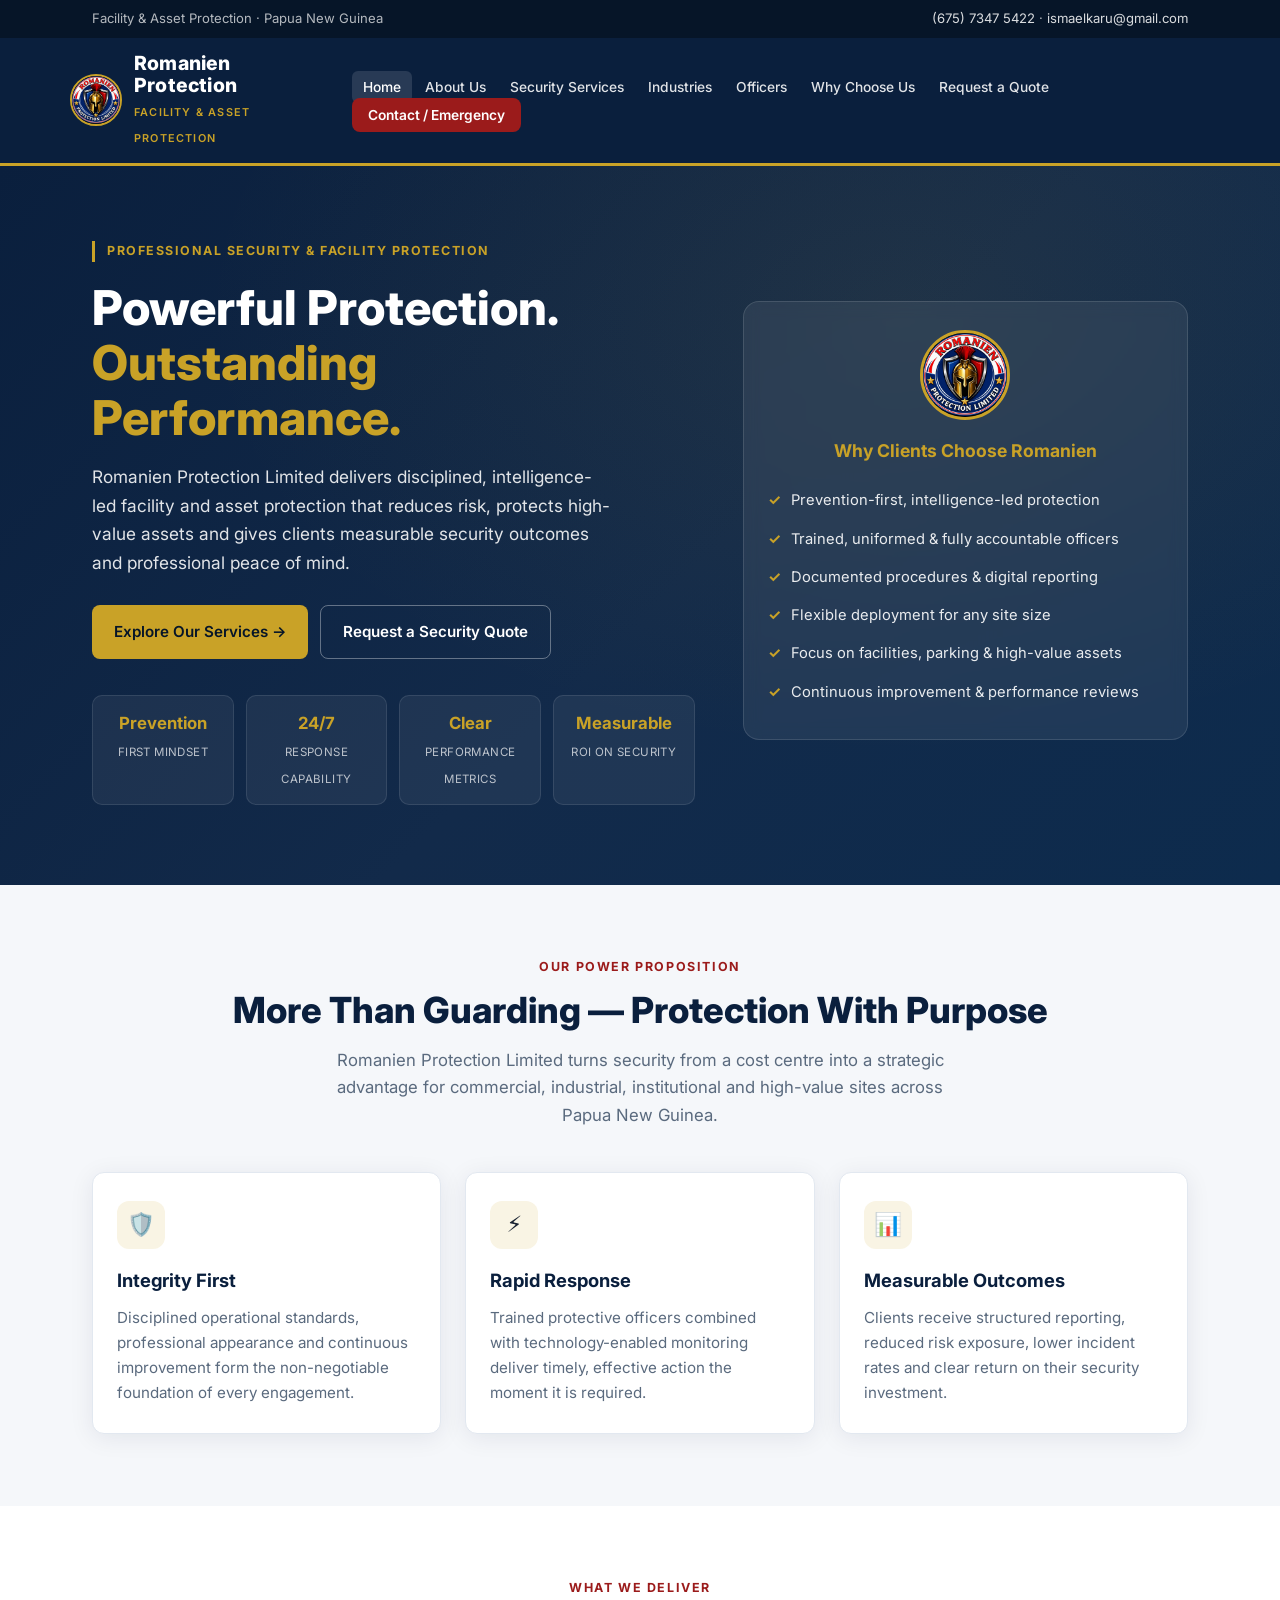
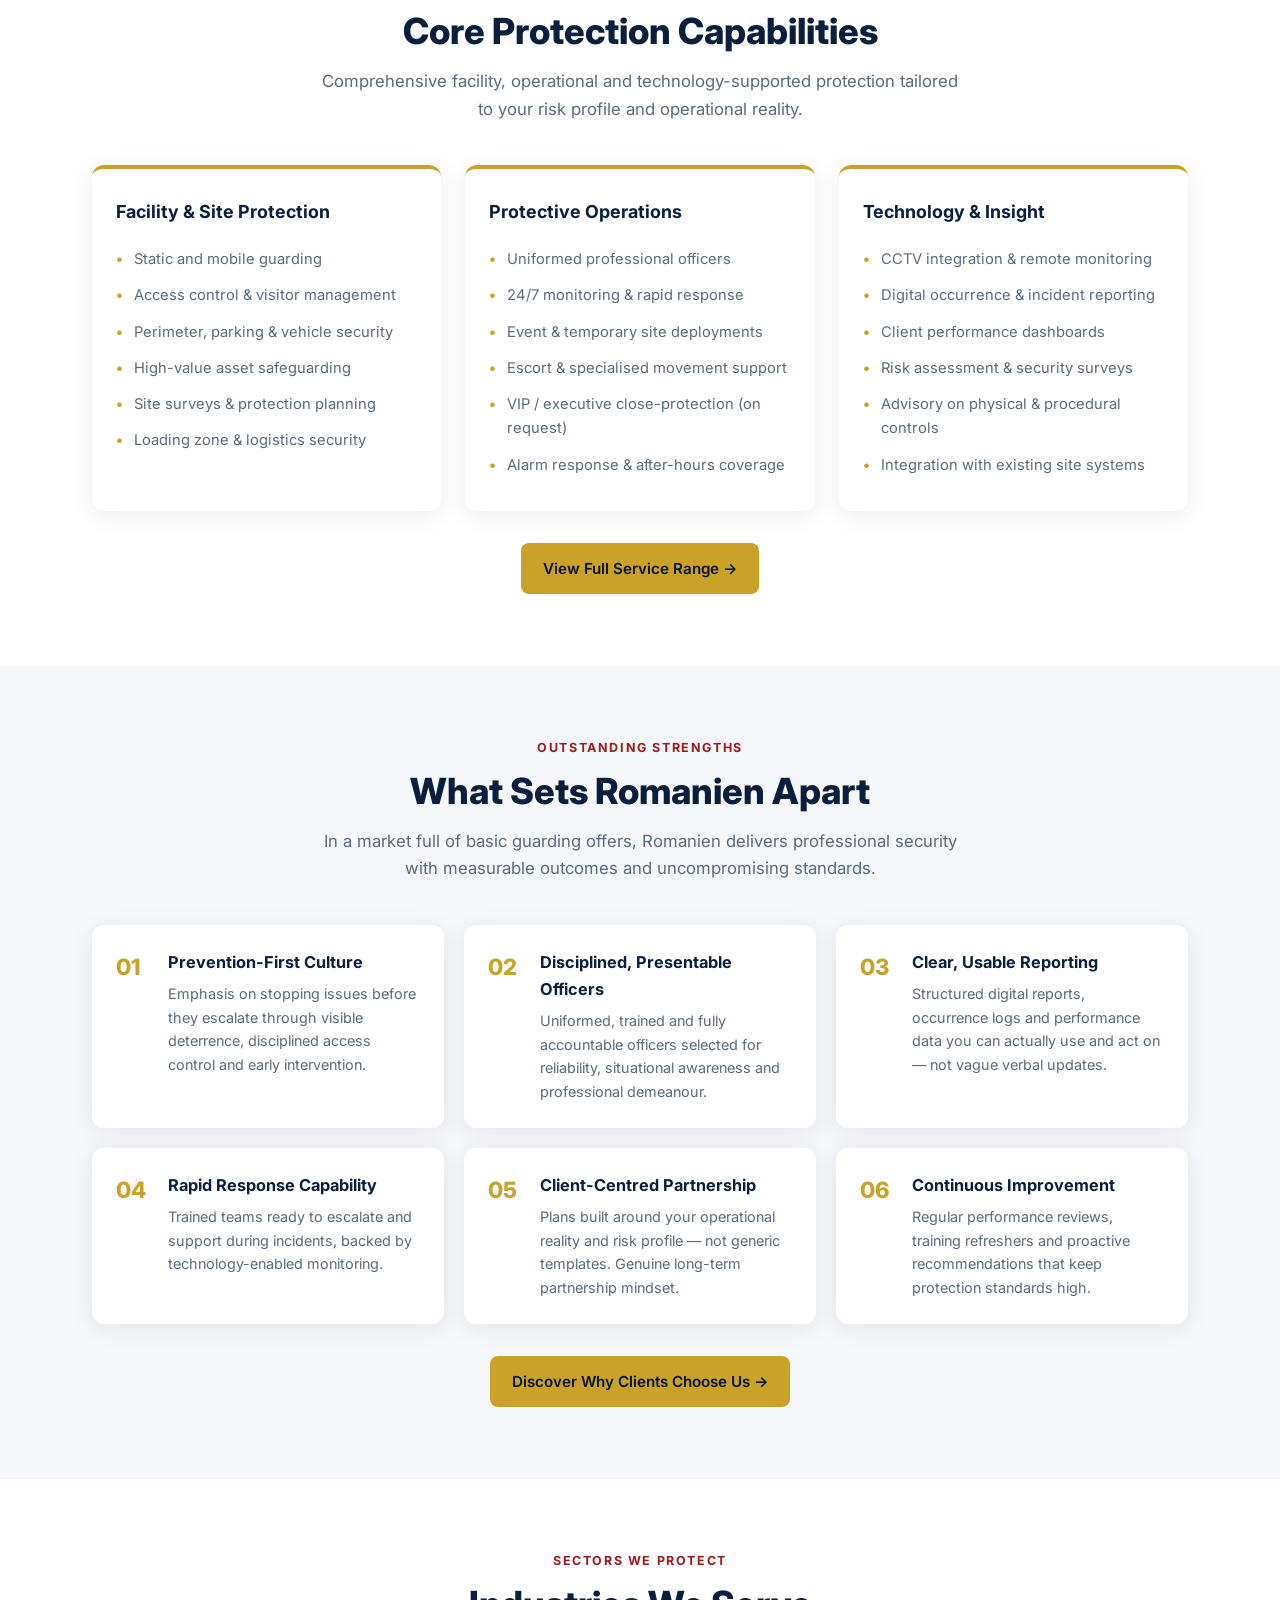
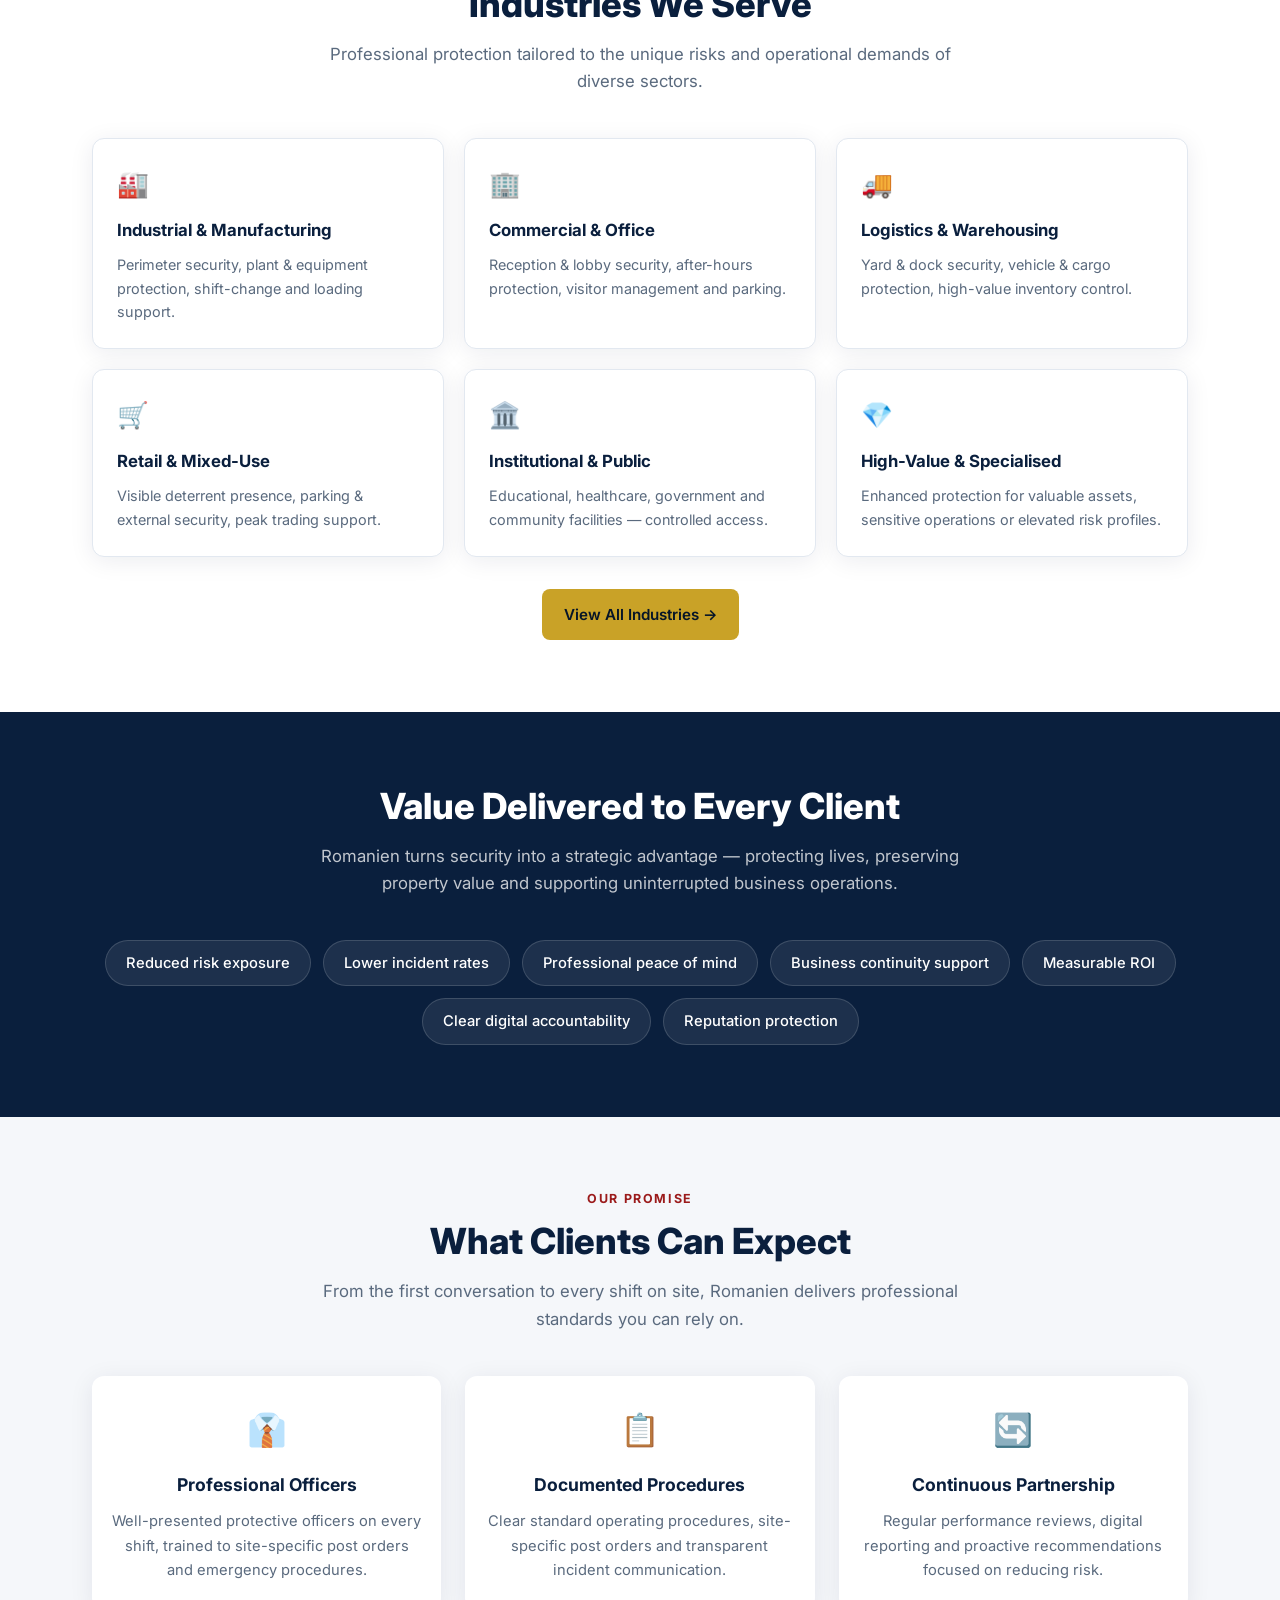
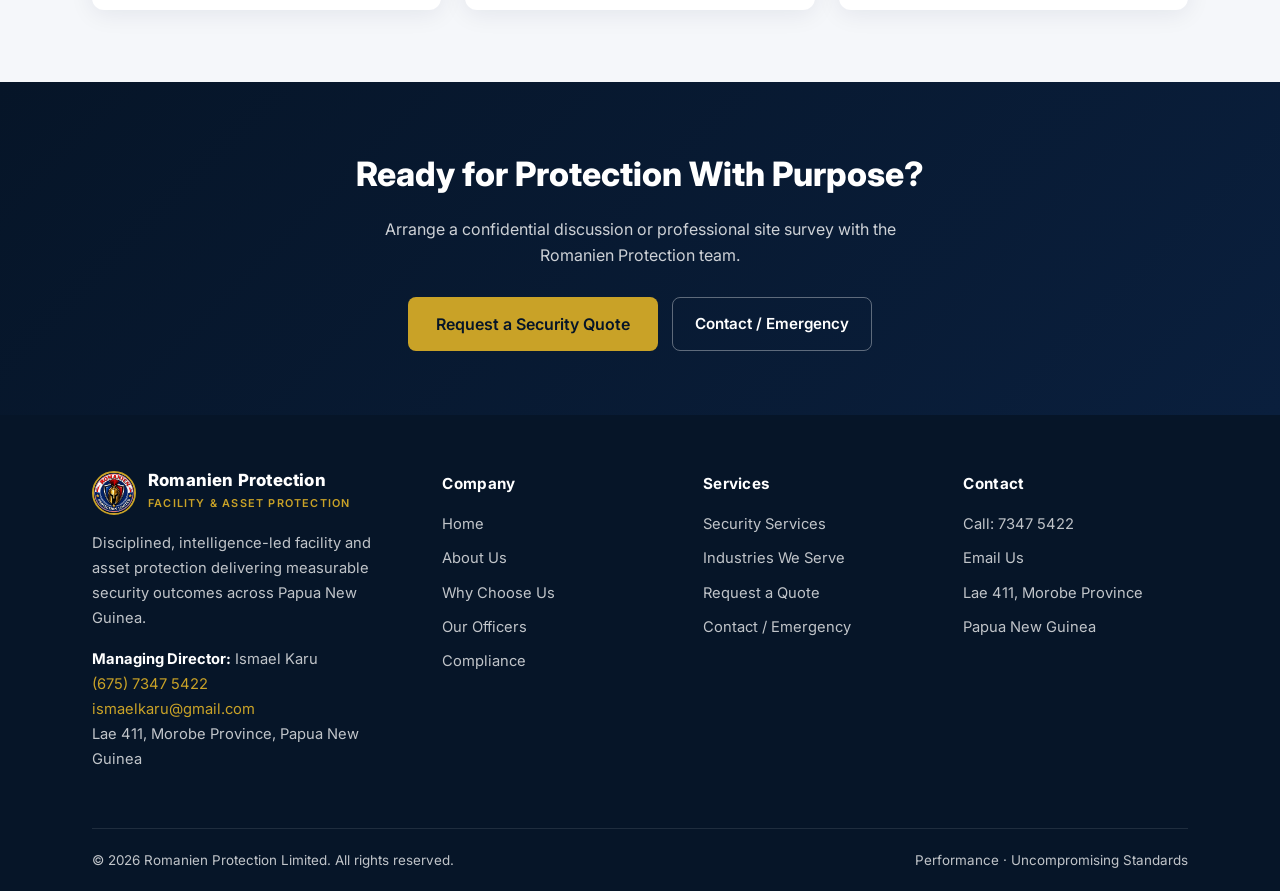
<file: index.html>
<!DOCTYPE html>
<html lang="en">
<head>
    <meta charset="UTF-8">
    <meta name="viewport" content="width=device-width, initial-scale=1.0">
    <title>Romanien Protection Limited | Powerful Facility & Asset Protection</title>
    <meta name="description" content="Romanien Protection Limited delivers disciplined, intelligence-led facility and asset protection in Papua New Guinea. Prevention-first security with measurable outcomes.">
    <link rel="preconnect" href="https://fonts.googleapis.com">
    <link rel="preconnect" href="https://fonts.gstatic.com" crossorigin>
    <link href="https://fonts.googleapis.com/css2?family=Inter:wght@400;500;600;700;800&display=swap" rel="stylesheet">
    <style>
        :root {
            --navy: #0a1f3d;
            --navy-dark: #061528;
            --navy-mid: #122a4a;
            --gold: #c9a227;
            --gold-hover: #b8911f;
            --gold-light: rgba(201, 162, 39, 0.12);
            --text: #1a2332;
            --text-muted: #5a6a7e;
            --bg: #f5f7fa;
            --white: #ffffff;
            --border: #e2e8f0;
            --radius: 12px;
            --shadow: 0 4px 24px rgba(10, 31, 61, 0.08);
            --shadow-lg: 0 16px 48px rgba(10, 31, 61, 0.14);
        }
        * { margin: 0; padding: 0; box-sizing: border-box; }
        body { font-family: 'Inter', system-ui, sans-serif; color: var(--text); background: var(--bg); line-height: 1.65; }
        .container { max-width: 1140px; margin: 0 auto; padding: 0 22px; }
        a { text-decoration: none; color: inherit; }
        img { max-width: 100%; display: block; }

        /* Header */
        .top-bar { background: var(--navy-dark); color: rgba(255,255,255,0.7); font-size: 0.82rem; padding: 8px 0; }
        .top-bar .container { display: flex; justify-content: space-between; align-items: center; flex-wrap: wrap; gap: 8px; }
        .top-bar a { color: rgba(255,255,255,0.85); }
        .top-bar a:hover { color: var(--gold); }
        header { background: var(--navy); position: sticky; top: 0; z-index: 1000; border-bottom: 3px solid var(--gold); }
        .header-inner { display: flex; align-items: center; justify-content: space-between; padding: 14px 0; gap: 20px; }
        .logo { display: flex; align-items: center; gap: 12px; }
        .logo img { width: 52px; height: 52px; border-radius: 50%; object-fit: cover; border: 2px solid var(--gold); }
        .logo-text h1 { font-size: 1.22rem; font-weight: 800; color: white; line-height: 1.15; letter-spacing: 0.2px; }
        .logo-text span { font-size: 0.68rem; color: var(--gold); font-weight: 600; letter-spacing: 1.2px; text-transform: uppercase; }
        .desktop-nav { display: flex; list-style: none; gap: 2px; flex-wrap: wrap; align-items: center; }
        .desktop-nav a { color: rgba(255,255,255,0.88); padding: 8px 11px; border-radius: 6px; font-size: 0.86rem; font-weight: 500; transition: all 0.2s; }
        .desktop-nav a:hover, .desktop-nav a.active { background: rgba(255,255,255,0.12); color: white; }
        .nav-cta { background: #9b1b1b !important; color: white !important; font-weight: 600 !important; padding: 9px 16px !important; border-radius: 8px !important; }
        .nav-cta:hover { background: #7f1616 !important; }
        .mobile-toggle { display: none; background: none; border: none; color: white; font-size: 1.7rem; cursor: pointer; padding: 6px; }

        /* Mobile menu */
        .mobile-menu { display: none; position: fixed; inset: 0; z-index: 2000; background: var(--navy); flex-direction: column; overflow-y: auto; }
        .mobile-menu.open { display: flex; }
        .mobile-menu-header { display: flex; justify-content: space-between; align-items: center; padding: 16px 20px; border-bottom: 1px solid rgba(255,255,255,0.1); }
        .mobile-close { background: none; border: none; color: white; font-size: 1.8rem; cursor: pointer; }
        .mobile-nav { list-style: none; padding: 16px 12px 30px; }
        .mobile-nav a { display: block; color: rgba(255,255,255,0.92); padding: 14px 16px; font-size: 1.05rem; font-weight: 500; border-radius: 8px; }
        .mobile-nav a:hover, .mobile-nav a.active { background: rgba(255,255,255,0.1); }
        .mobile-contact { margin-top: auto; padding: 24px; border-top: 1px solid rgba(255,255,255,0.1); color: rgba(255,255,255,0.8); font-size: 0.9rem; }
        .mobile-contact a { color: var(--gold); }

        /* Hero */
        .hero { background: linear-gradient(135deg, var(--navy) 0%, var(--navy-mid) 55%, #0d2b4d 100%); color: white; padding: 70px 0 80px; position: relative; overflow: hidden; }
        .hero::before { content: ''; position: absolute; inset: 0; background: radial-gradient(ellipse at 70% 20%, rgba(201,162,39,0.08) 0%, transparent 55%); pointer-events: none; }
        .hero-grid { display: grid; grid-template-columns: 1.15fr 0.85fr; gap: 48px; align-items: center; position: relative; }
        .hero-badge { display: inline-block; font-size: 0.78rem; font-weight: 700; letter-spacing: 1.5px; text-transform: uppercase; color: var(--gold); border-left: 3px solid var(--gold); padding-left: 12px; margin-bottom: 18px; }
        .hero h2 { font-size: clamp(2.1rem, 4.5vw, 3rem); font-weight: 800; line-height: 1.15; margin-bottom: 18px; }
        .hero h2 span { color: var(--gold); }
        .hero-lead { font-size: 1.08rem; color: rgba(255,255,255,0.88); max-width: 520px; margin-bottom: 28px; }
        .hero-btns { display: flex; flex-wrap: wrap; gap: 12px; margin-bottom: 36px; }
        .btn { display: inline-flex; align-items: center; gap: 8px; padding: 13px 22px; border-radius: 8px; font-weight: 600; font-size: 0.95rem; transition: all 0.2s; border: none; cursor: pointer; }
        .btn-primary { background: var(--gold); color: var(--navy-dark); }
        .btn-primary:hover { background: var(--gold-hover); transform: translateY(-1px); }
        .btn-outline { background: transparent; color: white; border: 1.5px solid rgba(255,255,255,0.35); }
        .btn-outline:hover { border-color: white; background: rgba(255,255,255,0.08); }
        .hero-stats { display: grid; grid-template-columns: repeat(4, 1fr); gap: 12px; }
        .stat-box { background: rgba(255,255,255,0.06); border: 1px solid rgba(255,255,255,0.1); border-radius: 10px; padding: 14px 10px; text-align: center; }
        .stat-box strong { display: block; color: var(--gold); font-size: 1.05rem; font-weight: 700; }
        .stat-box span { font-size: 0.72rem; color: rgba(255,255,255,0.7); text-transform: uppercase; letter-spacing: 0.4px; }
        .hero-card { background: rgba(255,255,255,0.07); border: 1px solid rgba(255,255,255,0.12); border-radius: 16px; padding: 28px 24px; backdrop-filter: blur(8px); }
        .hero-card .card-logo { width: 90px; height: 90px; margin: 0 auto 16px; border-radius: 50%; border: 3px solid var(--gold); object-fit: cover; }
        .hero-card h3 { text-align: center; color: var(--gold); font-size: 1.1rem; margin-bottom: 16px; }
        .hero-card ul { list-style: none; }
        .hero-card li { padding: 7px 0; font-size: 0.92rem; color: rgba(255,255,255,0.9); display: flex; gap: 10px; align-items: flex-start; }
        .hero-card li::before { content: '✓'; color: var(--gold); font-weight: 700; flex-shrink: 0; }

        /* Sections */
        section { padding: 72px 0; }
        .section-label { font-size: 0.78rem; font-weight: 700; letter-spacing: 1.6px; text-transform: uppercase; color: #9b1b1b; margin-bottom: 10px; text-align: center; }
        .section-title { font-size: clamp(1.7rem, 3.5vw, 2.25rem); font-weight: 800; text-align: center; color: var(--navy); margin-bottom: 14px; line-height: 1.25; }
        .section-lead { text-align: center; color: var(--text-muted); max-width: 640px; margin: 0 auto 42px; font-size: 1.05rem; }

        /* Value props */
        .value-grid { display: grid; grid-template-columns: repeat(3, 1fr); gap: 24px; }
        .value-card { background: var(--white); border-radius: var(--radius); padding: 28px 24px; box-shadow: var(--shadow); border: 1px solid var(--border); transition: transform 0.2s, box-shadow 0.2s; }
        .value-card:hover { transform: translateY(-4px); box-shadow: var(--shadow-lg); }
        .value-icon { width: 48px; height: 48px; background: var(--gold-light); border-radius: 12px; display: flex; align-items: center; justify-content: center; font-size: 1.4rem; margin-bottom: 16px; }
        .value-card h3 { font-size: 1.15rem; font-weight: 700; color: var(--navy); margin-bottom: 10px; }
        .value-card p { color: var(--text-muted); font-size: 0.95rem; }

        /* Services preview */
        .services-grid { display: grid; grid-template-columns: repeat(3, 1fr); gap: 24px; }
        .service-card { background: var(--white); border-radius: var(--radius); padding: 28px 24px; box-shadow: var(--shadow); border-top: 4px solid var(--gold); }
        .service-card h3 { font-size: 1.12rem; font-weight: 700; color: var(--navy); margin-bottom: 14px; }
        .service-card ul { list-style: none; }
        .service-card li { padding: 6px 0; font-size: 0.92rem; color: var(--text-muted); padding-left: 18px; position: relative; }
        .service-card li::before { content: '•'; color: var(--gold); position: absolute; left: 0; font-weight: 700; }

        /* Strengths */
        .strengths-grid { display: grid; grid-template-columns: repeat(3, 1fr); gap: 20px; }
        .strength-item { background: var(--white); border-radius: var(--radius); padding: 24px; box-shadow: var(--shadow); display: flex; gap: 16px; }
        .strength-num { font-size: 1.4rem; font-weight: 800; color: var(--gold); min-width: 36px; }
        .strength-item h4 { font-size: 1.02rem; font-weight: 700; color: var(--navy); margin-bottom: 6px; }
        .strength-item p { font-size: 0.9rem; color: var(--text-muted); }

        /* Industries */
        .industries-grid { display: grid; grid-template-columns: repeat(3, 1fr); gap: 20px; }
        .industry-card { background: var(--white); border-radius: var(--radius); padding: 24px; box-shadow: var(--shadow); border: 1px solid var(--border); transition: border-color 0.2s; }
        .industry-card:hover { border-color: var(--gold); }
        .industry-card .icon { font-size: 1.6rem; margin-bottom: 12px; }
        .industry-card h4 { font-size: 1.05rem; font-weight: 700; color: var(--navy); margin-bottom: 8px; }
        .industry-card p { font-size: 0.9rem; color: var(--text-muted); }

        /* Outcomes */
        .outcomes { background: var(--navy); color: white; }
        .outcomes .section-title { color: white; }
        .outcomes .section-lead { color: rgba(255,255,255,0.75); }
        .outcomes-list { display: flex; flex-wrap: wrap; justify-content: center; gap: 12px; }
        .outcome-tag { background: rgba(255,255,255,0.08); border: 1px solid rgba(255,255,255,0.15); border-radius: 50px; padding: 10px 20px; font-size: 0.92rem; font-weight: 500; }

        /* Promise */
        .promise-grid { display: grid; grid-template-columns: repeat(3, 1fr); gap: 24px; }
        .promise-card { text-align: center; padding: 28px 20px; background: var(--white); border-radius: var(--radius); box-shadow: var(--shadow); }
        .promise-card .icon { font-size: 2rem; margin-bottom: 14px; }
        .promise-card h3 { font-size: 1.1rem; font-weight: 700; color: var(--navy); margin-bottom: 10px; }
        .promise-card p { font-size: 0.92rem; color: var(--text-muted); }

        /* CTA */
        .cta-band { background: linear-gradient(135deg, var(--navy-dark), var(--navy)); color: white; padding: 64px 0; text-align: center; }
        .cta-band h2 { font-size: clamp(1.6rem, 3vw, 2.1rem); font-weight: 800; margin-bottom: 14px; }
        .cta-band p { color: rgba(255,255,255,0.8); max-width: 560px; margin: 0 auto 28px; }
        .cta-band .btn-primary { font-size: 1rem; padding: 14px 28px; }

        /* Footer */
        footer { background: var(--navy-dark); color: rgba(255,255,255,0.75); padding: 56px 0 0; font-size: 0.92rem; }
        .footer-grid { display: grid; grid-template-columns: 1.4fr 1fr 1fr 1fr; gap: 36px; padding-bottom: 40px; border-bottom: 1px solid rgba(255,255,255,0.1); }
        .footer-brand .logo { margin-bottom: 16px; }
        .footer-brand p { margin-bottom: 16px; line-height: 1.7; }
        .footer-col h4 { color: white; font-size: 0.95rem; font-weight: 700; margin-bottom: 16px; letter-spacing: 0.3px; }
        .footer-col ul { list-style: none; }
        .footer-col li { margin-bottom: 10px; }
        .footer-col a:hover { color: var(--gold); }
        .footer-bottom { padding: 20px 0; display: flex; justify-content: space-between; flex-wrap: wrap; gap: 10px; font-size: 0.84rem; }
        .footer-contact a { color: var(--gold); }

        /* Utilities */
        .text-center { text-align: center; }
        .mt-32 { margin-top: 32px; }
        .mb-0 { margin-bottom: 0; }

        @media (max-width: 980px) {
            .hero-grid, .value-grid, .services-grid, .strengths-grid, .industries-grid, .promise-grid { grid-template-columns: 1fr 1fr; }
            .footer-grid { grid-template-columns: 1fr 1fr; }
            .hero-stats { grid-template-columns: repeat(2, 1fr); }
        }
        @media (max-width: 720px) {
            .desktop-nav { display: none; }
            .mobile-toggle { display: block; }
            .hero-grid, .value-grid, .services-grid, .strengths-grid, .industries-grid, .promise-grid, .footer-grid { grid-template-columns: 1fr; }
            .hero { padding: 48px 0 56px; }
            .hero-stats { grid-template-columns: repeat(2, 1fr); }
            section { padding: 52px 0; }
        }
    </style>
</head>
<body>
    <div class="top-bar">
        <div class="container">
            <span>Facility & Asset Protection · Papua New Guinea</span>
            <span>
                <a href="tel:+67573475422">(675) 7347 5422</a> · 
                <a href="mailto:ismaelkaru@gmail.com">ismaelkaru@gmail.com</a>
            </span>
        </div>
    </div>

    <header>
        <div class="container header-inner">
            <a href="index.html" class="logo">
                <img src="logo.jpg" alt="Romanien Protection Limited logo">
                <div class="logo-text">
                    <h1>Romanien Protection</h1>
                    <span>Facility & Asset Protection</span>
                </div>
            </a>
            <nav>
                <ul class="desktop-nav">
                    <li><a href="index.html" class="active">Home</a></li>
                    <li><a href="about.html">About Us</a></li>
                    <li><a href="services.html">Security Services</a></li>
                    <li><a href="industries.html">Industries</a></li>
                    <li><a href="security-officers.html">Officers</a></li>
                    <li><a href="why-us.html">Why Choose Us</a></li>
                    <li><a href="quote.html">Request a Quote</a></li>
                    <li><a href="contact.html" class="nav-cta">Contact / Emergency</a></li>
                </ul>
            </nav>
            <button class="mobile-toggle" aria-label="Open menu" onclick="document.getElementById('mobileMenu').classList.add('open')">☰</button>
        </div>
    </header>

    <div class="mobile-menu" id="mobileMenu">
        <div class="mobile-menu-header">
            <div class="logo">
                <img src="logo.jpg" alt="Logo" style="width:42px;height:42px;border-radius:50%;border:2px solid var(--gold);">
                <div class="logo-text"><h1 style="font-size:1.1rem;color:white;">Romanien Protection</h1></div>
            </div>
            <button class="mobile-close" onclick="document.getElementById('mobileMenu').classList.remove('open')">×</button>
        </div>
        <ul class="mobile-nav">
            <li><a href="index.html" class="active">Home</a></li>
            <li><a href="about.html">About Us</a></li>
            <li><a href="services.html">Security Services</a></li>
            <li><a href="industries.html">Industries</a></li>
            <li><a href="security-officers.html">Our Security Officers</a></li>
            <li><a href="compliance.html">Compliance & Licensing</a></li>
            <li><a href="why-us.html">Why Choose Us</a></li>
            <li><a href="quote.html">Request a Quote</a></li>
            <li><a href="contact.html">Contact / Emergency</a></li>
        </ul>
        <div class="mobile-contact">
            <strong style="color:var(--gold);">Contact</strong><br>
            <a href="tel:+67573475422">(675) 7347 5422</a><br>
            <a href="mailto:ismaelkaru@gmail.com">ismaelkaru@gmail.com</a><br>
            Lae 411, Morobe Province, PNG
        </div>
    </div>

    <!-- HERO -->
    <section style="padding:0;">
        <div class="hero">
            <div class="container hero-grid">
                <div>
                    <div class="hero-badge">Professional Security & Facility Protection</div>
                    <h2>Powerful Protection.<br><span>Outstanding Performance.</span></h2>
                    <p class="hero-lead">Romanien Protection Limited delivers disciplined, intelligence-led facility and asset protection that reduces risk, protects high-value assets and gives clients measurable security outcomes and professional peace of mind.</p>
                    <div class="hero-btns">
                        <a href="services.html" class="btn btn-primary">Explore Our Services →</a>
                        <a href="quote.html" class="btn btn-outline">Request a Security Quote</a>
                    </div>
                    <div class="hero-stats">
                        <div class="stat-box"><strong>Prevention</strong><span>First Mindset</span></div>
                        <div class="stat-box"><strong>24/7</strong><span>Response Capability</span></div>
                        <div class="stat-box"><strong>Clear</strong><span>Performance Metrics</span></div>
                        <div class="stat-box"><strong>Measurable</strong><span>ROI on Security</span></div>
                    </div>
                </div>
                <div class="hero-card">
                    <img src="logo.jpg" alt="Romanien logo" class="card-logo">
                    <h3>Why Clients Choose Romanien</h3>
                    <ul>
                        <li>Prevention-first, intelligence-led protection</li>
                        <li>Trained, uniformed & fully accountable officers</li>
                        <li>Documented procedures & digital reporting</li>
                        <li>Flexible deployment for any site size</li>
                        <li>Focus on facilities, parking & high-value assets</li>
                        <li>Continuous improvement & performance reviews</li>
                    </ul>
                </div>
            </div>
        </div>
    </section>

    <!-- POWER PROPOSITION -->
    <section>
        <div class="container">
            <div class="section-label">Our Power Proposition</div>
            <h2 class="section-title">More Than Guarding — Protection With Purpose</h2>
            <p class="section-lead">Romanien Protection Limited turns security from a cost centre into a strategic advantage for commercial, industrial, institutional and high-value sites across Papua New Guinea.</p>
            <div class="value-grid">
                <div class="value-card">
                    <div class="value-icon">🛡️</div>
                    <h3>Integrity First</h3>
                    <p>Disciplined operational standards, professional appearance and continuous improvement form the non-negotiable foundation of every engagement.</p>
                </div>
                <div class="value-card">
                    <div class="value-icon">⚡</div>
                    <h3>Rapid Response</h3>
                    <p>Trained protective officers combined with technology-enabled monitoring deliver timely, effective action the moment it is required.</p>
                </div>
                <div class="value-card">
                    <div class="value-icon">📊</div>
                    <h3>Measurable Outcomes</h3>
                    <p>Clients receive structured reporting, reduced risk exposure, lower incident rates and clear return on their security investment.</p>
                </div>
            </div>
        </div>
    </section>

    <!-- CORE CAPABILITIES -->
    <section style="background:var(--white);">
        <div class="container">
            <div class="section-label">What We Deliver</div>
            <h2 class="section-title">Core Protection Capabilities</h2>
            <p class="section-lead">Comprehensive facility, operational and technology-supported protection tailored to your risk profile and operational reality.</p>
            <div class="services-grid">
                <div class="service-card">
                    <h3>Facility & Site Protection</h3>
                    <ul>
                        <li>Static and mobile guarding</li>
                        <li>Access control & visitor management</li>
                        <li>Perimeter, parking & vehicle security</li>
                        <li>High-value asset safeguarding</li>
                        <li>Site surveys & protection planning</li>
                        <li>Loading zone & logistics security</li>
                    </ul>
                </div>
                <div class="service-card">
                    <h3>Protective Operations</h3>
                    <ul>
                        <li>Uniformed professional officers</li>
                        <li>24/7 monitoring & rapid response</li>
                        <li>Event & temporary site deployments</li>
                        <li>Escort & specialised movement support</li>
                        <li>VIP / executive close-protection (on request)</li>
                        <li>Alarm response & after-hours coverage</li>
                    </ul>
                </div>
                <div class="service-card">
                    <h3>Technology & Insight</h3>
                    <ul>
                        <li>CCTV integration & remote monitoring</li>
                        <li>Digital occurrence & incident reporting</li>
                        <li>Client performance dashboards</li>
                        <li>Risk assessment & security surveys</li>
                        <li>Advisory on physical & procedural controls</li>
                        <li>Integration with existing site systems</li>
                    </ul>
                </div>
            </div>
            <div class="text-center mt-32">
                <a href="services.html" class="btn btn-primary">View Full Service Range →</a>
            </div>
        </div>
    </section>

    <!-- WHAT SETS US APART -->
    <section>
        <div class="container">
            <div class="section-label">Outstanding Strengths</div>
            <h2 class="section-title">What Sets Romanien Apart</h2>
            <p class="section-lead">In a market full of basic guarding offers, Romanien delivers professional security with measurable outcomes and uncompromising standards.</p>
            <div class="strengths-grid">
                <div class="strength-item">
                    <div class="strength-num">01</div>
                    <div>
                        <h4>Prevention-First Culture</h4>
                        <p>Emphasis on stopping issues before they escalate through visible deterrence, disciplined access control and early intervention.</p>
                    </div>
                </div>
                <div class="strength-item">
                    <div class="strength-num">02</div>
                    <div>
                        <h4>Disciplined, Presentable Officers</h4>
                        <p>Uniformed, trained and fully accountable officers selected for reliability, situational awareness and professional demeanour.</p>
                    </div>
                </div>
                <div class="strength-item">
                    <div class="strength-num">03</div>
                    <div>
                        <h4>Clear, Usable Reporting</h4>
                        <p>Structured digital reports, occurrence logs and performance data you can actually use and act on — not vague verbal updates.</p>
                    </div>
                </div>
                <div class="strength-item">
                    <div class="strength-num">04</div>
                    <div>
                        <h4>Rapid Response Capability</h4>
                        <p>Trained teams ready to escalate and support during incidents, backed by technology-enabled monitoring.</p>
                    </div>
                </div>
                <div class="strength-item">
                    <div class="strength-num">05</div>
                    <div>
                        <h4>Client-Centred Partnership</h4>
                        <p>Plans built around your operational reality and risk profile — not generic templates. Genuine long-term partnership mindset.</p>
                    </div>
                </div>
                <div class="strength-item">
                    <div class="strength-num">06</div>
                    <div>
                        <h4>Continuous Improvement</h4>
                        <p>Regular performance reviews, training refreshers and proactive recommendations that keep protection standards high.</p>
                    </div>
                </div>
            </div>
            <div class="text-center mt-32">
                <a href="why-us.html" class="btn btn-primary">Discover Why Clients Choose Us →</a>
            </div>
        </div>
    </section>

    <!-- INDUSTRIES -->
    <section style="background:var(--white);">
        <div class="container">
            <div class="section-label">Sectors We Protect</div>
            <h2 class="section-title">Industries We Serve</h2>
            <p class="section-lead">Professional protection tailored to the unique risks and operational demands of diverse sectors.</p>
            <div class="industries-grid">
                <div class="industry-card">
                    <div class="icon">🏭</div>
                    <h4>Industrial & Manufacturing</h4>
                    <p>Perimeter security, plant & equipment protection, shift-change and loading support.</p>
                </div>
                <div class="industry-card">
                    <div class="icon">🏢</div>
                    <h4>Commercial & Office</h4>
                    <p>Reception & lobby security, after-hours protection, visitor management and parking.</p>
                </div>
                <div class="industry-card">
                    <div class="icon">🚚</div>
                    <h4>Logistics & Warehousing</h4>
                    <p>Yard & dock security, vehicle & cargo protection, high-value inventory control.</p>
                </div>
                <div class="industry-card">
                    <div class="icon">🛒</div>
                    <h4>Retail & Mixed-Use</h4>
                    <p>Visible deterrent presence, parking & external security, peak trading support.</p>
                </div>
                <div class="industry-card">
                    <div class="icon">🏛️</div>
                    <h4>Institutional & Public</h4>
                    <p>Educational, healthcare, government and community facilities — controlled access.</p>
                </div>
                <div class="industry-card">
                    <div class="icon">💎</div>
                    <h4>High-Value & Specialised</h4>
                    <p>Enhanced protection for valuable assets, sensitive operations or elevated risk profiles.</p>
                </div>
            </div>
            <div class="text-center mt-32">
                <a href="industries.html" class="btn btn-primary">View All Industries →</a>
            </div>
        </div>
    </section>

    <!-- VALUE DELIVERED -->
    <section class="outcomes">
        <div class="container">
            <h2 class="section-title">Value Delivered to Every Client</h2>
            <p class="section-lead">Romanien turns security into a strategic advantage — protecting lives, preserving property value and supporting uninterrupted business operations.</p>
            <div class="outcomes-list">
                <span class="outcome-tag">Reduced risk exposure</span>
                <span class="outcome-tag">Lower incident rates</span>
                <span class="outcome-tag">Professional peace of mind</span>
                <span class="outcome-tag">Business continuity support</span>
                <span class="outcome-tag">Measurable ROI</span>
                <span class="outcome-tag">Clear digital accountability</span>
                <span class="outcome-tag">Reputation protection</span>
            </div>
        </div>
    </section>

    <!-- CLIENT EXPECTATIONS -->
    <section>
        <div class="container">
            <div class="section-label">Our Promise</div>
            <h2 class="section-title">What Clients Can Expect</h2>
            <p class="section-lead">From the first conversation to every shift on site, Romanien delivers professional standards you can rely on.</p>
            <div class="promise-grid">
                <div class="promise-card">
                    <div class="icon">👔</div>
                    <h3>Professional Officers</h3>
                    <p>Well-presented protective officers on every shift, trained to site-specific post orders and emergency procedures.</p>
                </div>
                <div class="promise-card">
                    <div class="icon">📋</div>
                    <h3>Documented Procedures</h3>
                    <p>Clear standard operating procedures, site-specific post orders and transparent incident communication.</p>
                </div>
                <div class="promise-card">
                    <div class="icon">🔄</div>
                    <h3>Continuous Partnership</h3>
                    <p>Regular performance reviews, digital reporting and proactive recommendations focused on reducing risk.</p>
                </div>
            </div>
        </div>
    </section>

    <!-- CTA -->
    <section class="cta-band">
        <div class="container">
            <h2>Ready for Protection With Purpose?</h2>
            <p>Arrange a confidential discussion or professional site survey with the Romanien Protection team.</p>
            <div style="display:flex;gap:14px;justify-content:center;flex-wrap:wrap;">
                <a href="quote.html" class="btn btn-primary">Request a Security Quote</a>
                <a href="contact.html" class="btn btn-outline">Contact / Emergency</a>
            </div>
        </div>
    </section>

    <!-- FOOTER -->
    <footer>
        <div class="container">
            <div class="footer-grid">
                <div class="footer-brand">
                    <a href="index.html" class="logo">
                        <img src="logo.jpg" alt="Logo" style="width:44px;height:44px;border-radius:50%;border:2px solid var(--gold);">
                        <div class="logo-text">
                            <h1 style="font-size:1.05rem;color:white;">Romanien Protection</h1>
                            <span>Facility & Asset Protection</span>
                        </div>
                    </a>
                    <p>Disciplined, intelligence-led facility and asset protection delivering measurable security outcomes across Papua New Guinea.</p>
                    <p class="footer-contact">
                        <strong style="color:white;">Managing Director:</strong> Ismael Karu<br>
                        <a href="tel:+67573475422">(675) 7347 5422</a><br>
                        <a href="mailto:ismaelkaru@gmail.com">ismaelkaru@gmail.com</a><br>
                        Lae 411, Morobe Province, Papua New Guinea
                    </p>
                </div>
                <div class="footer-col">
                    <h4>Company</h4>
                    <ul>
                        <li><a href="index.html">Home</a></li>
                        <li><a href="about.html">About Us</a></li>
                        <li><a href="why-us.html">Why Choose Us</a></li>
                        <li><a href="security-officers.html">Our Officers</a></li>
                        <li><a href="compliance.html">Compliance</a></li>
                    </ul>
                </div>
                <div class="footer-col">
                    <h4>Services</h4>
                    <ul>
                        <li><a href="services.html">Security Services</a></li>
                        <li><a href="industries.html">Industries We Serve</a></li>
                        <li><a href="quote.html">Request a Quote</a></li>
                        <li><a href="contact.html">Contact / Emergency</a></li>
                    </ul>
                </div>
                <div class="footer-col">
                    <h4>Contact</h4>
                    <ul>
                        <li><a href="tel:+67573475422">Call: 7347 5422</a></li>
                        <li><a href="mailto:ismaelkaru@gmail.com">Email Us</a></li>
                        <li>Lae 411, Morobe Province</li>
                        <li>Papua New Guinea</li>
                    </ul>
                </div>
            </div>
            <div class="footer-bottom">
                <span>© 2026 Romanien Protection Limited. All rights reserved.</span>
                <span>Performance · Uncompromising Standards</span>
            </div>
        </div>
    </footer>

    <script>
        // Close mobile menu on link click
        document.querySelectorAll('.mobile-nav a').forEach(a => {
            a.addEventListener('click', () => document.getElementById('mobileMenu').classList.remove('open'));
        });
    </script>
</body>
</html>
</file>
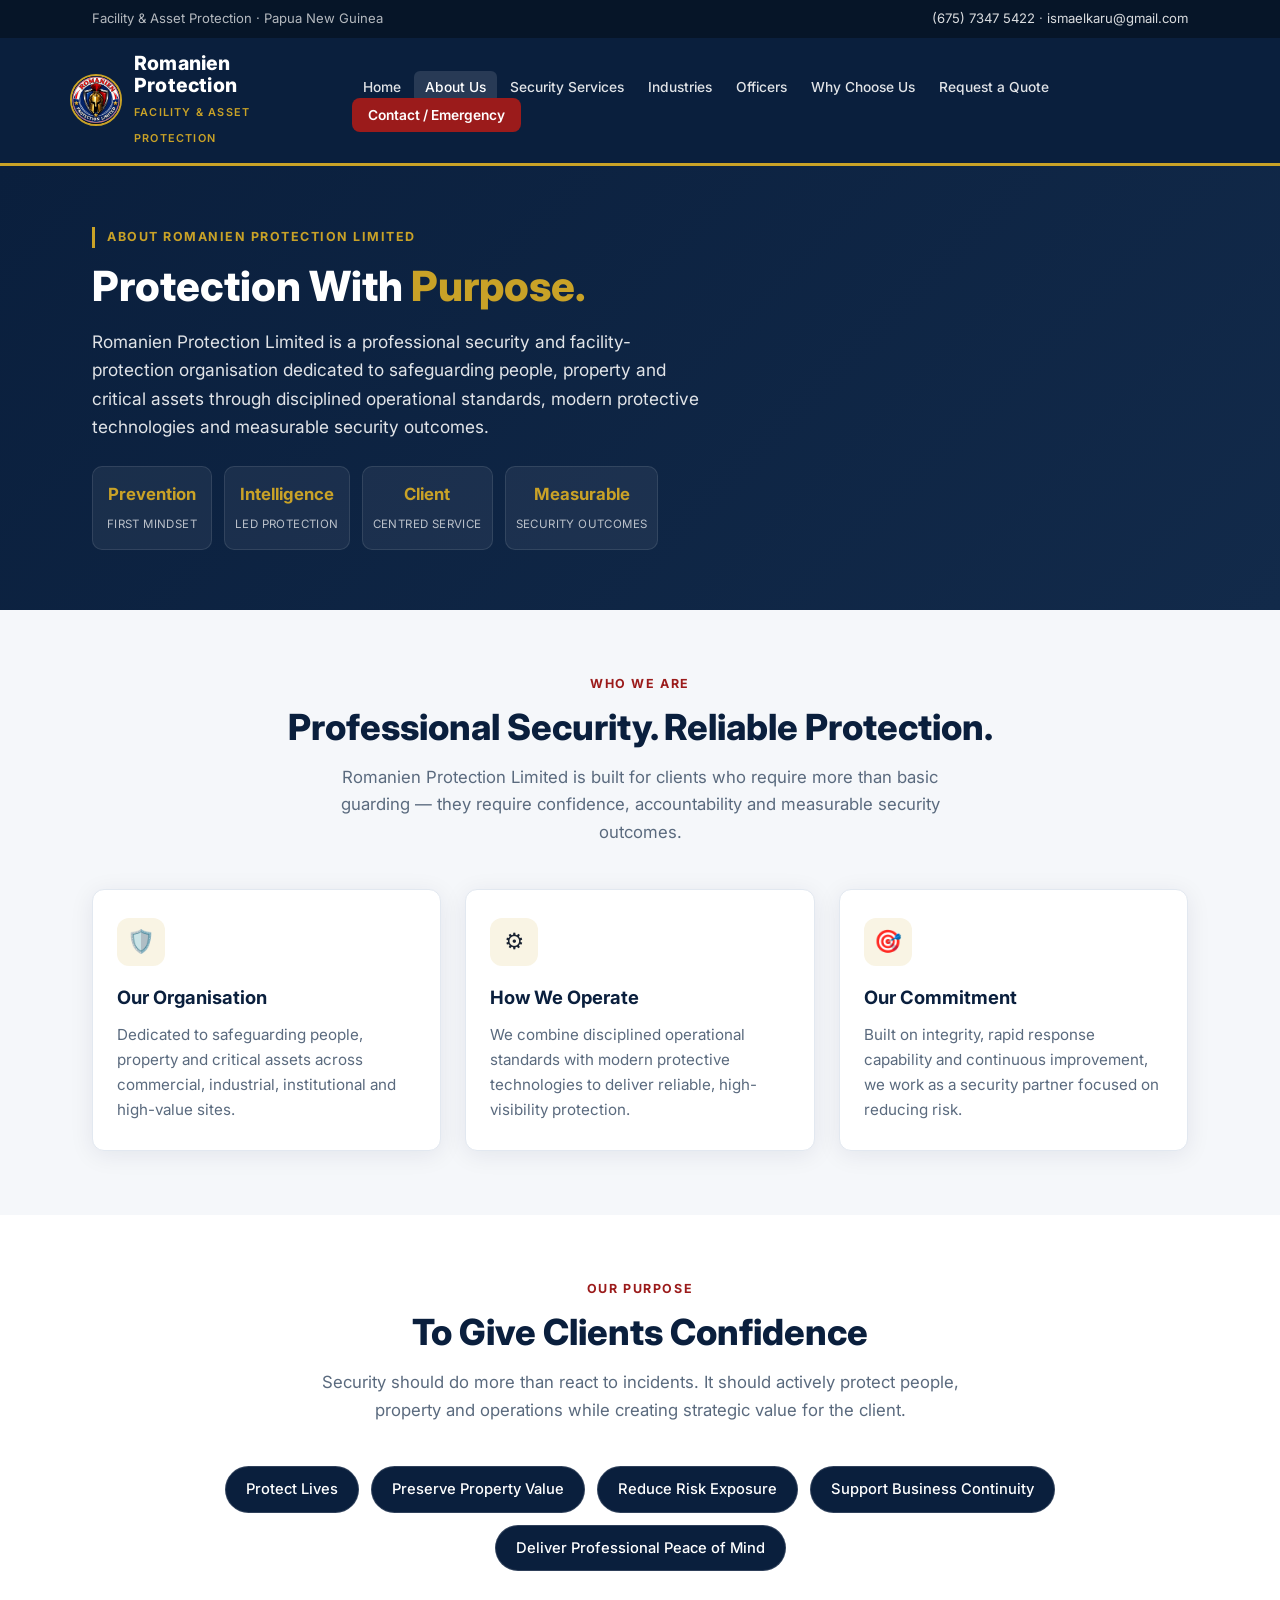
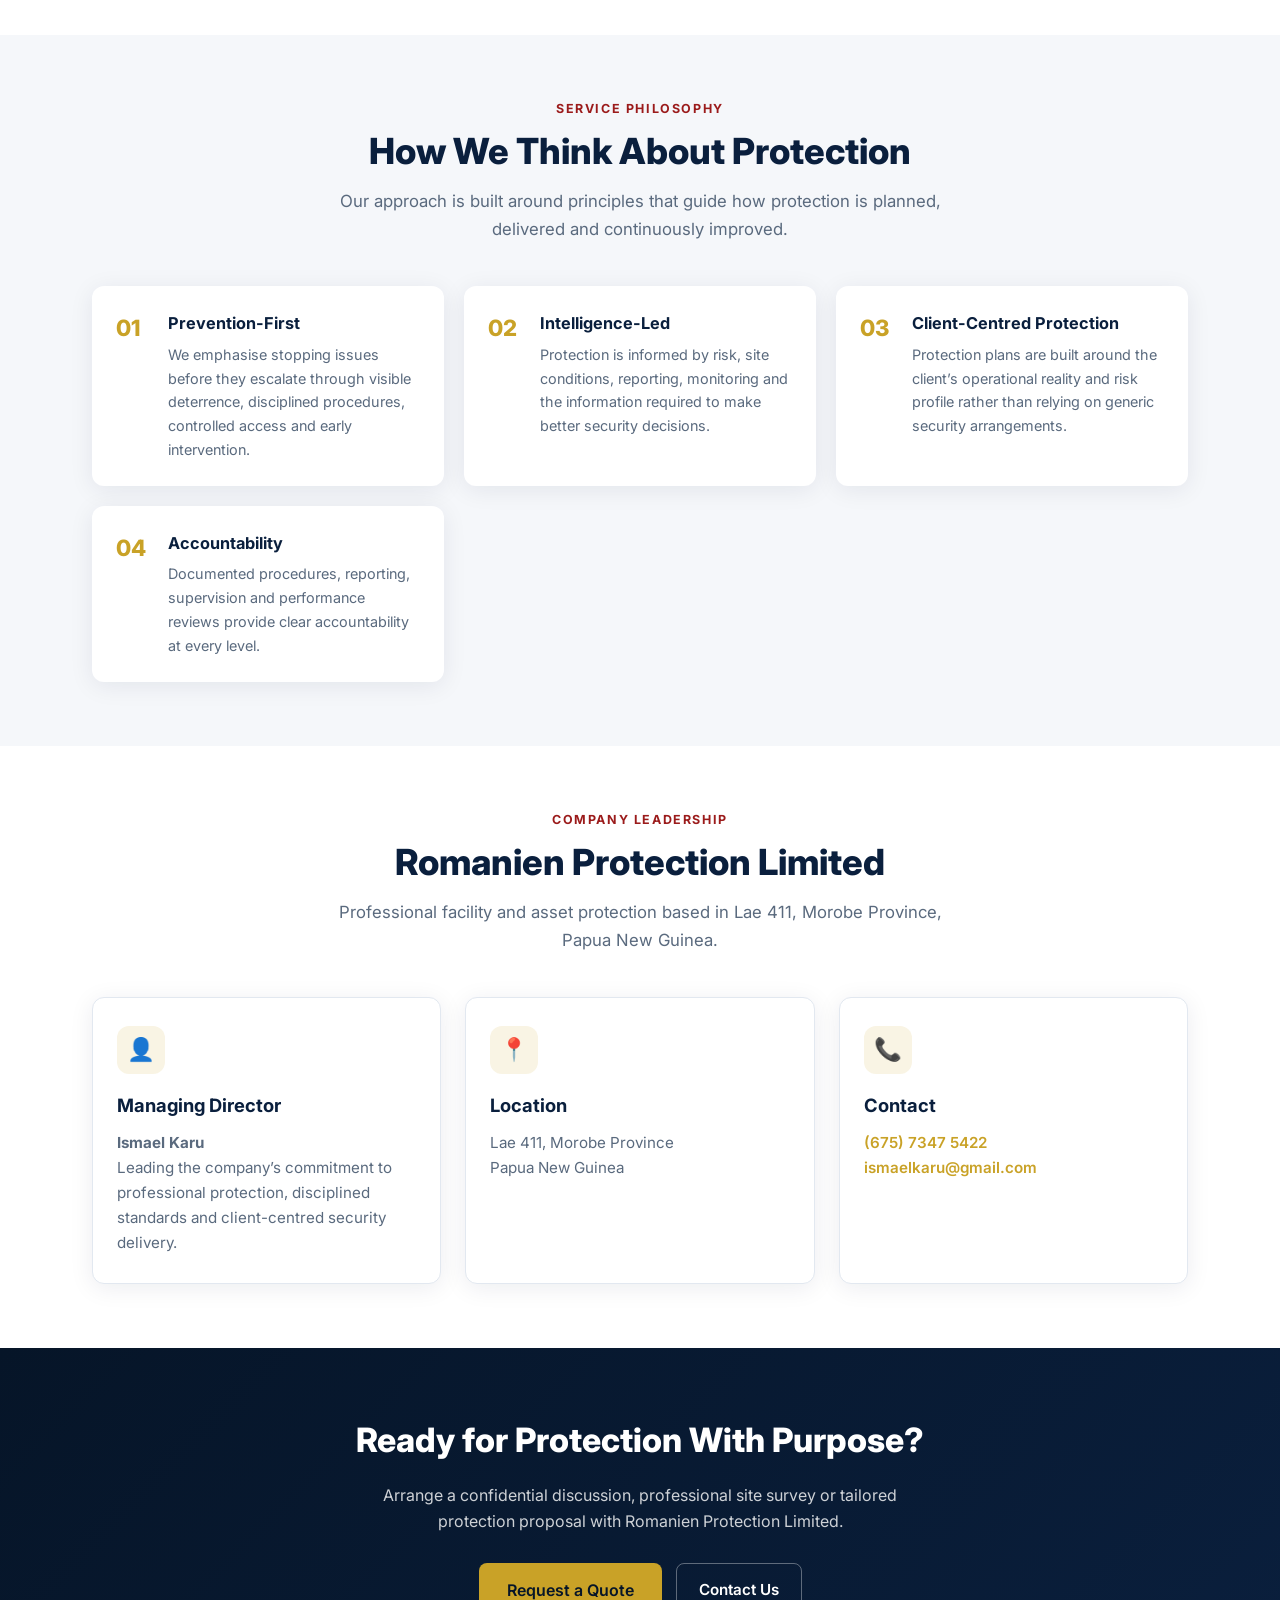
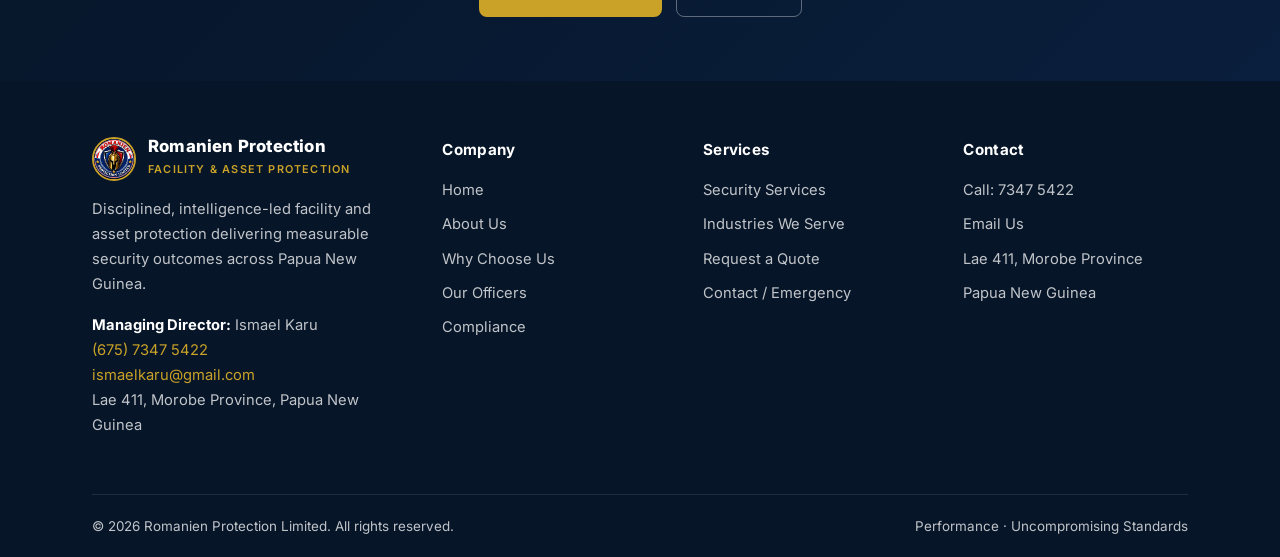
<file: about.html>
<!DOCTYPE html>
<html lang="en">
<head>
    <meta charset="UTF-8">
    <meta name="viewport" content="width=device-width, initial-scale=1.0">
    <title>About Us | Romanien Protection Limited</title>
    <meta name="description" content="Learn about Romanien Protection Limited — professional facility and asset protection in Papua New Guinea led by Ismael Karu.">
    <link rel="preconnect" href="https://fonts.googleapis.com">
    <link rel="preconnect" href="https://fonts.gstatic.com" crossorigin>
    <link href="https://fonts.googleapis.com/css2?family=Inter:wght@400;500;600;700;800&display=swap" rel="stylesheet">
    <style>
        :root {
            --navy: #0a1f3d;
            --navy-dark: #061528;
            --navy-mid: #122a4a;
            --gold: #c9a227;
            --gold-hover: #b8911f;
            --gold-light: rgba(201, 162, 39, 0.12);
            --text: #1a2332;
            --text-muted: #5a6a7e;
            --bg: #f5f7fa;
            --white: #ffffff;
            --border: #e2e8f0;
            --radius: 12px;
            --shadow: 0 4px 24px rgba(10, 31, 61, 0.08);
            --shadow-lg: 0 16px 48px rgba(10, 31, 61, 0.14);
        }
        * { margin: 0; padding: 0; box-sizing: border-box; }
        body { font-family: 'Inter', system-ui, sans-serif; color: var(--text); background: var(--bg); line-height: 1.65; }
        .container { max-width: 1140px; margin: 0 auto; padding: 0 22px; }
        a { text-decoration: none; color: inherit; }
        img { max-width: 100%; display: block; }

        /* Header */
        .top-bar { background: var(--navy-dark); color: rgba(255,255,255,0.7); font-size: 0.82rem; padding: 8px 0; }
        .top-bar .container { display: flex; justify-content: space-between; align-items: center; flex-wrap: wrap; gap: 8px; }
        .top-bar a { color: rgba(255,255,255,0.85); }
        .top-bar a:hover { color: var(--gold); }
        header { background: var(--navy); position: sticky; top: 0; z-index: 1000; border-bottom: 3px solid var(--gold); }
        .header-inner { display: flex; align-items: center; justify-content: space-between; padding: 14px 0; gap: 20px; }
        .logo { display: flex; align-items: center; gap: 12px; }
        .logo img { width: 52px; height: 52px; border-radius: 50%; object-fit: cover; border: 2px solid var(--gold); }
        .logo-text h1 { font-size: 1.22rem; font-weight: 800; color: white; line-height: 1.15; letter-spacing: 0.2px; }
        .logo-text span { font-size: 0.68rem; color: var(--gold); font-weight: 600; letter-spacing: 1.2px; text-transform: uppercase; }
        .desktop-nav { display: flex; list-style: none; gap: 2px; flex-wrap: wrap; align-items: center; }
        .desktop-nav a { color: rgba(255,255,255,0.88); padding: 8px 11px; border-radius: 6px; font-size: 0.86rem; font-weight: 500; transition: all 0.2s; }
        .desktop-nav a:hover, .desktop-nav a.active { background: rgba(255,255,255,0.12); color: white; }
        .nav-cta { background: #9b1b1b !important; color: white !important; font-weight: 600 !important; padding: 9px 16px !important; border-radius: 8px !important; }
        .nav-cta:hover { background: #7f1616 !important; }
        .mobile-toggle { display: none; background: none; border: none; color: white; font-size: 1.7rem; cursor: pointer; padding: 6px; }

        /* Mobile menu */
        .mobile-menu { display: none; position: fixed; inset: 0; z-index: 2000; background: var(--navy); flex-direction: column; overflow-y: auto; }
        .mobile-menu.open { display: flex; }
        .mobile-menu-header { display: flex; justify-content: space-between; align-items: center; padding: 16px 20px; border-bottom: 1px solid rgba(255,255,255,0.1); }
        .mobile-close { background: none; border: none; color: white; font-size: 1.8rem; cursor: pointer; }
        .mobile-nav { list-style: none; padding: 16px 12px 30px; }
        .mobile-nav a { display: block; color: rgba(255,255,255,0.92); padding: 14px 16px; font-size: 1.05rem; font-weight: 500; border-radius: 8px; }
        .mobile-nav a:hover, .mobile-nav a.active { background: rgba(255,255,255,0.1); }
        .mobile-contact { margin-top: auto; padding: 24px; border-top: 1px solid rgba(255,255,255,0.1); color: rgba(255,255,255,0.8); font-size: 0.9rem; }
        .mobile-contact a { color: var(--gold); }

        /* Hero */
        .hero { background: linear-gradient(135deg, var(--navy) 0%, var(--navy-mid) 55%, #0d2b4d 100%); color: white; padding: 70px 0 80px; position: relative; overflow: hidden; }
        .hero::before { content: ''; position: absolute; inset: 0; background: radial-gradient(ellipse at 70% 20%, rgba(201,162,39,0.08) 0%, transparent 55%); pointer-events: none; }
        .hero-grid { display: grid; grid-template-columns: 1.15fr 0.85fr; gap: 48px; align-items: center; position: relative; }
        .hero-badge { display: inline-block; font-size: 0.78rem; font-weight: 700; letter-spacing: 1.5px; text-transform: uppercase; color: var(--gold); border-left: 3px solid var(--gold); padding-left: 12px; margin-bottom: 18px; }
        .hero h2 { font-size: clamp(2.1rem, 4.5vw, 3rem); font-weight: 800; line-height: 1.15; margin-bottom: 18px; }
        .hero h2 span { color: var(--gold); }
        .hero-lead { font-size: 1.08rem; color: rgba(255,255,255,0.88); max-width: 520px; margin-bottom: 28px; }
        .hero-btns { display: flex; flex-wrap: wrap; gap: 12px; margin-bottom: 36px; }
        .btn { display: inline-flex; align-items: center; gap: 8px; padding: 13px 22px; border-radius: 8px; font-weight: 600; font-size: 0.95rem; transition: all 0.2s; border: none; cursor: pointer; }
        .btn-primary { background: var(--gold); color: var(--navy-dark); }
        .btn-primary:hover { background: var(--gold-hover); transform: translateY(-1px); }
        .btn-outline { background: transparent; color: white; border: 1.5px solid rgba(255,255,255,0.35); }
        .btn-outline:hover { border-color: white; background: rgba(255,255,255,0.08); }
        .hero-stats { display: grid; grid-template-columns: repeat(4, 1fr); gap: 12px; }
        .stat-box { background: rgba(255,255,255,0.06); border: 1px solid rgba(255,255,255,0.1); border-radius: 10px; padding: 14px 10px; text-align: center; }
        .stat-box strong { display: block; color: var(--gold); font-size: 1.05rem; font-weight: 700; }
        .stat-box span { font-size: 0.72rem; color: rgba(255,255,255,0.7); text-transform: uppercase; letter-spacing: 0.4px; }
        .hero-card { background: rgba(255,255,255,0.07); border: 1px solid rgba(255,255,255,0.12); border-radius: 16px; padding: 28px 24px; backdrop-filter: blur(8px); }
        .hero-card .card-logo { width: 90px; height: 90px; margin: 0 auto 16px; border-radius: 50%; border: 3px solid var(--gold); object-fit: cover; }
        .hero-card h3 { text-align: center; color: var(--gold); font-size: 1.1rem; margin-bottom: 16px; }
        .hero-card ul { list-style: none; }
        .hero-card li { padding: 7px 0; font-size: 0.92rem; color: rgba(255,255,255,0.9); display: flex; gap: 10px; align-items: flex-start; }
        .hero-card li::before { content: '✓'; color: var(--gold); font-weight: 700; flex-shrink: 0; }

        /* Sections */
        section { padding: 72px 0; }
        .section-label { font-size: 0.78rem; font-weight: 700; letter-spacing: 1.6px; text-transform: uppercase; color: #9b1b1b; margin-bottom: 10px; text-align: center; }
        .section-title { font-size: clamp(1.7rem, 3.5vw, 2.25rem); font-weight: 800; text-align: center; color: var(--navy); margin-bottom: 14px; line-height: 1.25; }
        .section-lead { text-align: center; color: var(--text-muted); max-width: 640px; margin: 0 auto 42px; font-size: 1.05rem; }

        /* Value props */
        .value-grid { display: grid; grid-template-columns: repeat(3, 1fr); gap: 24px; }
        .value-card { background: var(--white); border-radius: var(--radius); padding: 28px 24px; box-shadow: var(--shadow); border: 1px solid var(--border); transition: transform 0.2s, box-shadow 0.2s; }
        .value-card:hover { transform: translateY(-4px); box-shadow: var(--shadow-lg); }
        .value-icon { width: 48px; height: 48px; background: var(--gold-light); border-radius: 12px; display: flex; align-items: center; justify-content: center; font-size: 1.4rem; margin-bottom: 16px; }
        .value-card h3 { font-size: 1.15rem; font-weight: 700; color: var(--navy); margin-bottom: 10px; }
        .value-card p { color: var(--text-muted); font-size: 0.95rem; }

        /* Services preview */
        .services-grid { display: grid; grid-template-columns: repeat(3, 1fr); gap: 24px; }
        .service-card { background: var(--white); border-radius: var(--radius); padding: 28px 24px; box-shadow: var(--shadow); border-top: 4px solid var(--gold); }
        .service-card h3 { font-size: 1.12rem; font-weight: 700; color: var(--navy); margin-bottom: 14px; }
        .service-card ul { list-style: none; }
        .service-card li { padding: 6px 0; font-size: 0.92rem; color: var(--text-muted); padding-left: 18px; position: relative; }
        .service-card li::before { content: '•'; color: var(--gold); position: absolute; left: 0; font-weight: 700; }

        /* Strengths */
        .strengths-grid { display: grid; grid-template-columns: repeat(3, 1fr); gap: 20px; }
        .strength-item { background: var(--white); border-radius: var(--radius); padding: 24px; box-shadow: var(--shadow); display: flex; gap: 16px; }
        .strength-num { font-size: 1.4rem; font-weight: 800; color: var(--gold); min-width: 36px; }
        .strength-item h4 { font-size: 1.02rem; font-weight: 700; color: var(--navy); margin-bottom: 6px; }
        .strength-item p { font-size: 0.9rem; color: var(--text-muted); }

        /* Industries */
        .industries-grid { display: grid; grid-template-columns: repeat(3, 1fr); gap: 20px; }
        .industry-card { background: var(--white); border-radius: var(--radius); padding: 24px; box-shadow: var(--shadow); border: 1px solid var(--border); transition: border-color 0.2s; }
        .industry-card:hover { border-color: var(--gold); }
        .industry-card .icon { font-size: 1.6rem; margin-bottom: 12px; }
        .industry-card h4 { font-size: 1.05rem; font-weight: 700; color: var(--navy); margin-bottom: 8px; }
        .industry-card p { font-size: 0.9rem; color: var(--text-muted); }

        /* Outcomes */
        .outcomes { background: var(--navy); color: white; }
        .outcomes .section-title { color: white; }
        .outcomes .section-lead { color: rgba(255,255,255,0.75); }
        .outcomes-list { display: flex; flex-wrap: wrap; justify-content: center; gap: 12px; }
        .outcome-tag { background: rgba(255,255,255,0.08); border: 1px solid rgba(255,255,255,0.15); border-radius: 50px; padding: 10px 20px; font-size: 0.92rem; font-weight: 500; }

        /* Promise */
        .promise-grid { display: grid; grid-template-columns: repeat(3, 1fr); gap: 24px; }
        .promise-card { text-align: center; padding: 28px 20px; background: var(--white); border-radius: var(--radius); box-shadow: var(--shadow); }
        .promise-card .icon { font-size: 2rem; margin-bottom: 14px; }
        .promise-card h3 { font-size: 1.1rem; font-weight: 700; color: var(--navy); margin-bottom: 10px; }
        .promise-card p { font-size: 0.92rem; color: var(--text-muted); }

        /* CTA */
        .cta-band { background: linear-gradient(135deg, var(--navy-dark), var(--navy)); color: white; padding: 64px 0; text-align: center; }
        .cta-band h2 { font-size: clamp(1.6rem, 3vw, 2.1rem); font-weight: 800; margin-bottom: 14px; }
        .cta-band p { color: rgba(255,255,255,0.8); max-width: 560px; margin: 0 auto 28px; }
        .cta-band .btn-primary { font-size: 1rem; padding: 14px 28px; }

        /* Footer */
        footer { background: var(--navy-dark); color: rgba(255,255,255,0.75); padding: 56px 0 0; font-size: 0.92rem; }
        .footer-grid { display: grid; grid-template-columns: 1.4fr 1fr 1fr 1fr; gap: 36px; padding-bottom: 40px; border-bottom: 1px solid rgba(255,255,255,0.1); }
        .footer-brand .logo { margin-bottom: 16px; }
        .footer-brand p { margin-bottom: 16px; line-height: 1.7; }
        .footer-col h4 { color: white; font-size: 0.95rem; font-weight: 700; margin-bottom: 16px; letter-spacing: 0.3px; }
        .footer-col ul { list-style: none; }
        .footer-col li { margin-bottom: 10px; }
        .footer-col a:hover { color: var(--gold); }
        .footer-bottom { padding: 20px 0; display: flex; justify-content: space-between; flex-wrap: wrap; gap: 10px; font-size: 0.84rem; }
        .footer-contact a { color: var(--gold); }

        /* Utilities */
        .text-center { text-align: center; }
        .mt-32 { margin-top: 32px; }
        .mb-0 { margin-bottom: 0; }

        @media (max-width: 980px) {
            .hero-grid, .value-grid, .services-grid, .strengths-grid, .industries-grid, .promise-grid { grid-template-columns: 1fr 1fr; }
            .footer-grid { grid-template-columns: 1fr 1fr; }
            .hero-stats { grid-template-columns: repeat(2, 1fr); }
        }
        @media (max-width: 720px) {
            .desktop-nav { display: none; }
            .mobile-toggle { display: block; }
            .hero-grid, .value-grid, .services-grid, .strengths-grid, .industries-grid, .promise-grid, .footer-grid { grid-template-columns: 1fr; }
            .hero { padding: 48px 0 56px; }
            .hero-stats { grid-template-columns: repeat(2, 1fr); }
            section { padding: 52px 0; }
        }
    
        /* Page hero (inner pages) */
        .page-hero { background: linear-gradient(135deg, var(--navy) 0%, var(--navy-mid) 100%); color: white; padding: 56px 0 60px; }
        .page-hero .hero-badge { margin-bottom: 14px; }
        .page-hero h1 { font-size: clamp(1.9rem, 4vw, 2.6rem); font-weight: 800; line-height: 1.2; margin-bottom: 16px; }
        .page-hero h1 em { color: var(--gold); font-style: normal; }
        .page-hero .lead { font-size: 1.08rem; color: rgba(255,255,255,0.88); max-width: 620px; margin-bottom: 24px; }
        .page-stats { display: flex; flex-wrap: wrap; gap: 12px; margin-top: 8px; }
        .page-stats .stat-box { min-width: 120px; }
        .content-section { padding: 64px 0; }
        .two-col { display: grid; grid-template-columns: 1fr 1fr; gap: 40px; align-items: start; }
        .card-list { list-style: none; }
        .card-list li { padding: 8px 0; padding-left: 22px; position: relative; color: var(--text-muted); }
        .card-list li::before { content: '✓'; color: var(--gold); position: absolute; left: 0; font-weight: 700; }
        .info-box { background: var(--white); border-radius: var(--radius); padding: 28px; box-shadow: var(--shadow); border: 1px solid var(--border); margin-bottom: 20px; }
        .info-box h3 { color: var(--navy); font-size: 1.1rem; margin-bottom: 10px; }
        .form-group { margin-bottom: 18px; }
        .form-group label { display: block; font-weight: 600; font-size: 0.9rem; margin-bottom: 6px; color: var(--navy); }
        .form-group input, .form-group select, .form-group textarea {
            width: 100%; padding: 12px 14px; border: 1.5px solid var(--border); border-radius: 8px;
            font-family: inherit; font-size: 0.95rem; transition: border-color 0.2s;
        }
        .form-group input:focus, .form-group select:focus, .form-group textarea:focus {
            outline: none; border-color: var(--gold);
        }
        .form-row { display: grid; grid-template-columns: 1fr 1fr; gap: 16px; }
        .form-note { background: var(--gold-light); border-left: 4px solid var(--gold); padding: 14px 16px; border-radius: 0 8px 8px 0; font-size: 0.9rem; color: var(--text); margin-bottom: 24px; }
        .contact-cards { display: grid; grid-template-columns: repeat(3, 1fr); gap: 20px; }
        .contact-card { background: var(--white); border-radius: var(--radius); padding: 28px 22px; text-align: center; box-shadow: var(--shadow); border: 1px solid var(--border); }
        .contact-card .icon { font-size: 1.8rem; margin-bottom: 12px; }
        .contact-card h3 { font-size: 1.05rem; color: var(--navy); margin-bottom: 8px; }
        .contact-card a { color: var(--gold); font-weight: 600; }
        .urgent-box { background: #9b1b1b; color: white; border-radius: var(--radius); padding: 28px; text-align: center; }
        .urgent-box a { color: white; font-weight: 700; text-decoration: underline; }
        @media (max-width: 720px) {
            .two-col, .form-row, .contact-cards { grid-template-columns: 1fr; }
        }
</style>
</head>
<body>

    <div class="top-bar">
        <div class="container">
            <span>Facility & Asset Protection · Papua New Guinea</span>
            <span>
                <a href="tel:+67573475422">(675) 7347 5422</a> · 
                <a href="mailto:ismaelkaru@gmail.com">ismaelkaru@gmail.com</a>
            </span>
        </div>
    </div>
    <header>
        <div class="container header-inner">
            <a href="index.html" class="logo">
                <img src="logo.jpg" alt="Romanien Protection Limited logo">
                <div class="logo-text">
                    <h1>Romanien Protection</h1>
                    <span>Facility & Asset Protection</span>
                </div>
            </a>
            <nav>
                <ul class="desktop-nav">
                    <li><a href="index.html">Home</a></li>
                    <li><a href="about.html" class="active">About Us</a></li>
                    <li><a href="services.html">Security Services</a></li>
                    <li><a href="industries.html">Industries</a></li>
                    <li><a href="security-officers.html">Officers</a></li>
                    <li><a href="why-us.html">Why Choose Us</a></li>
                    <li><a href="quote.html">Request a Quote</a></li>
                    <li><a href="contact.html" class="nav-cta">Contact / Emergency</a></li>
                </ul>
            </nav>
            <button class="mobile-toggle" aria-label="Open menu" onclick="document.getElementById('mobileMenu').classList.add('open')">☰</button>
        </div>
    </header>
    <div class="mobile-menu" id="mobileMenu">
        <div class="mobile-menu-header">
            <div class="logo">
                <img src="logo.jpg" alt="Logo" style="width:42px;height:42px;border-radius:50%;border:2px solid var(--gold);">
                <div class="logo-text"><h1 style="font-size:1.1rem;color:white;">Romanien Protection</h1></div>
            </div>
            <button class="mobile-close" onclick="document.getElementById('mobileMenu').classList.remove('open')">×</button>
        </div>
        <ul class="mobile-nav">
            <li><a href="index.html">Home</a></li>
            <li><a href="about.html">About Us</a></li>
            <li><a href="services.html">Security Services</a></li>
            <li><a href="industries.html">Industries</a></li>
            <li><a href="security-officers.html">Our Security Officers</a></li>
            <li><a href="compliance.html">Compliance & Licensing</a></li>
            <li><a href="why-us.html">Why Choose Us</a></li>
            <li><a href="quote.html">Request a Quote</a></li>
            <li><a href="contact.html">Contact / Emergency</a></li>
        </ul>
        <div class="mobile-contact">
            <strong style="color:var(--gold);">Contact</strong><br>
            <a href="tel:+67573475422">(675) 7347 5422</a><br>
            <a href="mailto:ismaelkaru@gmail.com">ismaelkaru@gmail.com</a><br>
            Lae 411, Morobe Province, PNG
        </div>
    </div>


    <section class="page-hero">
        <div class="container">
            <div class="hero-badge">About Romanien Protection Limited</div>
            <h1>Protection With <em>Purpose.</em></h1>
            <p class="lead">Romanien Protection Limited is a professional security and facility-protection organisation dedicated to safeguarding people, property and critical assets through disciplined operational standards, modern protective technologies and measurable security outcomes.</p>
            <div class="page-stats">
                <div class="stat-box"><strong>Prevention</strong><span>First Mindset</span></div>
                <div class="stat-box"><strong>Intelligence</strong><span>Led Protection</span></div>
                <div class="stat-box"><strong>Client</strong><span>Centred Service</span></div>
                <div class="stat-box"><strong>Measurable</strong><span>Security Outcomes</span></div>
            </div>
        </div>
    </section>

    <section class="content-section">
        <div class="container">
            <div class="section-label">Who We Are</div>
            <h2 class="section-title">Professional Security. Reliable Protection.</h2>
            <p class="section-lead">Romanien Protection Limited is built for clients who require more than basic guarding — they require confidence, accountability and measurable security outcomes.</p>
            <div class="value-grid">
                <div class="value-card">
                    <div class="value-icon">🛡️</div>
                    <h3>Our Organisation</h3>
                    <p>Dedicated to safeguarding people, property and critical assets across commercial, industrial, institutional and high-value sites.</p>
                </div>
                <div class="value-card">
                    <div class="value-icon">⚙️</div>
                    <h3>How We Operate</h3>
                    <p>We combine disciplined operational standards with modern protective technologies to deliver reliable, high-visibility protection.</p>
                </div>
                <div class="value-card">
                    <div class="value-icon">🎯</div>
                    <h3>Our Commitment</h3>
                    <p>Built on integrity, rapid response capability and continuous improvement, we work as a security partner focused on reducing risk.</p>
                </div>
            </div>
        </div>
    </section>

    <section class="content-section" style="background:var(--white);">
        <div class="container">
            <div class="section-label">Our Purpose</div>
            <h2 class="section-title">To Give Clients Confidence</h2>
            <p class="section-lead">Security should do more than react to incidents. It should actively protect people, property and operations while creating strategic value for the client.</p>
            <div class="outcomes-list" style="margin-top:24px;">
                <span class="outcome-tag" style="background:var(--navy);color:white;">Protect Lives</span>
                <span class="outcome-tag" style="background:var(--navy);color:white;">Preserve Property Value</span>
                <span class="outcome-tag" style="background:var(--navy);color:white;">Reduce Risk Exposure</span>
                <span class="outcome-tag" style="background:var(--navy);color:white;">Support Business Continuity</span>
                <span class="outcome-tag" style="background:var(--navy);color:white;">Deliver Professional Peace of Mind</span>
            </div>
        </div>
    </section>

    <section class="content-section">
        <div class="container">
            <div class="section-label">Service Philosophy</div>
            <h2 class="section-title">How We Think About Protection</h2>
            <p class="section-lead">Our approach is built around principles that guide how protection is planned, delivered and continuously improved.</p>
            <div class="strengths-grid">
                <div class="strength-item"><div class="strength-num">01</div><div><h4>Prevention-First</h4><p>We emphasise stopping issues before they escalate through visible deterrence, disciplined procedures, controlled access and early intervention.</p></div></div>
                <div class="strength-item"><div class="strength-num">02</div><div><h4>Intelligence-Led</h4><p>Protection is informed by risk, site conditions, reporting, monitoring and the information required to make better security decisions.</p></div></div>
                <div class="strength-item"><div class="strength-num">03</div><div><h4>Client-Centred Protection</h4><p>Protection plans are built around the client’s operational reality and risk profile rather than relying on generic security arrangements.</p></div></div>
                <div class="strength-item"><div class="strength-num">04</div><div><h4>Accountability</h4><p>Documented procedures, reporting, supervision and performance reviews provide clear accountability at every level.</p></div></div>
            </div>
        </div>
    </section>

    <section class="content-section" style="background:var(--white);">
        <div class="container">
            <div class="section-label">Company Leadership</div>
            <h2 class="section-title">Romanien Protection Limited</h2>
            <p class="section-lead">Professional facility and asset protection based in Lae 411, Morobe Province, Papua New Guinea.</p>
            <div class="value-grid">
                <div class="value-card">
                    <div class="value-icon">👤</div>
                    <h3>Managing Director</h3>
                    <p><strong>Ismael Karu</strong><br>Leading the company’s commitment to professional protection, disciplined standards and client-centred security delivery.</p>
                </div>
                <div class="value-card">
                    <div class="value-icon">📍</div>
                    <h3>Location</h3>
                    <p>Lae 411, Morobe Province<br>Papua New Guinea</p>
                </div>
                <div class="value-card">
                    <div class="value-icon">📞</div>
                    <h3>Contact</h3>
                    <p><a href="tel:+67573475422" style="color:var(--gold);font-weight:600;">(675) 7347 5422</a><br>
                    <a href="mailto:ismaelkaru@gmail.com" style="color:var(--gold);font-weight:600;">ismaelkaru@gmail.com</a></p>
                </div>
            </div>
        </div>
    </section>

    <section class="cta-band">
        <div class="container">
            <h2>Ready for Protection With Purpose?</h2>
            <p>Arrange a confidential discussion, professional site survey or tailored protection proposal with Romanien Protection Limited.</p>
            <div style="display:flex;gap:14px;justify-content:center;flex-wrap:wrap;">
                <a href="quote.html" class="btn btn-primary">Request a Quote</a>
                <a href="contact.html" class="btn btn-outline">Contact Us</a>
            </div>
        </div>
    </section>


    <footer>
        <div class="container">
            <div class="footer-grid">
                <div class="footer-brand">
                    <a href="index.html" class="logo">
                        <img src="logo.jpg" alt="Logo" style="width:44px;height:44px;border-radius:50%;border:2px solid var(--gold);">
                        <div class="logo-text">
                            <h1 style="font-size:1.05rem;color:white;">Romanien Protection</h1>
                            <span>Facility & Asset Protection</span>
                        </div>
                    </a>
                    <p>Disciplined, intelligence-led facility and asset protection delivering measurable security outcomes across Papua New Guinea.</p>
                    <p class="footer-contact">
                        <strong style="color:white;">Managing Director:</strong> Ismael Karu<br>
                        <a href="tel:+67573475422">(675) 7347 5422</a><br>
                        <a href="mailto:ismaelkaru@gmail.com">ismaelkaru@gmail.com</a><br>
                        Lae 411, Morobe Province, Papua New Guinea
                    </p>
                </div>
                <div class="footer-col">
                    <h4>Company</h4>
                    <ul>
                        <li><a href="index.html">Home</a></li>
                        <li><a href="about.html">About Us</a></li>
                        <li><a href="why-us.html">Why Choose Us</a></li>
                        <li><a href="security-officers.html">Our Officers</a></li>
                        <li><a href="compliance.html">Compliance</a></li>
                    </ul>
                </div>
                <div class="footer-col">
                    <h4>Services</h4>
                    <ul>
                        <li><a href="services.html">Security Services</a></li>
                        <li><a href="industries.html">Industries We Serve</a></li>
                        <li><a href="quote.html">Request a Quote</a></li>
                        <li><a href="contact.html">Contact / Emergency</a></li>
                    </ul>
                </div>
                <div class="footer-col">
                    <h4>Contact</h4>
                    <ul>
                        <li><a href="tel:+67573475422">Call: 7347 5422</a></li>
                        <li><a href="mailto:ismaelkaru@gmail.com">Email Us</a></li>
                        <li>Lae 411, Morobe Province</li>
                        <li>Papua New Guinea</li>
                    </ul>
                </div>
            </div>
            <div class="footer-bottom">
                <span>© 2026 Romanien Protection Limited. All rights reserved.</span>
                <span>Performance · Uncompromising Standards</span>
            </div>
        </div>
    </footer>
    <script>
        document.querySelectorAll('.mobile-nav a').forEach(a => {
            a.addEventListener('click', () => document.getElementById('mobileMenu').classList.remove('open'));
        });
    </script>

</body>
</html>
</file>
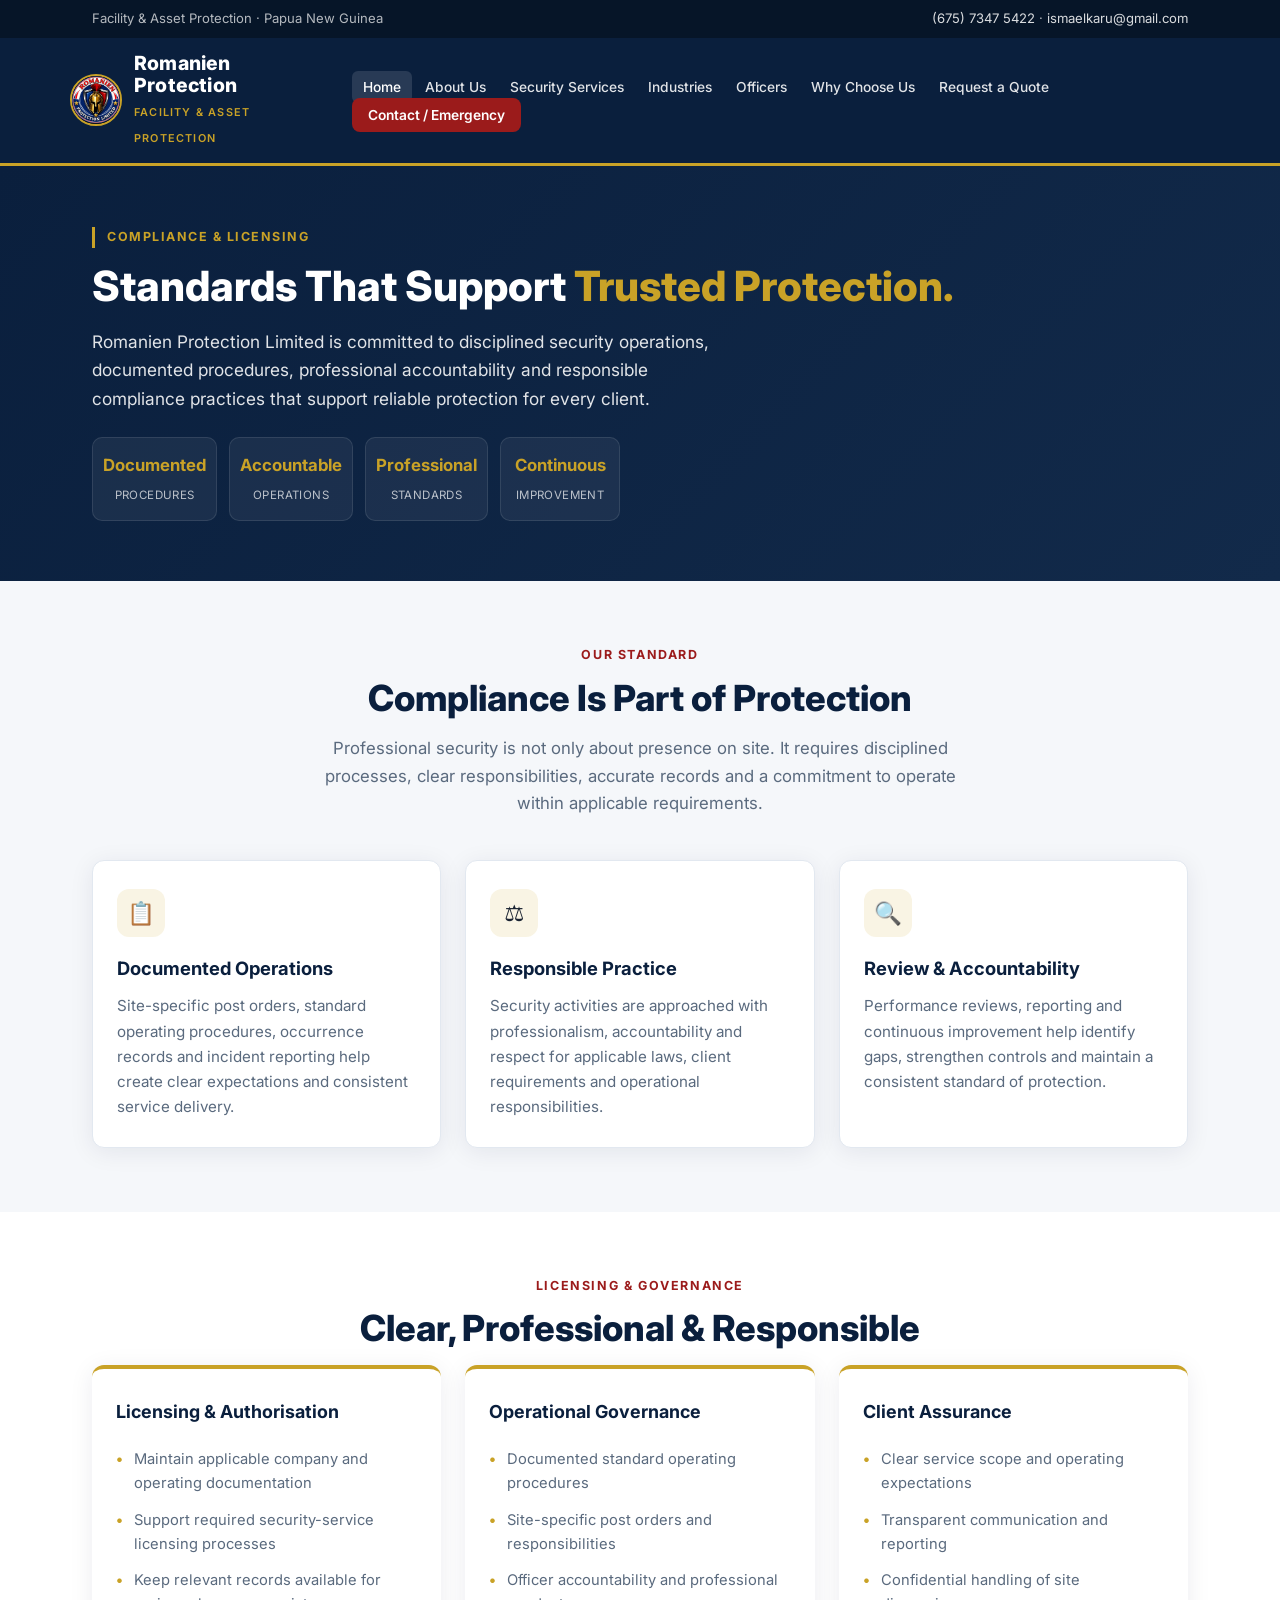
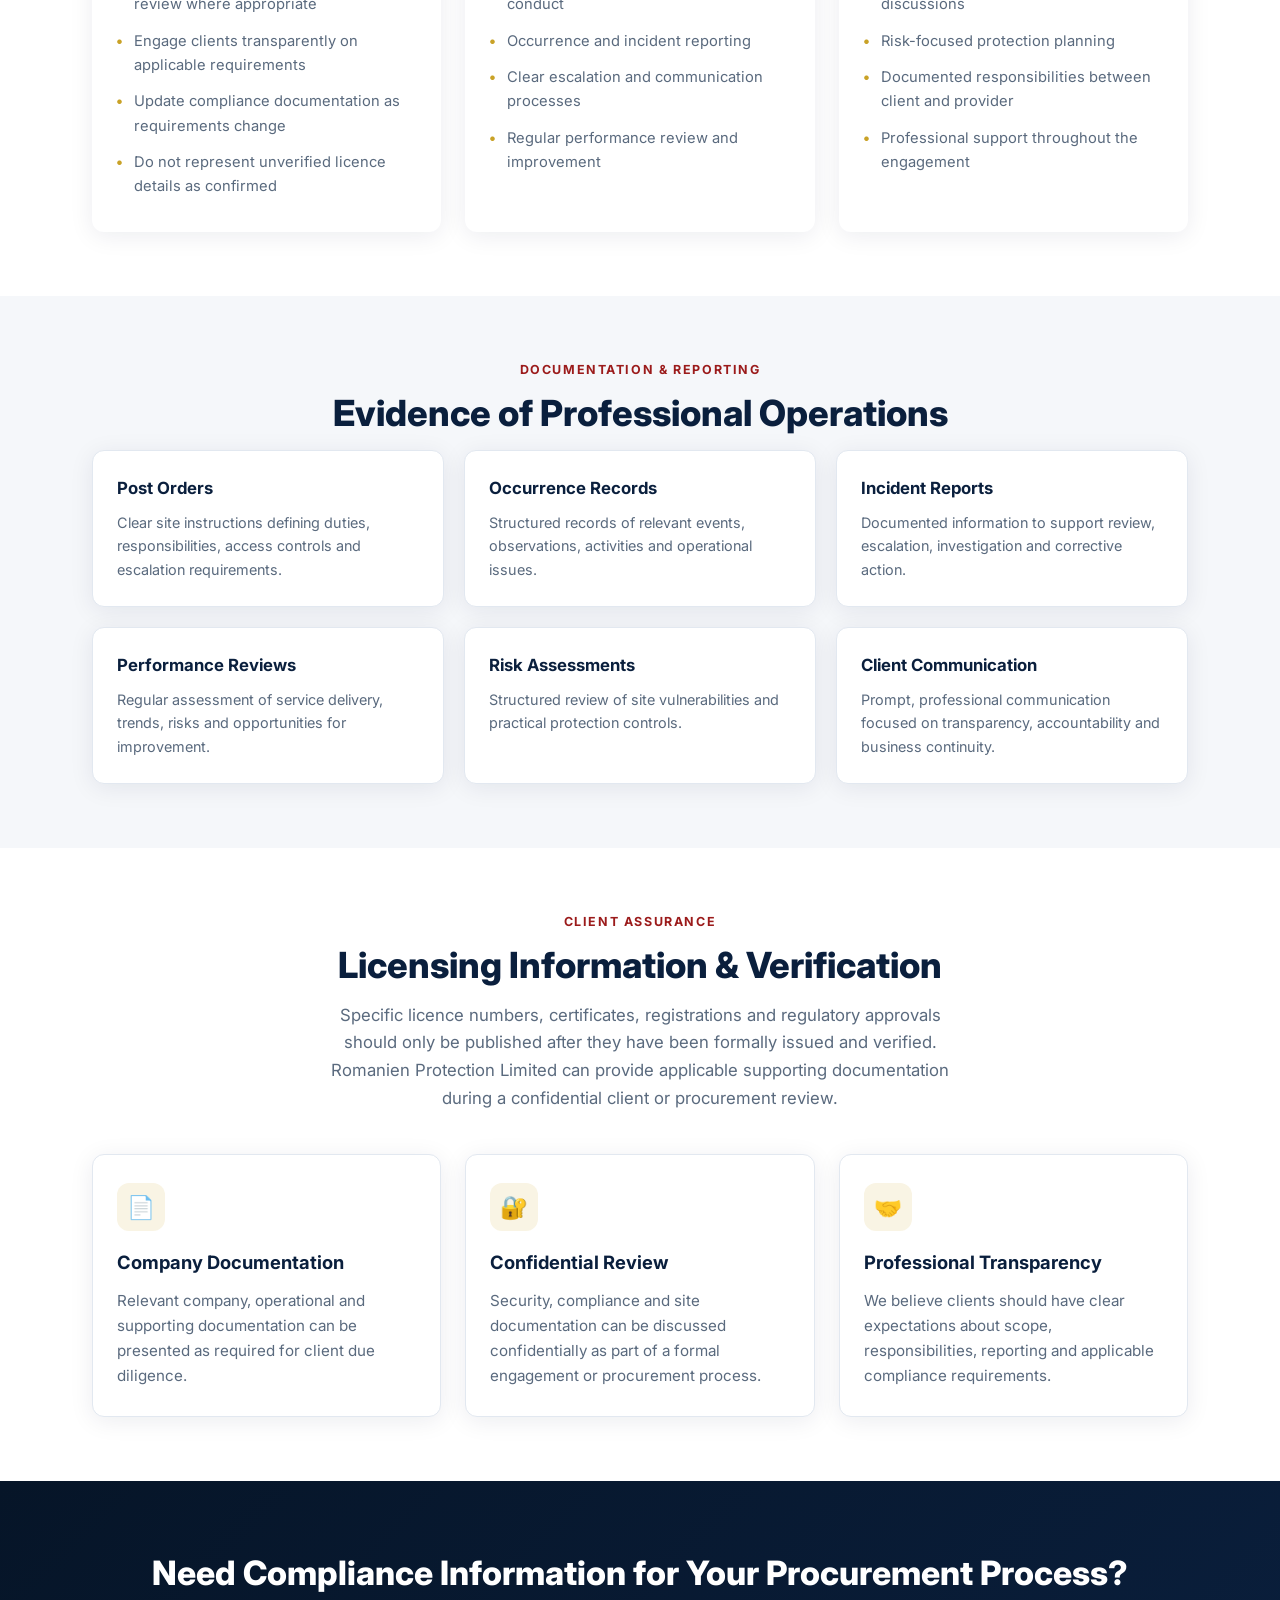
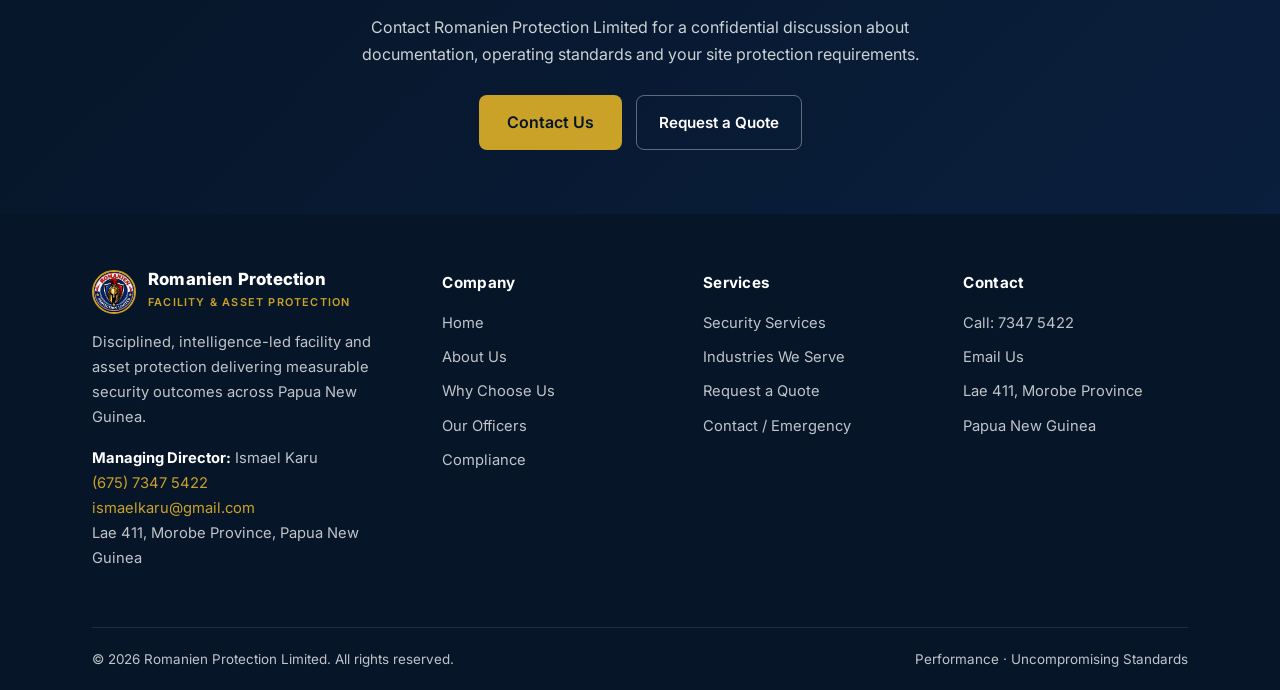
<file: compliance.html>
<!DOCTYPE html>
<html lang="en">
<head>
    <meta charset="UTF-8">
    <meta name="viewport" content="width=device-width, initial-scale=1.0">
    <title>Compliance & Licensing | Romanien Protection Limited</title>
    <meta name="description" content="Documented procedures, professional accountability and responsible compliance practices at Romanien Protection Limited.">
    <link rel="preconnect" href="https://fonts.googleapis.com">
    <link rel="preconnect" href="https://fonts.gstatic.com" crossorigin>
    <link href="https://fonts.googleapis.com/css2?family=Inter:wght@400;500;600;700;800&display=swap" rel="stylesheet">
    <style>
        :root {
            --navy: #0a1f3d;
            --navy-dark: #061528;
            --navy-mid: #122a4a;
            --gold: #c9a227;
            --gold-hover: #b8911f;
            --gold-light: rgba(201, 162, 39, 0.12);
            --text: #1a2332;
            --text-muted: #5a6a7e;
            --bg: #f5f7fa;
            --white: #ffffff;
            --border: #e2e8f0;
            --radius: 12px;
            --shadow: 0 4px 24px rgba(10, 31, 61, 0.08);
            --shadow-lg: 0 16px 48px rgba(10, 31, 61, 0.14);
        }
        * { margin: 0; padding: 0; box-sizing: border-box; }
        body { font-family: 'Inter', system-ui, sans-serif; color: var(--text); background: var(--bg); line-height: 1.65; }
        .container { max-width: 1140px; margin: 0 auto; padding: 0 22px; }
        a { text-decoration: none; color: inherit; }
        img { max-width: 100%; display: block; }

        /* Header */
        .top-bar { background: var(--navy-dark); color: rgba(255,255,255,0.7); font-size: 0.82rem; padding: 8px 0; }
        .top-bar .container { display: flex; justify-content: space-between; align-items: center; flex-wrap: wrap; gap: 8px; }
        .top-bar a { color: rgba(255,255,255,0.85); }
        .top-bar a:hover { color: var(--gold); }
        header { background: var(--navy); position: sticky; top: 0; z-index: 1000; border-bottom: 3px solid var(--gold); }
        .header-inner { display: flex; align-items: center; justify-content: space-between; padding: 14px 0; gap: 20px; }
        .logo { display: flex; align-items: center; gap: 12px; }
        .logo img { width: 52px; height: 52px; border-radius: 50%; object-fit: cover; border: 2px solid var(--gold); }
        .logo-text h1 { font-size: 1.22rem; font-weight: 800; color: white; line-height: 1.15; letter-spacing: 0.2px; }
        .logo-text span { font-size: 0.68rem; color: var(--gold); font-weight: 600; letter-spacing: 1.2px; text-transform: uppercase; }
        .desktop-nav { display: flex; list-style: none; gap: 2px; flex-wrap: wrap; align-items: center; }
        .desktop-nav a { color: rgba(255,255,255,0.88); padding: 8px 11px; border-radius: 6px; font-size: 0.86rem; font-weight: 500; transition: all 0.2s; }
        .desktop-nav a:hover, .desktop-nav a.active { background: rgba(255,255,255,0.12); color: white; }
        .nav-cta { background: #9b1b1b !important; color: white !important; font-weight: 600 !important; padding: 9px 16px !important; border-radius: 8px !important; }
        .nav-cta:hover { background: #7f1616 !important; }
        .mobile-toggle { display: none; background: none; border: none; color: white; font-size: 1.7rem; cursor: pointer; padding: 6px; }

        /* Mobile menu */
        .mobile-menu { display: none; position: fixed; inset: 0; z-index: 2000; background: var(--navy); flex-direction: column; overflow-y: auto; }
        .mobile-menu.open { display: flex; }
        .mobile-menu-header { display: flex; justify-content: space-between; align-items: center; padding: 16px 20px; border-bottom: 1px solid rgba(255,255,255,0.1); }
        .mobile-close { background: none; border: none; color: white; font-size: 1.8rem; cursor: pointer; }
        .mobile-nav { list-style: none; padding: 16px 12px 30px; }
        .mobile-nav a { display: block; color: rgba(255,255,255,0.92); padding: 14px 16px; font-size: 1.05rem; font-weight: 500; border-radius: 8px; }
        .mobile-nav a:hover, .mobile-nav a.active { background: rgba(255,255,255,0.1); }
        .mobile-contact { margin-top: auto; padding: 24px; border-top: 1px solid rgba(255,255,255,0.1); color: rgba(255,255,255,0.8); font-size: 0.9rem; }
        .mobile-contact a { color: var(--gold); }

        /* Hero */
        .hero { background: linear-gradient(135deg, var(--navy) 0%, var(--navy-mid) 55%, #0d2b4d 100%); color: white; padding: 70px 0 80px; position: relative; overflow: hidden; }
        .hero::before { content: ''; position: absolute; inset: 0; background: radial-gradient(ellipse at 70% 20%, rgba(201,162,39,0.08) 0%, transparent 55%); pointer-events: none; }
        .hero-grid { display: grid; grid-template-columns: 1.15fr 0.85fr; gap: 48px; align-items: center; position: relative; }
        .hero-badge { display: inline-block; font-size: 0.78rem; font-weight: 700; letter-spacing: 1.5px; text-transform: uppercase; color: var(--gold); border-left: 3px solid var(--gold); padding-left: 12px; margin-bottom: 18px; }
        .hero h2 { font-size: clamp(2.1rem, 4.5vw, 3rem); font-weight: 800; line-height: 1.15; margin-bottom: 18px; }
        .hero h2 span { color: var(--gold); }
        .hero-lead { font-size: 1.08rem; color: rgba(255,255,255,0.88); max-width: 520px; margin-bottom: 28px; }
        .hero-btns { display: flex; flex-wrap: wrap; gap: 12px; margin-bottom: 36px; }
        .btn { display: inline-flex; align-items: center; gap: 8px; padding: 13px 22px; border-radius: 8px; font-weight: 600; font-size: 0.95rem; transition: all 0.2s; border: none; cursor: pointer; }
        .btn-primary { background: var(--gold); color: var(--navy-dark); }
        .btn-primary:hover { background: var(--gold-hover); transform: translateY(-1px); }
        .btn-outline { background: transparent; color: white; border: 1.5px solid rgba(255,255,255,0.35); }
        .btn-outline:hover { border-color: white; background: rgba(255,255,255,0.08); }
        .hero-stats { display: grid; grid-template-columns: repeat(4, 1fr); gap: 12px; }
        .stat-box { background: rgba(255,255,255,0.06); border: 1px solid rgba(255,255,255,0.1); border-radius: 10px; padding: 14px 10px; text-align: center; }
        .stat-box strong { display: block; color: var(--gold); font-size: 1.05rem; font-weight: 700; }
        .stat-box span { font-size: 0.72rem; color: rgba(255,255,255,0.7); text-transform: uppercase; letter-spacing: 0.4px; }
        .hero-card { background: rgba(255,255,255,0.07); border: 1px solid rgba(255,255,255,0.12); border-radius: 16px; padding: 28px 24px; backdrop-filter: blur(8px); }
        .hero-card .card-logo { width: 90px; height: 90px; margin: 0 auto 16px; border-radius: 50%; border: 3px solid var(--gold); object-fit: cover; }
        .hero-card h3 { text-align: center; color: var(--gold); font-size: 1.1rem; margin-bottom: 16px; }
        .hero-card ul { list-style: none; }
        .hero-card li { padding: 7px 0; font-size: 0.92rem; color: rgba(255,255,255,0.9); display: flex; gap: 10px; align-items: flex-start; }
        .hero-card li::before { content: '✓'; color: var(--gold); font-weight: 700; flex-shrink: 0; }

        /* Sections */
        section { padding: 72px 0; }
        .section-label { font-size: 0.78rem; font-weight: 700; letter-spacing: 1.6px; text-transform: uppercase; color: #9b1b1b; margin-bottom: 10px; text-align: center; }
        .section-title { font-size: clamp(1.7rem, 3.5vw, 2.25rem); font-weight: 800; text-align: center; color: var(--navy); margin-bottom: 14px; line-height: 1.25; }
        .section-lead { text-align: center; color: var(--text-muted); max-width: 640px; margin: 0 auto 42px; font-size: 1.05rem; }

        /* Value props */
        .value-grid { display: grid; grid-template-columns: repeat(3, 1fr); gap: 24px; }
        .value-card { background: var(--white); border-radius: var(--radius); padding: 28px 24px; box-shadow: var(--shadow); border: 1px solid var(--border); transition: transform 0.2s, box-shadow 0.2s; }
        .value-card:hover { transform: translateY(-4px); box-shadow: var(--shadow-lg); }
        .value-icon { width: 48px; height: 48px; background: var(--gold-light); border-radius: 12px; display: flex; align-items: center; justify-content: center; font-size: 1.4rem; margin-bottom: 16px; }
        .value-card h3 { font-size: 1.15rem; font-weight: 700; color: var(--navy); margin-bottom: 10px; }
        .value-card p { color: var(--text-muted); font-size: 0.95rem; }

        /* Services preview */
        .services-grid { display: grid; grid-template-columns: repeat(3, 1fr); gap: 24px; }
        .service-card { background: var(--white); border-radius: var(--radius); padding: 28px 24px; box-shadow: var(--shadow); border-top: 4px solid var(--gold); }
        .service-card h3 { font-size: 1.12rem; font-weight: 700; color: var(--navy); margin-bottom: 14px; }
        .service-card ul { list-style: none; }
        .service-card li { padding: 6px 0; font-size: 0.92rem; color: var(--text-muted); padding-left: 18px; position: relative; }
        .service-card li::before { content: '•'; color: var(--gold); position: absolute; left: 0; font-weight: 700; }

        /* Strengths */
        .strengths-grid { display: grid; grid-template-columns: repeat(3, 1fr); gap: 20px; }
        .strength-item { background: var(--white); border-radius: var(--radius); padding: 24px; box-shadow: var(--shadow); display: flex; gap: 16px; }
        .strength-num { font-size: 1.4rem; font-weight: 800; color: var(--gold); min-width: 36px; }
        .strength-item h4 { font-size: 1.02rem; font-weight: 700; color: var(--navy); margin-bottom: 6px; }
        .strength-item p { font-size: 0.9rem; color: var(--text-muted); }

        /* Industries */
        .industries-grid { display: grid; grid-template-columns: repeat(3, 1fr); gap: 20px; }
        .industry-card { background: var(--white); border-radius: var(--radius); padding: 24px; box-shadow: var(--shadow); border: 1px solid var(--border); transition: border-color 0.2s; }
        .industry-card:hover { border-color: var(--gold); }
        .industry-card .icon { font-size: 1.6rem; margin-bottom: 12px; }
        .industry-card h4 { font-size: 1.05rem; font-weight: 700; color: var(--navy); margin-bottom: 8px; }
        .industry-card p { font-size: 0.9rem; color: var(--text-muted); }

        /* Outcomes */
        .outcomes { background: var(--navy); color: white; }
        .outcomes .section-title { color: white; }
        .outcomes .section-lead { color: rgba(255,255,255,0.75); }
        .outcomes-list { display: flex; flex-wrap: wrap; justify-content: center; gap: 12px; }
        .outcome-tag { background: rgba(255,255,255,0.08); border: 1px solid rgba(255,255,255,0.15); border-radius: 50px; padding: 10px 20px; font-size: 0.92rem; font-weight: 500; }

        /* Promise */
        .promise-grid { display: grid; grid-template-columns: repeat(3, 1fr); gap: 24px; }
        .promise-card { text-align: center; padding: 28px 20px; background: var(--white); border-radius: var(--radius); box-shadow: var(--shadow); }
        .promise-card .icon { font-size: 2rem; margin-bottom: 14px; }
        .promise-card h3 { font-size: 1.1rem; font-weight: 700; color: var(--navy); margin-bottom: 10px; }
        .promise-card p { font-size: 0.92rem; color: var(--text-muted); }

        /* CTA */
        .cta-band { background: linear-gradient(135deg, var(--navy-dark), var(--navy)); color: white; padding: 64px 0; text-align: center; }
        .cta-band h2 { font-size: clamp(1.6rem, 3vw, 2.1rem); font-weight: 800; margin-bottom: 14px; }
        .cta-band p { color: rgba(255,255,255,0.8); max-width: 560px; margin: 0 auto 28px; }
        .cta-band .btn-primary { font-size: 1rem; padding: 14px 28px; }

        /* Footer */
        footer { background: var(--navy-dark); color: rgba(255,255,255,0.75); padding: 56px 0 0; font-size: 0.92rem; }
        .footer-grid { display: grid; grid-template-columns: 1.4fr 1fr 1fr 1fr; gap: 36px; padding-bottom: 40px; border-bottom: 1px solid rgba(255,255,255,0.1); }
        .footer-brand .logo { margin-bottom: 16px; }
        .footer-brand p { margin-bottom: 16px; line-height: 1.7; }
        .footer-col h4 { color: white; font-size: 0.95rem; font-weight: 700; margin-bottom: 16px; letter-spacing: 0.3px; }
        .footer-col ul { list-style: none; }
        .footer-col li { margin-bottom: 10px; }
        .footer-col a:hover { color: var(--gold); }
        .footer-bottom { padding: 20px 0; display: flex; justify-content: space-between; flex-wrap: wrap; gap: 10px; font-size: 0.84rem; }
        .footer-contact a { color: var(--gold); }

        /* Utilities */
        .text-center { text-align: center; }
        .mt-32 { margin-top: 32px; }
        .mb-0 { margin-bottom: 0; }

        @media (max-width: 980px) {
            .hero-grid, .value-grid, .services-grid, .strengths-grid, .industries-grid, .promise-grid { grid-template-columns: 1fr 1fr; }
            .footer-grid { grid-template-columns: 1fr 1fr; }
            .hero-stats { grid-template-columns: repeat(2, 1fr); }
        }
        @media (max-width: 720px) {
            .desktop-nav { display: none; }
            .mobile-toggle { display: block; }
            .hero-grid, .value-grid, .services-grid, .strengths-grid, .industries-grid, .promise-grid, .footer-grid { grid-template-columns: 1fr; }
            .hero { padding: 48px 0 56px; }
            .hero-stats { grid-template-columns: repeat(2, 1fr); }
            section { padding: 52px 0; }
        }
    
        /* Page hero (inner pages) */
        .page-hero { background: linear-gradient(135deg, var(--navy) 0%, var(--navy-mid) 100%); color: white; padding: 56px 0 60px; }
        .page-hero .hero-badge { margin-bottom: 14px; }
        .page-hero h1 { font-size: clamp(1.9rem, 4vw, 2.6rem); font-weight: 800; line-height: 1.2; margin-bottom: 16px; }
        .page-hero h1 em { color: var(--gold); font-style: normal; }
        .page-hero .lead { font-size: 1.08rem; color: rgba(255,255,255,0.88); max-width: 620px; margin-bottom: 24px; }
        .page-stats { display: flex; flex-wrap: wrap; gap: 12px; margin-top: 8px; }
        .page-stats .stat-box { min-width: 120px; }
        .content-section { padding: 64px 0; }
        .two-col { display: grid; grid-template-columns: 1fr 1fr; gap: 40px; align-items: start; }
        .card-list { list-style: none; }
        .card-list li { padding: 8px 0; padding-left: 22px; position: relative; color: var(--text-muted); }
        .card-list li::before { content: '✓'; color: var(--gold); position: absolute; left: 0; font-weight: 700; }
        .info-box { background: var(--white); border-radius: var(--radius); padding: 28px; box-shadow: var(--shadow); border: 1px solid var(--border); margin-bottom: 20px; }
        .info-box h3 { color: var(--navy); font-size: 1.1rem; margin-bottom: 10px; }
        .form-group { margin-bottom: 18px; }
        .form-group label { display: block; font-weight: 600; font-size: 0.9rem; margin-bottom: 6px; color: var(--navy); }
        .form-group input, .form-group select, .form-group textarea {
            width: 100%; padding: 12px 14px; border: 1.5px solid var(--border); border-radius: 8px;
            font-family: inherit; font-size: 0.95rem; transition: border-color 0.2s;
        }
        .form-group input:focus, .form-group select:focus, .form-group textarea:focus {
            outline: none; border-color: var(--gold);
        }
        .form-row { display: grid; grid-template-columns: 1fr 1fr; gap: 16px; }
        .form-note { background: var(--gold-light); border-left: 4px solid var(--gold); padding: 14px 16px; border-radius: 0 8px 8px 0; font-size: 0.9rem; color: var(--text); margin-bottom: 24px; }
        .contact-cards { display: grid; grid-template-columns: repeat(3, 1fr); gap: 20px; }
        .contact-card { background: var(--white); border-radius: var(--radius); padding: 28px 22px; text-align: center; box-shadow: var(--shadow); border: 1px solid var(--border); }
        .contact-card .icon { font-size: 1.8rem; margin-bottom: 12px; }
        .contact-card h3 { font-size: 1.05rem; color: var(--navy); margin-bottom: 8px; }
        .contact-card a { color: var(--gold); font-weight: 600; }
        .urgent-box { background: #9b1b1b; color: white; border-radius: var(--radius); padding: 28px; text-align: center; }
        .urgent-box a { color: white; font-weight: 700; text-decoration: underline; }
        @media (max-width: 720px) {
            .two-col, .form-row, .contact-cards { grid-template-columns: 1fr; }
        }
</style>
</head>
<body>

    <div class="top-bar">
        <div class="container">
            <span>Facility & Asset Protection · Papua New Guinea</span>
            <span>
                <a href="tel:+67573475422">(675) 7347 5422</a> · 
                <a href="mailto:ismaelkaru@gmail.com">ismaelkaru@gmail.com</a>
            </span>
        </div>
    </div>
    <header>
        <div class="container header-inner">
            <a href="index.html" class="logo">
                <img src="logo.jpg" alt="Romanien Protection Limited logo">
                <div class="logo-text">
                    <h1>Romanien Protection</h1>
                    <span>Facility & Asset Protection</span>
                </div>
            </a>
            <nav>
                <ul class="desktop-nav">
                    <li><a href="index.html" class="active">Home</a></li>
                    <li><a href="about.html">About Us</a></li>
                    <li><a href="services.html">Security Services</a></li>
                    <li><a href="industries.html">Industries</a></li>
                    <li><a href="security-officers.html">Officers</a></li>
                    <li><a href="why-us.html">Why Choose Us</a></li>
                    <li><a href="quote.html">Request a Quote</a></li>
                    <li><a href="contact.html" class="nav-cta">Contact / Emergency</a></li>
                </ul>
            </nav>
            <button class="mobile-toggle" aria-label="Open menu" onclick="document.getElementById('mobileMenu').classList.add('open')">☰</button>
        </div>
    </header>
    <div class="mobile-menu" id="mobileMenu">
        <div class="mobile-menu-header">
            <div class="logo">
                <img src="logo.jpg" alt="Logo" style="width:42px;height:42px;border-radius:50%;border:2px solid var(--gold);">
                <div class="logo-text"><h1 style="font-size:1.1rem;color:white;">Romanien Protection</h1></div>
            </div>
            <button class="mobile-close" onclick="document.getElementById('mobileMenu').classList.remove('open')">×</button>
        </div>
        <ul class="mobile-nav">
            <li><a href="index.html">Home</a></li>
            <li><a href="about.html">About Us</a></li>
            <li><a href="services.html">Security Services</a></li>
            <li><a href="industries.html">Industries</a></li>
            <li><a href="security-officers.html">Our Security Officers</a></li>
            <li><a href="compliance.html">Compliance & Licensing</a></li>
            <li><a href="why-us.html">Why Choose Us</a></li>
            <li><a href="quote.html">Request a Quote</a></li>
            <li><a href="contact.html">Contact / Emergency</a></li>
        </ul>
        <div class="mobile-contact">
            <strong style="color:var(--gold);">Contact</strong><br>
            <a href="tel:+67573475422">(675) 7347 5422</a><br>
            <a href="mailto:ismaelkaru@gmail.com">ismaelkaru@gmail.com</a><br>
            Lae 411, Morobe Province, PNG
        </div>
    </div>


    <section class="page-hero">
        <div class="container">
            <div class="hero-badge">Compliance & Licensing</div>
            <h1>Standards That Support <em>Trusted Protection.</em></h1>
            <p class="lead">Romanien Protection Limited is committed to disciplined security operations, documented procedures, professional accountability and responsible compliance practices that support reliable protection for every client.</p>
            <div class="page-stats">
                <div class="stat-box"><strong>Documented</strong><span>Procedures</span></div>
                <div class="stat-box"><strong>Accountable</strong><span>Operations</span></div>
                <div class="stat-box"><strong>Professional</strong><span>Standards</span></div>
                <div class="stat-box"><strong>Continuous</strong><span>Improvement</span></div>
            </div>
        </div>
    </section>

    <section class="content-section">
        <div class="container">
            <div class="section-label">Our Standard</div>
            <h2 class="section-title">Compliance Is Part of Protection</h2>
            <p class="section-lead">Professional security is not only about presence on site. It requires disciplined processes, clear responsibilities, accurate records and a commitment to operate within applicable requirements.</p>
            <div class="value-grid">
                <div class="value-card"><div class="value-icon">📋</div><h3>Documented Operations</h3><p>Site-specific post orders, standard operating procedures, occurrence records and incident reporting help create clear expectations and consistent service delivery.</p></div>
                <div class="value-card"><div class="value-icon">⚖️</div><h3>Responsible Practice</h3><p>Security activities are approached with professionalism, accountability and respect for applicable laws, client requirements and operational responsibilities.</p></div>
                <div class="value-card"><div class="value-icon">🔍</div><h3>Review & Accountability</h3><p>Performance reviews, reporting and continuous improvement help identify gaps, strengthen controls and maintain a consistent standard of protection.</p></div>
            </div>
        </div>
    </section>

    <section class="content-section" style="background:var(--white);">
        <div class="container">
            <div class="section-label">Licensing & Governance</div>
            <h2 class="section-title">Clear, Professional & Responsible</h2>
            <div class="services-grid">
                <div class="service-card">
                    <h3>Licensing & Authorisation</h3>
                    <ul>
                        <li>Maintain applicable company and operating documentation</li>
                        <li>Support required security-service licensing processes</li>
                        <li>Keep relevant records available for review where appropriate</li>
                        <li>Engage clients transparently on applicable requirements</li>
                        <li>Update compliance documentation as requirements change</li>
                        <li>Do not represent unverified licence details as confirmed</li>
                    </ul>
                </div>
                <div class="service-card">
                    <h3>Operational Governance</h3>
                    <ul>
                        <li>Documented standard operating procedures</li>
                        <li>Site-specific post orders and responsibilities</li>
                        <li>Officer accountability and professional conduct</li>
                        <li>Occurrence and incident reporting</li>
                        <li>Clear escalation and communication processes</li>
                        <li>Regular performance review and improvement</li>
                    </ul>
                </div>
                <div class="service-card">
                    <h3>Client Assurance</h3>
                    <ul>
                        <li>Clear service scope and operating expectations</li>
                        <li>Transparent communication and reporting</li>
                        <li>Confidential handling of site discussions</li>
                        <li>Risk-focused protection planning</li>
                        <li>Documented responsibilities between client and provider</li>
                        <li>Professional support throughout the engagement</li>
                    </ul>
                </div>
            </div>
        </div>
    </section>

    <section class="content-section">
        <div class="container">
            <div class="section-label">Documentation & Reporting</div>
            <h2 class="section-title">Evidence of Professional Operations</h2>
            <div class="industries-grid">
                <div class="industry-card"><h4>Post Orders</h4><p>Clear site instructions defining duties, responsibilities, access controls and escalation requirements.</p></div>
                <div class="industry-card"><h4>Occurrence Records</h4><p>Structured records of relevant events, observations, activities and operational issues.</p></div>
                <div class="industry-card"><h4>Incident Reports</h4><p>Documented information to support review, escalation, investigation and corrective action.</p></div>
                <div class="industry-card"><h4>Performance Reviews</h4><p>Regular assessment of service delivery, trends, risks and opportunities for improvement.</p></div>
                <div class="industry-card"><h4>Risk Assessments</h4><p>Structured review of site vulnerabilities and practical protection controls.</p></div>
                <div class="industry-card"><h4>Client Communication</h4><p>Prompt, professional communication focused on transparency, accountability and business continuity.</p></div>
            </div>
        </div>
    </section>

    <section class="content-section" style="background:var(--white);">
        <div class="container">
            <div class="section-label">Client Assurance</div>
            <h2 class="section-title">Licensing Information & Verification</h2>
            <p class="section-lead">Specific licence numbers, certificates, registrations and regulatory approvals should only be published after they have been formally issued and verified. Romanien Protection Limited can provide applicable supporting documentation during a confidential client or procurement review.</p>
            <div class="value-grid">
                <div class="value-card"><div class="value-icon">📄</div><h3>Company Documentation</h3><p>Relevant company, operational and supporting documentation can be presented as required for client due diligence.</p></div>
                <div class="value-card"><div class="value-icon">🔐</div><h3>Confidential Review</h3><p>Security, compliance and site documentation can be discussed confidentially as part of a formal engagement or procurement process.</p></div>
                <div class="value-card"><div class="value-icon">🤝</div><h3>Professional Transparency</h3><p>We believe clients should have clear expectations about scope, responsibilities, reporting and applicable compliance requirements.</p></div>
            </div>
        </div>
    </section>

    <section class="cta-band">
        <div class="container">
            <h2>Need Compliance Information for Your Procurement Process?</h2>
            <p>Contact Romanien Protection Limited for a confidential discussion about documentation, operating standards and your site protection requirements.</p>
            <div style="display:flex;gap:14px;justify-content:center;flex-wrap:wrap;">
                <a href="contact.html" class="btn btn-primary">Contact Us</a>
                <a href="quote.html" class="btn btn-outline">Request a Quote</a>
            </div>
        </div>
    </section>


    <footer>
        <div class="container">
            <div class="footer-grid">
                <div class="footer-brand">
                    <a href="index.html" class="logo">
                        <img src="logo.jpg" alt="Logo" style="width:44px;height:44px;border-radius:50%;border:2px solid var(--gold);">
                        <div class="logo-text">
                            <h1 style="font-size:1.05rem;color:white;">Romanien Protection</h1>
                            <span>Facility & Asset Protection</span>
                        </div>
                    </a>
                    <p>Disciplined, intelligence-led facility and asset protection delivering measurable security outcomes across Papua New Guinea.</p>
                    <p class="footer-contact">
                        <strong style="color:white;">Managing Director:</strong> Ismael Karu<br>
                        <a href="tel:+67573475422">(675) 7347 5422</a><br>
                        <a href="mailto:ismaelkaru@gmail.com">ismaelkaru@gmail.com</a><br>
                        Lae 411, Morobe Province, Papua New Guinea
                    </p>
                </div>
                <div class="footer-col">
                    <h4>Company</h4>
                    <ul>
                        <li><a href="index.html">Home</a></li>
                        <li><a href="about.html">About Us</a></li>
                        <li><a href="why-us.html">Why Choose Us</a></li>
                        <li><a href="security-officers.html">Our Officers</a></li>
                        <li><a href="compliance.html">Compliance</a></li>
                    </ul>
                </div>
                <div class="footer-col">
                    <h4>Services</h4>
                    <ul>
                        <li><a href="services.html">Security Services</a></li>
                        <li><a href="industries.html">Industries We Serve</a></li>
                        <li><a href="quote.html">Request a Quote</a></li>
                        <li><a href="contact.html">Contact / Emergency</a></li>
                    </ul>
                </div>
                <div class="footer-col">
                    <h4>Contact</h4>
                    <ul>
                        <li><a href="tel:+67573475422">Call: 7347 5422</a></li>
                        <li><a href="mailto:ismaelkaru@gmail.com">Email Us</a></li>
                        <li>Lae 411, Morobe Province</li>
                        <li>Papua New Guinea</li>
                    </ul>
                </div>
            </div>
            <div class="footer-bottom">
                <span>© 2026 Romanien Protection Limited. All rights reserved.</span>
                <span>Performance · Uncompromising Standards</span>
            </div>
        </div>
    </footer>
    <script>
        document.querySelectorAll('.mobile-nav a').forEach(a => {
            a.addEventListener('click', () => document.getElementById('mobileMenu').classList.remove('open'));
        });
    </script>

</body>
</html>
</file>
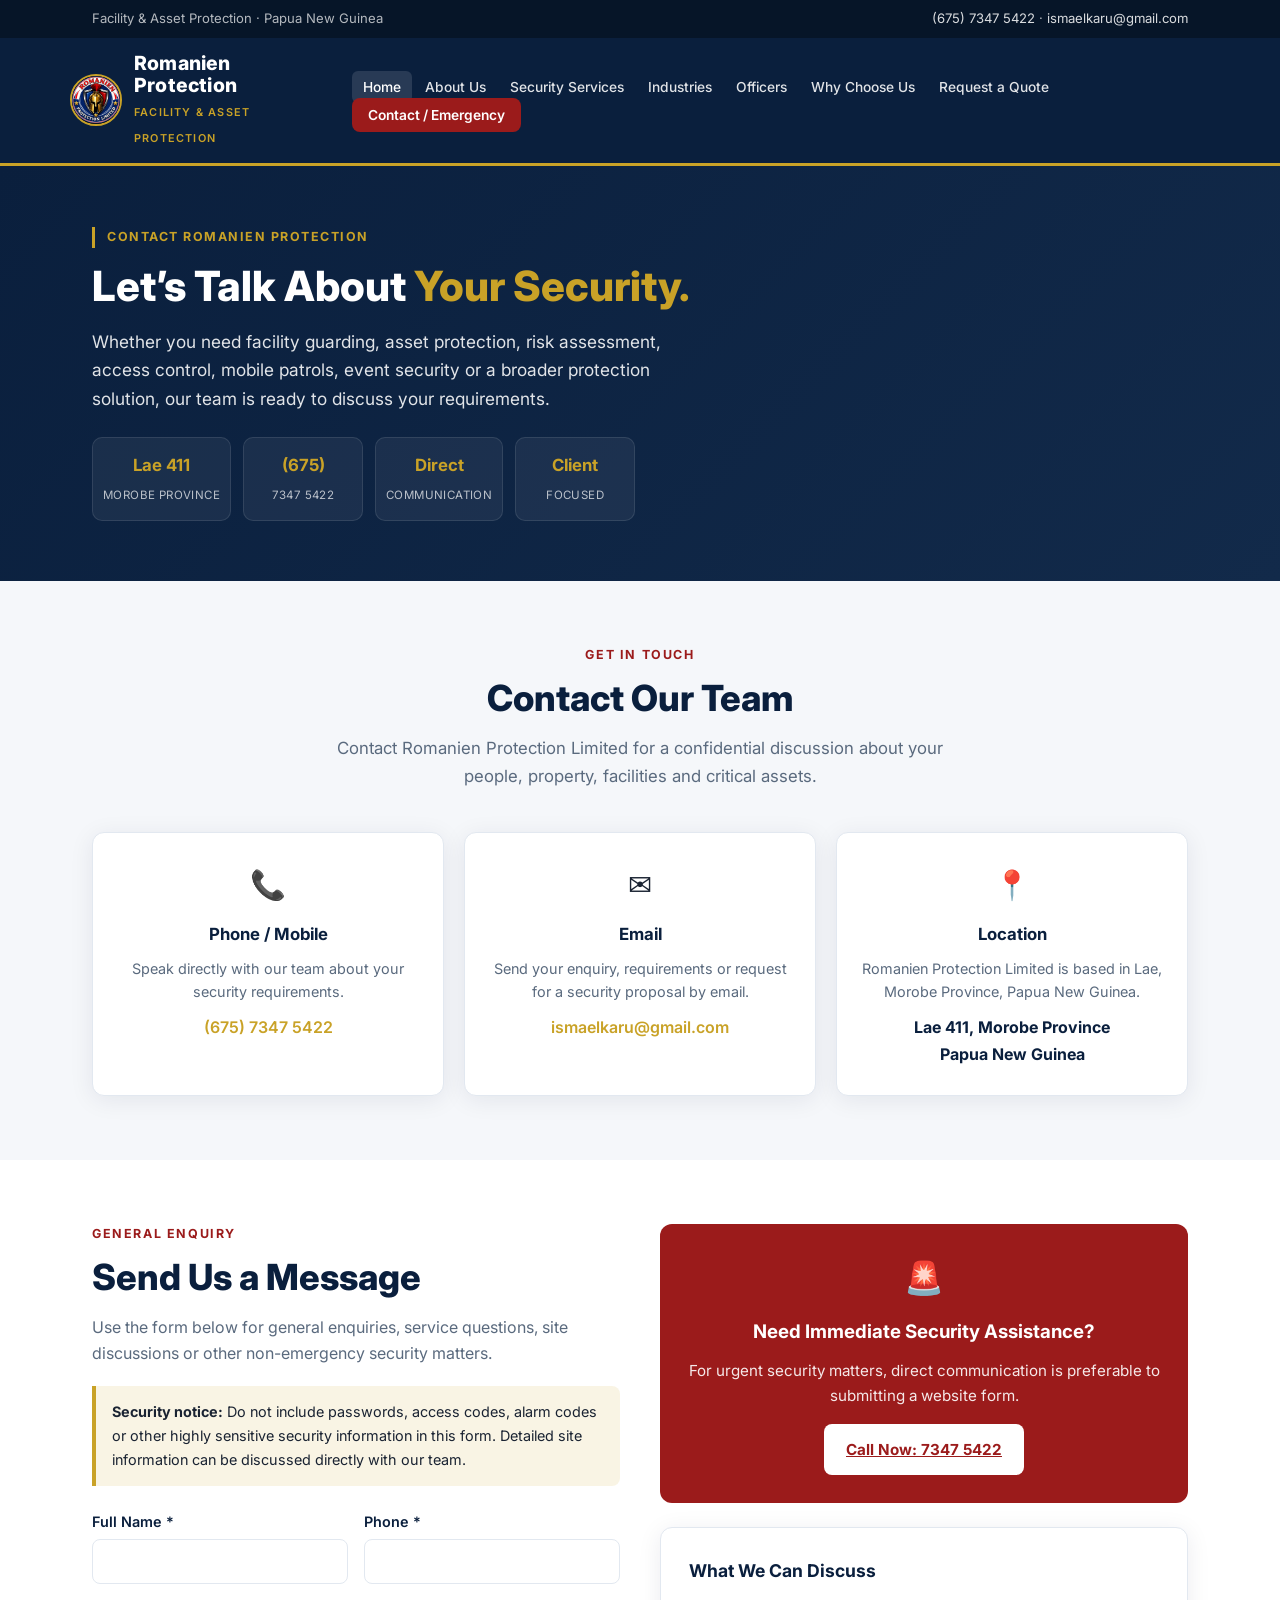
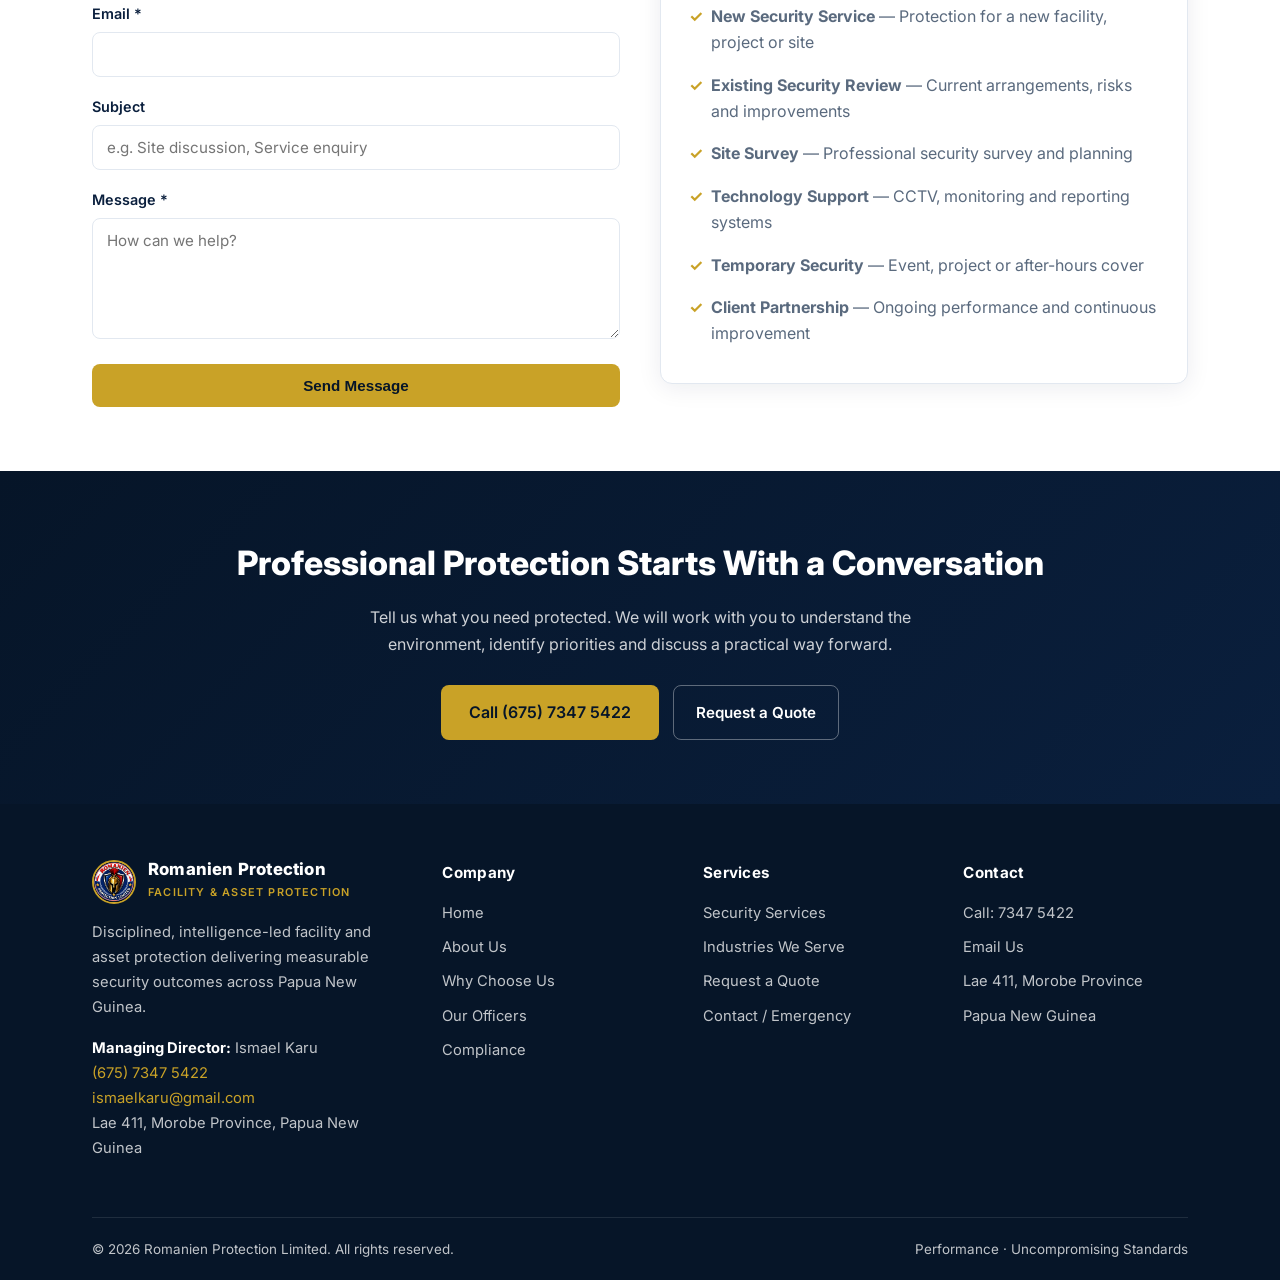
<file: contact.html>
<!DOCTYPE html>
<html lang="en">
<head>
    <meta charset="UTF-8">
    <meta name="viewport" content="width=device-width, initial-scale=1.0">
    <title>Contact Us | Romanien Protection Limited</title>
    <meta name="description" content="Contact Romanien Protection Limited in Lae, Morobe Province for facility and asset protection enquiries. Phone (675) 7347 5422.">
    <link rel="preconnect" href="https://fonts.googleapis.com">
    <link rel="preconnect" href="https://fonts.gstatic.com" crossorigin>
    <link href="https://fonts.googleapis.com/css2?family=Inter:wght@400;500;600;700;800&display=swap" rel="stylesheet">
    <style>
        :root {
            --navy: #0a1f3d;
            --navy-dark: #061528;
            --navy-mid: #122a4a;
            --gold: #c9a227;
            --gold-hover: #b8911f;
            --gold-light: rgba(201, 162, 39, 0.12);
            --text: #1a2332;
            --text-muted: #5a6a7e;
            --bg: #f5f7fa;
            --white: #ffffff;
            --border: #e2e8f0;
            --radius: 12px;
            --shadow: 0 4px 24px rgba(10, 31, 61, 0.08);
            --shadow-lg: 0 16px 48px rgba(10, 31, 61, 0.14);
        }
        * { margin: 0; padding: 0; box-sizing: border-box; }
        body { font-family: 'Inter', system-ui, sans-serif; color: var(--text); background: var(--bg); line-height: 1.65; }
        .container { max-width: 1140px; margin: 0 auto; padding: 0 22px; }
        a { text-decoration: none; color: inherit; }
        img { max-width: 100%; display: block; }

        /* Header */
        .top-bar { background: var(--navy-dark); color: rgba(255,255,255,0.7); font-size: 0.82rem; padding: 8px 0; }
        .top-bar .container { display: flex; justify-content: space-between; align-items: center; flex-wrap: wrap; gap: 8px; }
        .top-bar a { color: rgba(255,255,255,0.85); }
        .top-bar a:hover { color: var(--gold); }
        header { background: var(--navy); position: sticky; top: 0; z-index: 1000; border-bottom: 3px solid var(--gold); }
        .header-inner { display: flex; align-items: center; justify-content: space-between; padding: 14px 0; gap: 20px; }
        .logo { display: flex; align-items: center; gap: 12px; }
        .logo img { width: 52px; height: 52px; border-radius: 50%; object-fit: cover; border: 2px solid var(--gold); }
        .logo-text h1 { font-size: 1.22rem; font-weight: 800; color: white; line-height: 1.15; letter-spacing: 0.2px; }
        .logo-text span { font-size: 0.68rem; color: var(--gold); font-weight: 600; letter-spacing: 1.2px; text-transform: uppercase; }
        .desktop-nav { display: flex; list-style: none; gap: 2px; flex-wrap: wrap; align-items: center; }
        .desktop-nav a { color: rgba(255,255,255,0.88); padding: 8px 11px; border-radius: 6px; font-size: 0.86rem; font-weight: 500; transition: all 0.2s; }
        .desktop-nav a:hover, .desktop-nav a.active { background: rgba(255,255,255,0.12); color: white; }
        .nav-cta { background: #9b1b1b !important; color: white !important; font-weight: 600 !important; padding: 9px 16px !important; border-radius: 8px !important; }
        .nav-cta:hover { background: #7f1616 !important; }
        .mobile-toggle { display: none; background: none; border: none; color: white; font-size: 1.7rem; cursor: pointer; padding: 6px; }

        /* Mobile menu */
        .mobile-menu { display: none; position: fixed; inset: 0; z-index: 2000; background: var(--navy); flex-direction: column; overflow-y: auto; }
        .mobile-menu.open { display: flex; }
        .mobile-menu-header { display: flex; justify-content: space-between; align-items: center; padding: 16px 20px; border-bottom: 1px solid rgba(255,255,255,0.1); }
        .mobile-close { background: none; border: none; color: white; font-size: 1.8rem; cursor: pointer; }
        .mobile-nav { list-style: none; padding: 16px 12px 30px; }
        .mobile-nav a { display: block; color: rgba(255,255,255,0.92); padding: 14px 16px; font-size: 1.05rem; font-weight: 500; border-radius: 8px; }
        .mobile-nav a:hover, .mobile-nav a.active { background: rgba(255,255,255,0.1); }
        .mobile-contact { margin-top: auto; padding: 24px; border-top: 1px solid rgba(255,255,255,0.1); color: rgba(255,255,255,0.8); font-size: 0.9rem; }
        .mobile-contact a { color: var(--gold); }

        /* Hero */
        .hero { background: linear-gradient(135deg, var(--navy) 0%, var(--navy-mid) 55%, #0d2b4d 100%); color: white; padding: 70px 0 80px; position: relative; overflow: hidden; }
        .hero::before { content: ''; position: absolute; inset: 0; background: radial-gradient(ellipse at 70% 20%, rgba(201,162,39,0.08) 0%, transparent 55%); pointer-events: none; }
        .hero-grid { display: grid; grid-template-columns: 1.15fr 0.85fr; gap: 48px; align-items: center; position: relative; }
        .hero-badge { display: inline-block; font-size: 0.78rem; font-weight: 700; letter-spacing: 1.5px; text-transform: uppercase; color: var(--gold); border-left: 3px solid var(--gold); padding-left: 12px; margin-bottom: 18px; }
        .hero h2 { font-size: clamp(2.1rem, 4.5vw, 3rem); font-weight: 800; line-height: 1.15; margin-bottom: 18px; }
        .hero h2 span { color: var(--gold); }
        .hero-lead { font-size: 1.08rem; color: rgba(255,255,255,0.88); max-width: 520px; margin-bottom: 28px; }
        .hero-btns { display: flex; flex-wrap: wrap; gap: 12px; margin-bottom: 36px; }
        .btn { display: inline-flex; align-items: center; gap: 8px; padding: 13px 22px; border-radius: 8px; font-weight: 600; font-size: 0.95rem; transition: all 0.2s; border: none; cursor: pointer; }
        .btn-primary { background: var(--gold); color: var(--navy-dark); }
        .btn-primary:hover { background: var(--gold-hover); transform: translateY(-1px); }
        .btn-outline { background: transparent; color: white; border: 1.5px solid rgba(255,255,255,0.35); }
        .btn-outline:hover { border-color: white; background: rgba(255,255,255,0.08); }
        .hero-stats { display: grid; grid-template-columns: repeat(4, 1fr); gap: 12px; }
        .stat-box { background: rgba(255,255,255,0.06); border: 1px solid rgba(255,255,255,0.1); border-radius: 10px; padding: 14px 10px; text-align: center; }
        .stat-box strong { display: block; color: var(--gold); font-size: 1.05rem; font-weight: 700; }
        .stat-box span { font-size: 0.72rem; color: rgba(255,255,255,0.7); text-transform: uppercase; letter-spacing: 0.4px; }
        .hero-card { background: rgba(255,255,255,0.07); border: 1px solid rgba(255,255,255,0.12); border-radius: 16px; padding: 28px 24px; backdrop-filter: blur(8px); }
        .hero-card .card-logo { width: 90px; height: 90px; margin: 0 auto 16px; border-radius: 50%; border: 3px solid var(--gold); object-fit: cover; }
        .hero-card h3 { text-align: center; color: var(--gold); font-size: 1.1rem; margin-bottom: 16px; }
        .hero-card ul { list-style: none; }
        .hero-card li { padding: 7px 0; font-size: 0.92rem; color: rgba(255,255,255,0.9); display: flex; gap: 10px; align-items: flex-start; }
        .hero-card li::before { content: '✓'; color: var(--gold); font-weight: 700; flex-shrink: 0; }

        /* Sections */
        section { padding: 72px 0; }
        .section-label { font-size: 0.78rem; font-weight: 700; letter-spacing: 1.6px; text-transform: uppercase; color: #9b1b1b; margin-bottom: 10px; text-align: center; }
        .section-title { font-size: clamp(1.7rem, 3.5vw, 2.25rem); font-weight: 800; text-align: center; color: var(--navy); margin-bottom: 14px; line-height: 1.25; }
        .section-lead { text-align: center; color: var(--text-muted); max-width: 640px; margin: 0 auto 42px; font-size: 1.05rem; }

        /* Value props */
        .value-grid { display: grid; grid-template-columns: repeat(3, 1fr); gap: 24px; }
        .value-card { background: var(--white); border-radius: var(--radius); padding: 28px 24px; box-shadow: var(--shadow); border: 1px solid var(--border); transition: transform 0.2s, box-shadow 0.2s; }
        .value-card:hover { transform: translateY(-4px); box-shadow: var(--shadow-lg); }
        .value-icon { width: 48px; height: 48px; background: var(--gold-light); border-radius: 12px; display: flex; align-items: center; justify-content: center; font-size: 1.4rem; margin-bottom: 16px; }
        .value-card h3 { font-size: 1.15rem; font-weight: 700; color: var(--navy); margin-bottom: 10px; }
        .value-card p { color: var(--text-muted); font-size: 0.95rem; }

        /* Services preview */
        .services-grid { display: grid; grid-template-columns: repeat(3, 1fr); gap: 24px; }
        .service-card { background: var(--white); border-radius: var(--radius); padding: 28px 24px; box-shadow: var(--shadow); border-top: 4px solid var(--gold); }
        .service-card h3 { font-size: 1.12rem; font-weight: 700; color: var(--navy); margin-bottom: 14px; }
        .service-card ul { list-style: none; }
        .service-card li { padding: 6px 0; font-size: 0.92rem; color: var(--text-muted); padding-left: 18px; position: relative; }
        .service-card li::before { content: '•'; color: var(--gold); position: absolute; left: 0; font-weight: 700; }

        /* Strengths */
        .strengths-grid { display: grid; grid-template-columns: repeat(3, 1fr); gap: 20px; }
        .strength-item { background: var(--white); border-radius: var(--radius); padding: 24px; box-shadow: var(--shadow); display: flex; gap: 16px; }
        .strength-num { font-size: 1.4rem; font-weight: 800; color: var(--gold); min-width: 36px; }
        .strength-item h4 { font-size: 1.02rem; font-weight: 700; color: var(--navy); margin-bottom: 6px; }
        .strength-item p { font-size: 0.9rem; color: var(--text-muted); }

        /* Industries */
        .industries-grid { display: grid; grid-template-columns: repeat(3, 1fr); gap: 20px; }
        .industry-card { background: var(--white); border-radius: var(--radius); padding: 24px; box-shadow: var(--shadow); border: 1px solid var(--border); transition: border-color 0.2s; }
        .industry-card:hover { border-color: var(--gold); }
        .industry-card .icon { font-size: 1.6rem; margin-bottom: 12px; }
        .industry-card h4 { font-size: 1.05rem; font-weight: 700; color: var(--navy); margin-bottom: 8px; }
        .industry-card p { font-size: 0.9rem; color: var(--text-muted); }

        /* Outcomes */
        .outcomes { background: var(--navy); color: white; }
        .outcomes .section-title { color: white; }
        .outcomes .section-lead { color: rgba(255,255,255,0.75); }
        .outcomes-list { display: flex; flex-wrap: wrap; justify-content: center; gap: 12px; }
        .outcome-tag { background: rgba(255,255,255,0.08); border: 1px solid rgba(255,255,255,0.15); border-radius: 50px; padding: 10px 20px; font-size: 0.92rem; font-weight: 500; }

        /* Promise */
        .promise-grid { display: grid; grid-template-columns: repeat(3, 1fr); gap: 24px; }
        .promise-card { text-align: center; padding: 28px 20px; background: var(--white); border-radius: var(--radius); box-shadow: var(--shadow); }
        .promise-card .icon { font-size: 2rem; margin-bottom: 14px; }
        .promise-card h3 { font-size: 1.1rem; font-weight: 700; color: var(--navy); margin-bottom: 10px; }
        .promise-card p { font-size: 0.92rem; color: var(--text-muted); }

        /* CTA */
        .cta-band { background: linear-gradient(135deg, var(--navy-dark), var(--navy)); color: white; padding: 64px 0; text-align: center; }
        .cta-band h2 { font-size: clamp(1.6rem, 3vw, 2.1rem); font-weight: 800; margin-bottom: 14px; }
        .cta-band p { color: rgba(255,255,255,0.8); max-width: 560px; margin: 0 auto 28px; }
        .cta-band .btn-primary { font-size: 1rem; padding: 14px 28px; }

        /* Footer */
        footer { background: var(--navy-dark); color: rgba(255,255,255,0.75); padding: 56px 0 0; font-size: 0.92rem; }
        .footer-grid { display: grid; grid-template-columns: 1.4fr 1fr 1fr 1fr; gap: 36px; padding-bottom: 40px; border-bottom: 1px solid rgba(255,255,255,0.1); }
        .footer-brand .logo { margin-bottom: 16px; }
        .footer-brand p { margin-bottom: 16px; line-height: 1.7; }
        .footer-col h4 { color: white; font-size: 0.95rem; font-weight: 700; margin-bottom: 16px; letter-spacing: 0.3px; }
        .footer-col ul { list-style: none; }
        .footer-col li { margin-bottom: 10px; }
        .footer-col a:hover { color: var(--gold); }
        .footer-bottom { padding: 20px 0; display: flex; justify-content: space-between; flex-wrap: wrap; gap: 10px; font-size: 0.84rem; }
        .footer-contact a { color: var(--gold); }

        /* Utilities */
        .text-center { text-align: center; }
        .mt-32 { margin-top: 32px; }
        .mb-0 { margin-bottom: 0; }

        @media (max-width: 980px) {
            .hero-grid, .value-grid, .services-grid, .strengths-grid, .industries-grid, .promise-grid { grid-template-columns: 1fr 1fr; }
            .footer-grid { grid-template-columns: 1fr 1fr; }
            .hero-stats { grid-template-columns: repeat(2, 1fr); }
        }
        @media (max-width: 720px) {
            .desktop-nav { display: none; }
            .mobile-toggle { display: block; }
            .hero-grid, .value-grid, .services-grid, .strengths-grid, .industries-grid, .promise-grid, .footer-grid { grid-template-columns: 1fr; }
            .hero { padding: 48px 0 56px; }
            .hero-stats { grid-template-columns: repeat(2, 1fr); }
            section { padding: 52px 0; }
        }
    
        /* Page hero (inner pages) */
        .page-hero { background: linear-gradient(135deg, var(--navy) 0%, var(--navy-mid) 100%); color: white; padding: 56px 0 60px; }
        .page-hero .hero-badge { margin-bottom: 14px; }
        .page-hero h1 { font-size: clamp(1.9rem, 4vw, 2.6rem); font-weight: 800; line-height: 1.2; margin-bottom: 16px; }
        .page-hero h1 em { color: var(--gold); font-style: normal; }
        .page-hero .lead { font-size: 1.08rem; color: rgba(255,255,255,0.88); max-width: 620px; margin-bottom: 24px; }
        .page-stats { display: flex; flex-wrap: wrap; gap: 12px; margin-top: 8px; }
        .page-stats .stat-box { min-width: 120px; }
        .content-section { padding: 64px 0; }
        .two-col { display: grid; grid-template-columns: 1fr 1fr; gap: 40px; align-items: start; }
        .card-list { list-style: none; }
        .card-list li { padding: 8px 0; padding-left: 22px; position: relative; color: var(--text-muted); }
        .card-list li::before { content: '✓'; color: var(--gold); position: absolute; left: 0; font-weight: 700; }
        .info-box { background: var(--white); border-radius: var(--radius); padding: 28px; box-shadow: var(--shadow); border: 1px solid var(--border); margin-bottom: 20px; }
        .info-box h3 { color: var(--navy); font-size: 1.1rem; margin-bottom: 10px; }
        .form-group { margin-bottom: 18px; }
        .form-group label { display: block; font-weight: 600; font-size: 0.9rem; margin-bottom: 6px; color: var(--navy); }
        .form-group input, .form-group select, .form-group textarea {
            width: 100%; padding: 12px 14px; border: 1.5px solid var(--border); border-radius: 8px;
            font-family: inherit; font-size: 0.95rem; transition: border-color 0.2s;
        }
        .form-group input:focus, .form-group select:focus, .form-group textarea:focus {
            outline: none; border-color: var(--gold);
        }
        .form-row { display: grid; grid-template-columns: 1fr 1fr; gap: 16px; }
        .form-note { background: var(--gold-light); border-left: 4px solid var(--gold); padding: 14px 16px; border-radius: 0 8px 8px 0; font-size: 0.9rem; color: var(--text); margin-bottom: 24px; }
        .contact-cards { display: grid; grid-template-columns: repeat(3, 1fr); gap: 20px; }
        .contact-card { background: var(--white); border-radius: var(--radius); padding: 28px 22px; text-align: center; box-shadow: var(--shadow); border: 1px solid var(--border); }
        .contact-card .icon { font-size: 1.8rem; margin-bottom: 12px; }
        .contact-card h3 { font-size: 1.05rem; color: var(--navy); margin-bottom: 8px; }
        .contact-card a { color: var(--gold); font-weight: 600; }
        .urgent-box { background: #9b1b1b; color: white; border-radius: var(--radius); padding: 28px; text-align: center; }
        .urgent-box a { color: white; font-weight: 700; text-decoration: underline; }
        @media (max-width: 720px) {
            .two-col, .form-row, .contact-cards { grid-template-columns: 1fr; }
        }
</style>
</head>
<body>

    <div class="top-bar">
        <div class="container">
            <span>Facility & Asset Protection · Papua New Guinea</span>
            <span>
                <a href="tel:+67573475422">(675) 7347 5422</a> · 
                <a href="mailto:ismaelkaru@gmail.com">ismaelkaru@gmail.com</a>
            </span>
        </div>
    </div>
    <header>
        <div class="container header-inner">
            <a href="index.html" class="logo">
                <img src="logo.jpg" alt="Romanien Protection Limited logo">
                <div class="logo-text">
                    <h1>Romanien Protection</h1>
                    <span>Facility & Asset Protection</span>
                </div>
            </a>
            <nav>
                <ul class="desktop-nav">
                    <li><a href="index.html" class="active">Home</a></li>
                    <li><a href="about.html">About Us</a></li>
                    <li><a href="services.html">Security Services</a></li>
                    <li><a href="industries.html">Industries</a></li>
                    <li><a href="security-officers.html">Officers</a></li>
                    <li><a href="why-us.html">Why Choose Us</a></li>
                    <li><a href="quote.html">Request a Quote</a></li>
                    <li><a href="contact.html" class="nav-cta">Contact / Emergency</a></li>
                </ul>
            </nav>
            <button class="mobile-toggle" aria-label="Open menu" onclick="document.getElementById('mobileMenu').classList.add('open')">☰</button>
        </div>
    </header>
    <div class="mobile-menu" id="mobileMenu">
        <div class="mobile-menu-header">
            <div class="logo">
                <img src="logo.jpg" alt="Logo" style="width:42px;height:42px;border-radius:50%;border:2px solid var(--gold);">
                <div class="logo-text"><h1 style="font-size:1.1rem;color:white;">Romanien Protection</h1></div>
            </div>
            <button class="mobile-close" onclick="document.getElementById('mobileMenu').classList.remove('open')">×</button>
        </div>
        <ul class="mobile-nav">
            <li><a href="index.html">Home</a></li>
            <li><a href="about.html">About Us</a></li>
            <li><a href="services.html">Security Services</a></li>
            <li><a href="industries.html">Industries</a></li>
            <li><a href="security-officers.html">Our Security Officers</a></li>
            <li><a href="compliance.html">Compliance & Licensing</a></li>
            <li><a href="why-us.html">Why Choose Us</a></li>
            <li><a href="quote.html">Request a Quote</a></li>
            <li><a href="contact.html">Contact / Emergency</a></li>
        </ul>
        <div class="mobile-contact">
            <strong style="color:var(--gold);">Contact</strong><br>
            <a href="tel:+67573475422">(675) 7347 5422</a><br>
            <a href="mailto:ismaelkaru@gmail.com">ismaelkaru@gmail.com</a><br>
            Lae 411, Morobe Province, PNG
        </div>
    </div>


    <section class="page-hero">
        <div class="container">
            <div class="hero-badge">Contact Romanien Protection</div>
            <h1>Let’s Talk About <em>Your Security.</em></h1>
            <p class="lead">Whether you need facility guarding, asset protection, risk assessment, access control, mobile patrols, event security or a broader protection solution, our team is ready to discuss your requirements.</p>
            <div class="page-stats">
                <div class="stat-box"><strong>Lae 411</strong><span>Morobe Province</span></div>
                <div class="stat-box"><strong>(675)</strong><span>7347 5422</span></div>
                <div class="stat-box"><strong>Direct</strong><span>Communication</span></div>
                <div class="stat-box"><strong>Client</strong><span>Focused</span></div>
            </div>
        </div>
    </section>

    <section class="content-section">
        <div class="container">
            <div class="section-label">Get In Touch</div>
            <h2 class="section-title">Contact Our Team</h2>
            <p class="section-lead">Contact Romanien Protection Limited for a confidential discussion about your people, property, facilities and critical assets.</p>
            <div class="contact-cards">
                <div class="contact-card">
                    <div class="icon">📞</div>
                    <h3>Phone / Mobile</h3>
                    <p style="color:var(--text-muted);font-size:0.9rem;margin-bottom:10px;">Speak directly with our team about your security requirements.</p>
                    <a href="tel:+67573475422">(675) 7347 5422</a>
                </div>
                <div class="contact-card">
                    <div class="icon">✉️</div>
                    <h3>Email</h3>
                    <p style="color:var(--text-muted);font-size:0.9rem;margin-bottom:10px;">Send your enquiry, requirements or request for a security proposal by email.</p>
                    <a href="mailto:ismaelkaru@gmail.com">ismaelkaru@gmail.com</a>
                </div>
                <div class="contact-card">
                    <div class="icon">📍</div>
                    <h3>Location</h3>
                    <p style="color:var(--text-muted);font-size:0.9rem;margin-bottom:10px;">Romanien Protection Limited is based in Lae, Morobe Province, Papua New Guinea.</p>
                    <strong style="color:var(--navy);">Lae 411, Morobe Province<br>Papua New Guinea</strong>
                </div>
            </div>
        </div>
    </section>

    <section class="content-section" style="background:var(--white);">
        <div class="container">
            <div class="two-col">
                <div>
                    <div class="section-label" style="text-align:left;">General Enquiry</div>
                    <h2 class="section-title" style="text-align:left;">Send Us a Message</h2>
                    <p style="color:var(--text-muted);margin-bottom:20px;">Use the form below for general enquiries, service questions, site discussions or other non-emergency security matters.</p>
                    <div class="form-note"><strong>Security notice:</strong> Do not include passwords, access codes, alarm codes or other highly sensitive security information in this form. Detailed site information can be discussed directly with our team.</div>
                    <form action="mailto:ismaelkaru@gmail.com" method="POST" enctype="text/plain">
                        <div class="form-row">
                            <div class="form-group"><label>Full Name *</label><input type="text" name="name" required></div>
                            <div class="form-group"><label>Phone *</label><input type="tel" name="phone" required></div>
                        </div>
                        <div class="form-group"><label>Email *</label><input type="email" name="email" required></div>
                        <div class="form-group"><label>Subject</label><input type="text" name="subject" placeholder="e.g. Site discussion, Service enquiry"></div>
                        <div class="form-group"><label>Message *</label><textarea name="message" rows="5" required placeholder="How can we help?"></textarea></div>
                        <button type="submit" class="btn btn-primary" style="width:100%;justify-content:center;">Send Message</button>
                    </form>
                </div>
                <div>
                    <div class="urgent-box" style="margin-bottom:24px;">
                        <div style="font-size:2rem;margin-bottom:12px;">🚨</div>
                        <h3 style="color:white;margin-bottom:10px;">Need Immediate Security Assistance?</h3>
                        <p style="color:rgba(255,255,255,0.9);margin-bottom:16px;font-size:0.95rem;">For urgent security matters, direct communication is preferable to submitting a website form.</p>
                        <a href="tel:+67573475422" class="btn" style="background:white;color:#9b1b1b;font-weight:700;">Call Now: 7347 5422</a>
                    </div>
                    <div class="info-box">
                        <h3>What We Can Discuss</h3>
                        <ul class="card-list">
                            <li><strong>New Security Service</strong> — Protection for a new facility, project or site</li>
                            <li><strong>Existing Security Review</strong> — Current arrangements, risks and improvements</li>
                            <li><strong>Site Survey</strong> — Professional security survey and planning</li>
                            <li><strong>Technology Support</strong> — CCTV, monitoring and reporting systems</li>
                            <li><strong>Temporary Security</strong> — Event, project or after-hours cover</li>
                            <li><strong>Client Partnership</strong> — Ongoing performance and continuous improvement</li>
                        </ul>
                    </div>
                </div>
            </div>
        </div>
    </section>

    <section class="cta-band">
        <div class="container">
            <h2>Professional Protection Starts With a Conversation</h2>
            <p>Tell us what you need protected. We will work with you to understand the environment, identify priorities and discuss a practical way forward.</p>
            <div style="display:flex;gap:14px;justify-content:center;flex-wrap:wrap;">
                <a href="tel:+67573475422" class="btn btn-primary">Call (675) 7347 5422</a>
                <a href="quote.html" class="btn btn-outline">Request a Quote</a>
            </div>
        </div>
    </section>


    <footer>
        <div class="container">
            <div class="footer-grid">
                <div class="footer-brand">
                    <a href="index.html" class="logo">
                        <img src="logo.jpg" alt="Logo" style="width:44px;height:44px;border-radius:50%;border:2px solid var(--gold);">
                        <div class="logo-text">
                            <h1 style="font-size:1.05rem;color:white;">Romanien Protection</h1>
                            <span>Facility & Asset Protection</span>
                        </div>
                    </a>
                    <p>Disciplined, intelligence-led facility and asset protection delivering measurable security outcomes across Papua New Guinea.</p>
                    <p class="footer-contact">
                        <strong style="color:white;">Managing Director:</strong> Ismael Karu<br>
                        <a href="tel:+67573475422">(675) 7347 5422</a><br>
                        <a href="mailto:ismaelkaru@gmail.com">ismaelkaru@gmail.com</a><br>
                        Lae 411, Morobe Province, Papua New Guinea
                    </p>
                </div>
                <div class="footer-col">
                    <h4>Company</h4>
                    <ul>
                        <li><a href="index.html">Home</a></li>
                        <li><a href="about.html">About Us</a></li>
                        <li><a href="why-us.html">Why Choose Us</a></li>
                        <li><a href="security-officers.html">Our Officers</a></li>
                        <li><a href="compliance.html">Compliance</a></li>
                    </ul>
                </div>
                <div class="footer-col">
                    <h4>Services</h4>
                    <ul>
                        <li><a href="services.html">Security Services</a></li>
                        <li><a href="industries.html">Industries We Serve</a></li>
                        <li><a href="quote.html">Request a Quote</a></li>
                        <li><a href="contact.html">Contact / Emergency</a></li>
                    </ul>
                </div>
                <div class="footer-col">
                    <h4>Contact</h4>
                    <ul>
                        <li><a href="tel:+67573475422">Call: 7347 5422</a></li>
                        <li><a href="mailto:ismaelkaru@gmail.com">Email Us</a></li>
                        <li>Lae 411, Morobe Province</li>
                        <li>Papua New Guinea</li>
                    </ul>
                </div>
            </div>
            <div class="footer-bottom">
                <span>© 2026 Romanien Protection Limited. All rights reserved.</span>
                <span>Performance · Uncompromising Standards</span>
            </div>
        </div>
    </footer>
    <script>
        document.querySelectorAll('.mobile-nav a').forEach(a => {
            a.addEventListener('click', () => document.getElementById('mobileMenu').classList.remove('open'));
        });
    </script>

</body>
</html>
</file>
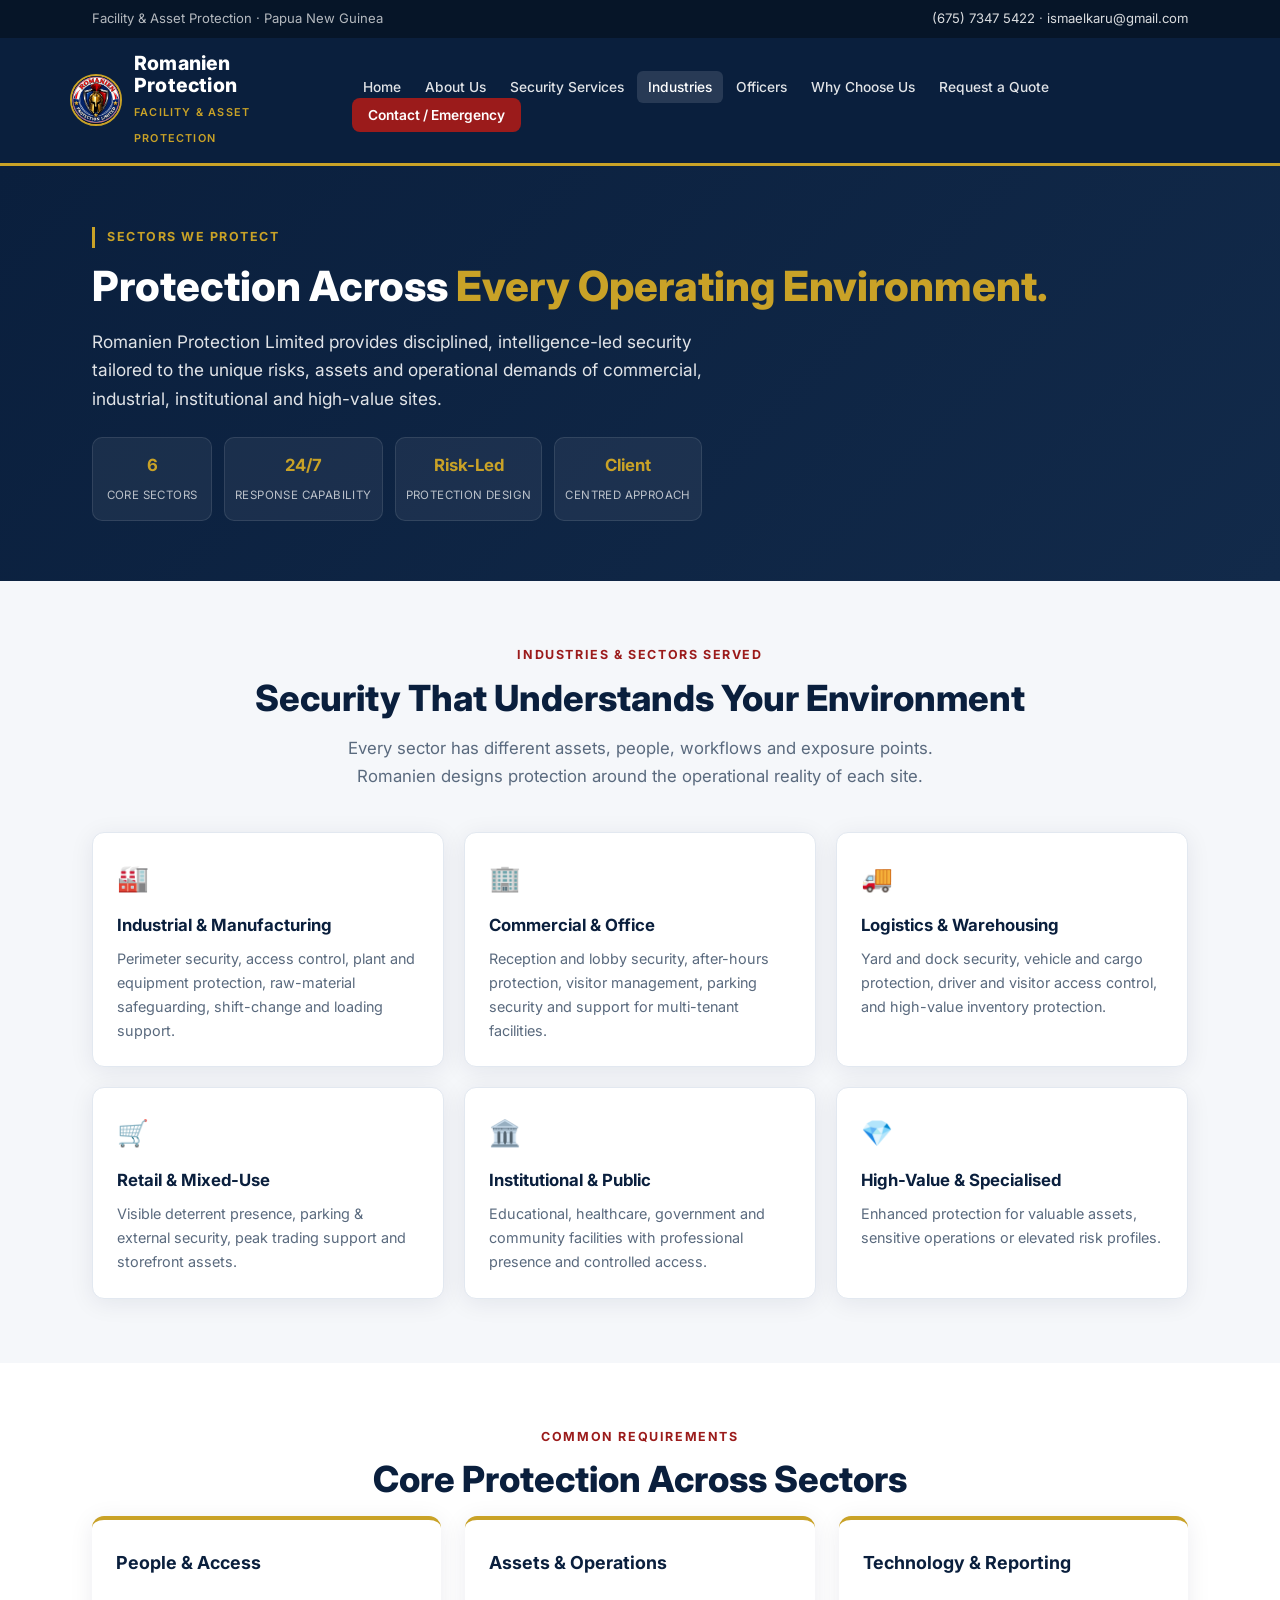
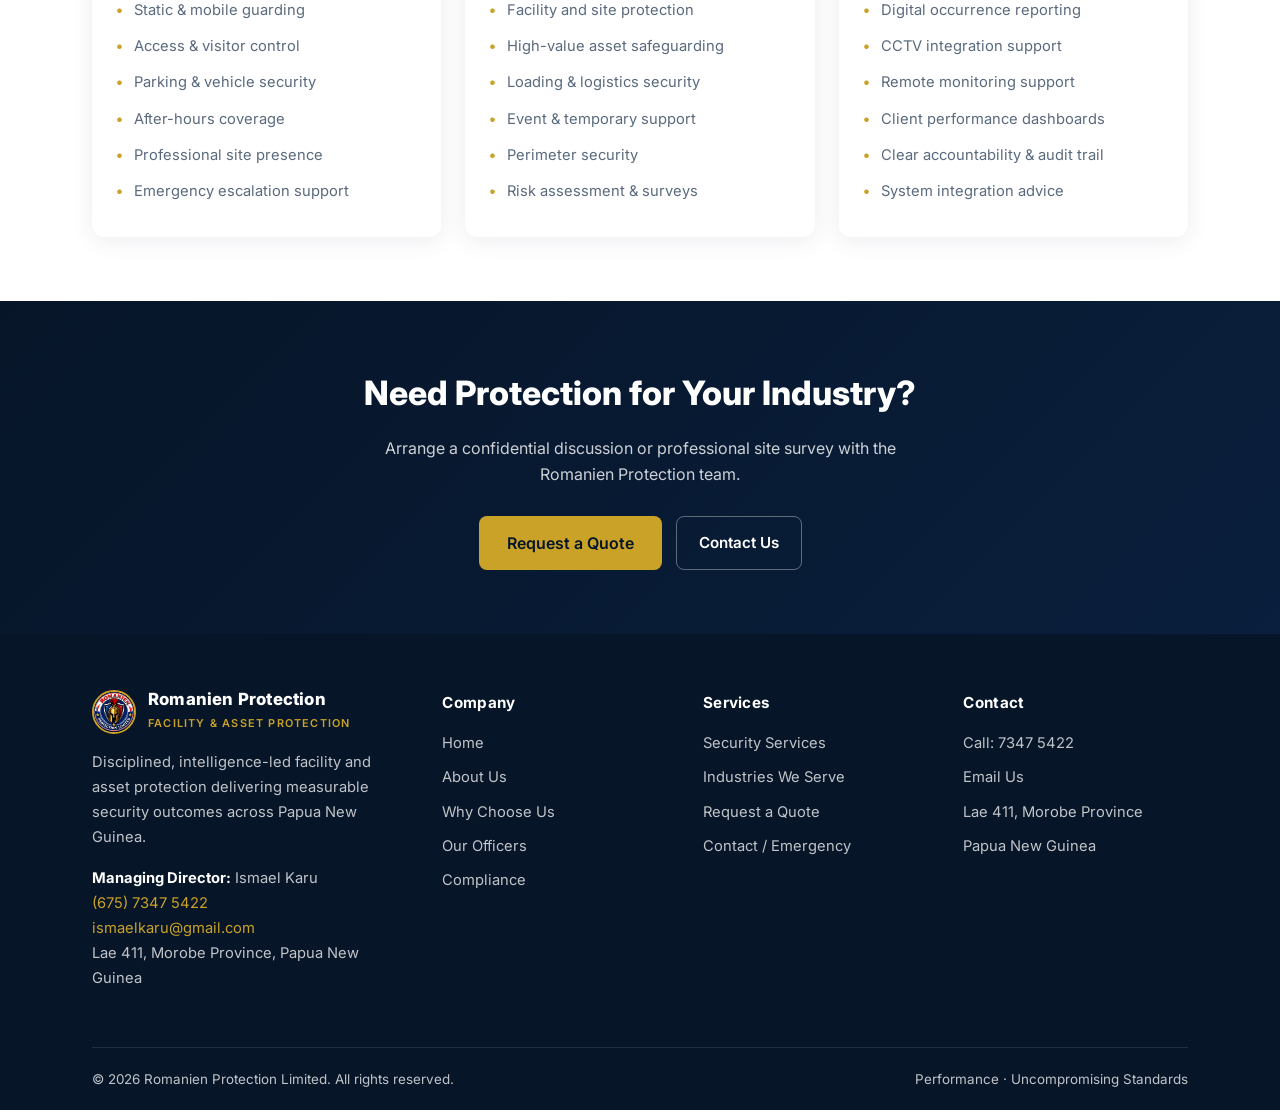
<file: industries.html>
<!DOCTYPE html>
<html lang="en">
<head>
    <meta charset="UTF-8">
    <meta name="viewport" content="width=device-width, initial-scale=1.0">
    <title>Industries We Serve | Romanien Protection Limited</title>
    <meta name="description" content="Professional security tailored to industrial, commercial, logistics, retail, institutional and high-value sites in Papua New Guinea.">
    <link rel="preconnect" href="https://fonts.googleapis.com">
    <link rel="preconnect" href="https://fonts.gstatic.com" crossorigin>
    <link href="https://fonts.googleapis.com/css2?family=Inter:wght@400;500;600;700;800&display=swap" rel="stylesheet">
    <style>
        :root {
            --navy: #0a1f3d;
            --navy-dark: #061528;
            --navy-mid: #122a4a;
            --gold: #c9a227;
            --gold-hover: #b8911f;
            --gold-light: rgba(201, 162, 39, 0.12);
            --text: #1a2332;
            --text-muted: #5a6a7e;
            --bg: #f5f7fa;
            --white: #ffffff;
            --border: #e2e8f0;
            --radius: 12px;
            --shadow: 0 4px 24px rgba(10, 31, 61, 0.08);
            --shadow-lg: 0 16px 48px rgba(10, 31, 61, 0.14);
        }
        * { margin: 0; padding: 0; box-sizing: border-box; }
        body { font-family: 'Inter', system-ui, sans-serif; color: var(--text); background: var(--bg); line-height: 1.65; }
        .container { max-width: 1140px; margin: 0 auto; padding: 0 22px; }
        a { text-decoration: none; color: inherit; }
        img { max-width: 100%; display: block; }

        /* Header */
        .top-bar { background: var(--navy-dark); color: rgba(255,255,255,0.7); font-size: 0.82rem; padding: 8px 0; }
        .top-bar .container { display: flex; justify-content: space-between; align-items: center; flex-wrap: wrap; gap: 8px; }
        .top-bar a { color: rgba(255,255,255,0.85); }
        .top-bar a:hover { color: var(--gold); }
        header { background: var(--navy); position: sticky; top: 0; z-index: 1000; border-bottom: 3px solid var(--gold); }
        .header-inner { display: flex; align-items: center; justify-content: space-between; padding: 14px 0; gap: 20px; }
        .logo { display: flex; align-items: center; gap: 12px; }
        .logo img { width: 52px; height: 52px; border-radius: 50%; object-fit: cover; border: 2px solid var(--gold); }
        .logo-text h1 { font-size: 1.22rem; font-weight: 800; color: white; line-height: 1.15; letter-spacing: 0.2px; }
        .logo-text span { font-size: 0.68rem; color: var(--gold); font-weight: 600; letter-spacing: 1.2px; text-transform: uppercase; }
        .desktop-nav { display: flex; list-style: none; gap: 2px; flex-wrap: wrap; align-items: center; }
        .desktop-nav a { color: rgba(255,255,255,0.88); padding: 8px 11px; border-radius: 6px; font-size: 0.86rem; font-weight: 500; transition: all 0.2s; }
        .desktop-nav a:hover, .desktop-nav a.active { background: rgba(255,255,255,0.12); color: white; }
        .nav-cta { background: #9b1b1b !important; color: white !important; font-weight: 600 !important; padding: 9px 16px !important; border-radius: 8px !important; }
        .nav-cta:hover { background: #7f1616 !important; }
        .mobile-toggle { display: none; background: none; border: none; color: white; font-size: 1.7rem; cursor: pointer; padding: 6px; }

        /* Mobile menu */
        .mobile-menu { display: none; position: fixed; inset: 0; z-index: 2000; background: var(--navy); flex-direction: column; overflow-y: auto; }
        .mobile-menu.open { display: flex; }
        .mobile-menu-header { display: flex; justify-content: space-between; align-items: center; padding: 16px 20px; border-bottom: 1px solid rgba(255,255,255,0.1); }
        .mobile-close { background: none; border: none; color: white; font-size: 1.8rem; cursor: pointer; }
        .mobile-nav { list-style: none; padding: 16px 12px 30px; }
        .mobile-nav a { display: block; color: rgba(255,255,255,0.92); padding: 14px 16px; font-size: 1.05rem; font-weight: 500; border-radius: 8px; }
        .mobile-nav a:hover, .mobile-nav a.active { background: rgba(255,255,255,0.1); }
        .mobile-contact { margin-top: auto; padding: 24px; border-top: 1px solid rgba(255,255,255,0.1); color: rgba(255,255,255,0.8); font-size: 0.9rem; }
        .mobile-contact a { color: var(--gold); }

        /* Hero */
        .hero { background: linear-gradient(135deg, var(--navy) 0%, var(--navy-mid) 55%, #0d2b4d 100%); color: white; padding: 70px 0 80px; position: relative; overflow: hidden; }
        .hero::before { content: ''; position: absolute; inset: 0; background: radial-gradient(ellipse at 70% 20%, rgba(201,162,39,0.08) 0%, transparent 55%); pointer-events: none; }
        .hero-grid { display: grid; grid-template-columns: 1.15fr 0.85fr; gap: 48px; align-items: center; position: relative; }
        .hero-badge { display: inline-block; font-size: 0.78rem; font-weight: 700; letter-spacing: 1.5px; text-transform: uppercase; color: var(--gold); border-left: 3px solid var(--gold); padding-left: 12px; margin-bottom: 18px; }
        .hero h2 { font-size: clamp(2.1rem, 4.5vw, 3rem); font-weight: 800; line-height: 1.15; margin-bottom: 18px; }
        .hero h2 span { color: var(--gold); }
        .hero-lead { font-size: 1.08rem; color: rgba(255,255,255,0.88); max-width: 520px; margin-bottom: 28px; }
        .hero-btns { display: flex; flex-wrap: wrap; gap: 12px; margin-bottom: 36px; }
        .btn { display: inline-flex; align-items: center; gap: 8px; padding: 13px 22px; border-radius: 8px; font-weight: 600; font-size: 0.95rem; transition: all 0.2s; border: none; cursor: pointer; }
        .btn-primary { background: var(--gold); color: var(--navy-dark); }
        .btn-primary:hover { background: var(--gold-hover); transform: translateY(-1px); }
        .btn-outline { background: transparent; color: white; border: 1.5px solid rgba(255,255,255,0.35); }
        .btn-outline:hover { border-color: white; background: rgba(255,255,255,0.08); }
        .hero-stats { display: grid; grid-template-columns: repeat(4, 1fr); gap: 12px; }
        .stat-box { background: rgba(255,255,255,0.06); border: 1px solid rgba(255,255,255,0.1); border-radius: 10px; padding: 14px 10px; text-align: center; }
        .stat-box strong { display: block; color: var(--gold); font-size: 1.05rem; font-weight: 700; }
        .stat-box span { font-size: 0.72rem; color: rgba(255,255,255,0.7); text-transform: uppercase; letter-spacing: 0.4px; }
        .hero-card { background: rgba(255,255,255,0.07); border: 1px solid rgba(255,255,255,0.12); border-radius: 16px; padding: 28px 24px; backdrop-filter: blur(8px); }
        .hero-card .card-logo { width: 90px; height: 90px; margin: 0 auto 16px; border-radius: 50%; border: 3px solid var(--gold); object-fit: cover; }
        .hero-card h3 { text-align: center; color: var(--gold); font-size: 1.1rem; margin-bottom: 16px; }
        .hero-card ul { list-style: none; }
        .hero-card li { padding: 7px 0; font-size: 0.92rem; color: rgba(255,255,255,0.9); display: flex; gap: 10px; align-items: flex-start; }
        .hero-card li::before { content: '✓'; color: var(--gold); font-weight: 700; flex-shrink: 0; }

        /* Sections */
        section { padding: 72px 0; }
        .section-label { font-size: 0.78rem; font-weight: 700; letter-spacing: 1.6px; text-transform: uppercase; color: #9b1b1b; margin-bottom: 10px; text-align: center; }
        .section-title { font-size: clamp(1.7rem, 3.5vw, 2.25rem); font-weight: 800; text-align: center; color: var(--navy); margin-bottom: 14px; line-height: 1.25; }
        .section-lead { text-align: center; color: var(--text-muted); max-width: 640px; margin: 0 auto 42px; font-size: 1.05rem; }

        /* Value props */
        .value-grid { display: grid; grid-template-columns: repeat(3, 1fr); gap: 24px; }
        .value-card { background: var(--white); border-radius: var(--radius); padding: 28px 24px; box-shadow: var(--shadow); border: 1px solid var(--border); transition: transform 0.2s, box-shadow 0.2s; }
        .value-card:hover { transform: translateY(-4px); box-shadow: var(--shadow-lg); }
        .value-icon { width: 48px; height: 48px; background: var(--gold-light); border-radius: 12px; display: flex; align-items: center; justify-content: center; font-size: 1.4rem; margin-bottom: 16px; }
        .value-card h3 { font-size: 1.15rem; font-weight: 700; color: var(--navy); margin-bottom: 10px; }
        .value-card p { color: var(--text-muted); font-size: 0.95rem; }

        /* Services preview */
        .services-grid { display: grid; grid-template-columns: repeat(3, 1fr); gap: 24px; }
        .service-card { background: var(--white); border-radius: var(--radius); padding: 28px 24px; box-shadow: var(--shadow); border-top: 4px solid var(--gold); }
        .service-card h3 { font-size: 1.12rem; font-weight: 700; color: var(--navy); margin-bottom: 14px; }
        .service-card ul { list-style: none; }
        .service-card li { padding: 6px 0; font-size: 0.92rem; color: var(--text-muted); padding-left: 18px; position: relative; }
        .service-card li::before { content: '•'; color: var(--gold); position: absolute; left: 0; font-weight: 700; }

        /* Strengths */
        .strengths-grid { display: grid; grid-template-columns: repeat(3, 1fr); gap: 20px; }
        .strength-item { background: var(--white); border-radius: var(--radius); padding: 24px; box-shadow: var(--shadow); display: flex; gap: 16px; }
        .strength-num { font-size: 1.4rem; font-weight: 800; color: var(--gold); min-width: 36px; }
        .strength-item h4 { font-size: 1.02rem; font-weight: 700; color: var(--navy); margin-bottom: 6px; }
        .strength-item p { font-size: 0.9rem; color: var(--text-muted); }

        /* Industries */
        .industries-grid { display: grid; grid-template-columns: repeat(3, 1fr); gap: 20px; }
        .industry-card { background: var(--white); border-radius: var(--radius); padding: 24px; box-shadow: var(--shadow); border: 1px solid var(--border); transition: border-color 0.2s; }
        .industry-card:hover { border-color: var(--gold); }
        .industry-card .icon { font-size: 1.6rem; margin-bottom: 12px; }
        .industry-card h4 { font-size: 1.05rem; font-weight: 700; color: var(--navy); margin-bottom: 8px; }
        .industry-card p { font-size: 0.9rem; color: var(--text-muted); }

        /* Outcomes */
        .outcomes { background: var(--navy); color: white; }
        .outcomes .section-title { color: white; }
        .outcomes .section-lead { color: rgba(255,255,255,0.75); }
        .outcomes-list { display: flex; flex-wrap: wrap; justify-content: center; gap: 12px; }
        .outcome-tag { background: rgba(255,255,255,0.08); border: 1px solid rgba(255,255,255,0.15); border-radius: 50px; padding: 10px 20px; font-size: 0.92rem; font-weight: 500; }

        /* Promise */
        .promise-grid { display: grid; grid-template-columns: repeat(3, 1fr); gap: 24px; }
        .promise-card { text-align: center; padding: 28px 20px; background: var(--white); border-radius: var(--radius); box-shadow: var(--shadow); }
        .promise-card .icon { font-size: 2rem; margin-bottom: 14px; }
        .promise-card h3 { font-size: 1.1rem; font-weight: 700; color: var(--navy); margin-bottom: 10px; }
        .promise-card p { font-size: 0.92rem; color: var(--text-muted); }

        /* CTA */
        .cta-band { background: linear-gradient(135deg, var(--navy-dark), var(--navy)); color: white; padding: 64px 0; text-align: center; }
        .cta-band h2 { font-size: clamp(1.6rem, 3vw, 2.1rem); font-weight: 800; margin-bottom: 14px; }
        .cta-band p { color: rgba(255,255,255,0.8); max-width: 560px; margin: 0 auto 28px; }
        .cta-band .btn-primary { font-size: 1rem; padding: 14px 28px; }

        /* Footer */
        footer { background: var(--navy-dark); color: rgba(255,255,255,0.75); padding: 56px 0 0; font-size: 0.92rem; }
        .footer-grid { display: grid; grid-template-columns: 1.4fr 1fr 1fr 1fr; gap: 36px; padding-bottom: 40px; border-bottom: 1px solid rgba(255,255,255,0.1); }
        .footer-brand .logo { margin-bottom: 16px; }
        .footer-brand p { margin-bottom: 16px; line-height: 1.7; }
        .footer-col h4 { color: white; font-size: 0.95rem; font-weight: 700; margin-bottom: 16px; letter-spacing: 0.3px; }
        .footer-col ul { list-style: none; }
        .footer-col li { margin-bottom: 10px; }
        .footer-col a:hover { color: var(--gold); }
        .footer-bottom { padding: 20px 0; display: flex; justify-content: space-between; flex-wrap: wrap; gap: 10px; font-size: 0.84rem; }
        .footer-contact a { color: var(--gold); }

        /* Utilities */
        .text-center { text-align: center; }
        .mt-32 { margin-top: 32px; }
        .mb-0 { margin-bottom: 0; }

        @media (max-width: 980px) {
            .hero-grid, .value-grid, .services-grid, .strengths-grid, .industries-grid, .promise-grid { grid-template-columns: 1fr 1fr; }
            .footer-grid { grid-template-columns: 1fr 1fr; }
            .hero-stats { grid-template-columns: repeat(2, 1fr); }
        }
        @media (max-width: 720px) {
            .desktop-nav { display: none; }
            .mobile-toggle { display: block; }
            .hero-grid, .value-grid, .services-grid, .strengths-grid, .industries-grid, .promise-grid, .footer-grid { grid-template-columns: 1fr; }
            .hero { padding: 48px 0 56px; }
            .hero-stats { grid-template-columns: repeat(2, 1fr); }
            section { padding: 52px 0; }
        }
    
        /* Page hero (inner pages) */
        .page-hero { background: linear-gradient(135deg, var(--navy) 0%, var(--navy-mid) 100%); color: white; padding: 56px 0 60px; }
        .page-hero .hero-badge { margin-bottom: 14px; }
        .page-hero h1 { font-size: clamp(1.9rem, 4vw, 2.6rem); font-weight: 800; line-height: 1.2; margin-bottom: 16px; }
        .page-hero h1 em { color: var(--gold); font-style: normal; }
        .page-hero .lead { font-size: 1.08rem; color: rgba(255,255,255,0.88); max-width: 620px; margin-bottom: 24px; }
        .page-stats { display: flex; flex-wrap: wrap; gap: 12px; margin-top: 8px; }
        .page-stats .stat-box { min-width: 120px; }
        .content-section { padding: 64px 0; }
        .two-col { display: grid; grid-template-columns: 1fr 1fr; gap: 40px; align-items: start; }
        .card-list { list-style: none; }
        .card-list li { padding: 8px 0; padding-left: 22px; position: relative; color: var(--text-muted); }
        .card-list li::before { content: '✓'; color: var(--gold); position: absolute; left: 0; font-weight: 700; }
        .info-box { background: var(--white); border-radius: var(--radius); padding: 28px; box-shadow: var(--shadow); border: 1px solid var(--border); margin-bottom: 20px; }
        .info-box h3 { color: var(--navy); font-size: 1.1rem; margin-bottom: 10px; }
        .form-group { margin-bottom: 18px; }
        .form-group label { display: block; font-weight: 600; font-size: 0.9rem; margin-bottom: 6px; color: var(--navy); }
        .form-group input, .form-group select, .form-group textarea {
            width: 100%; padding: 12px 14px; border: 1.5px solid var(--border); border-radius: 8px;
            font-family: inherit; font-size: 0.95rem; transition: border-color 0.2s;
        }
        .form-group input:focus, .form-group select:focus, .form-group textarea:focus {
            outline: none; border-color: var(--gold);
        }
        .form-row { display: grid; grid-template-columns: 1fr 1fr; gap: 16px; }
        .form-note { background: var(--gold-light); border-left: 4px solid var(--gold); padding: 14px 16px; border-radius: 0 8px 8px 0; font-size: 0.9rem; color: var(--text); margin-bottom: 24px; }
        .contact-cards { display: grid; grid-template-columns: repeat(3, 1fr); gap: 20px; }
        .contact-card { background: var(--white); border-radius: var(--radius); padding: 28px 22px; text-align: center; box-shadow: var(--shadow); border: 1px solid var(--border); }
        .contact-card .icon { font-size: 1.8rem; margin-bottom: 12px; }
        .contact-card h3 { font-size: 1.05rem; color: var(--navy); margin-bottom: 8px; }
        .contact-card a { color: var(--gold); font-weight: 600; }
        .urgent-box { background: #9b1b1b; color: white; border-radius: var(--radius); padding: 28px; text-align: center; }
        .urgent-box a { color: white; font-weight: 700; text-decoration: underline; }
        @media (max-width: 720px) {
            .two-col, .form-row, .contact-cards { grid-template-columns: 1fr; }
        }
</style>
</head>
<body>

    <div class="top-bar">
        <div class="container">
            <span>Facility & Asset Protection · Papua New Guinea</span>
            <span>
                <a href="tel:+67573475422">(675) 7347 5422</a> · 
                <a href="mailto:ismaelkaru@gmail.com">ismaelkaru@gmail.com</a>
            </span>
        </div>
    </div>
    <header>
        <div class="container header-inner">
            <a href="index.html" class="logo">
                <img src="logo.jpg" alt="Romanien Protection Limited logo">
                <div class="logo-text">
                    <h1>Romanien Protection</h1>
                    <span>Facility & Asset Protection</span>
                </div>
            </a>
            <nav>
                <ul class="desktop-nav">
                    <li><a href="index.html">Home</a></li>
                    <li><a href="about.html">About Us</a></li>
                    <li><a href="services.html">Security Services</a></li>
                    <li><a href="industries.html" class="active">Industries</a></li>
                    <li><a href="security-officers.html">Officers</a></li>
                    <li><a href="why-us.html">Why Choose Us</a></li>
                    <li><a href="quote.html">Request a Quote</a></li>
                    <li><a href="contact.html" class="nav-cta">Contact / Emergency</a></li>
                </ul>
            </nav>
            <button class="mobile-toggle" aria-label="Open menu" onclick="document.getElementById('mobileMenu').classList.add('open')">☰</button>
        </div>
    </header>
    <div class="mobile-menu" id="mobileMenu">
        <div class="mobile-menu-header">
            <div class="logo">
                <img src="logo.jpg" alt="Logo" style="width:42px;height:42px;border-radius:50%;border:2px solid var(--gold);">
                <div class="logo-text"><h1 style="font-size:1.1rem;color:white;">Romanien Protection</h1></div>
            </div>
            <button class="mobile-close" onclick="document.getElementById('mobileMenu').classList.remove('open')">×</button>
        </div>
        <ul class="mobile-nav">
            <li><a href="index.html">Home</a></li>
            <li><a href="about.html">About Us</a></li>
            <li><a href="services.html">Security Services</a></li>
            <li><a href="industries.html">Industries</a></li>
            <li><a href="security-officers.html">Our Security Officers</a></li>
            <li><a href="compliance.html">Compliance & Licensing</a></li>
            <li><a href="why-us.html">Why Choose Us</a></li>
            <li><a href="quote.html">Request a Quote</a></li>
            <li><a href="contact.html">Contact / Emergency</a></li>
        </ul>
        <div class="mobile-contact">
            <strong style="color:var(--gold);">Contact</strong><br>
            <a href="tel:+67573475422">(675) 7347 5422</a><br>
            <a href="mailto:ismaelkaru@gmail.com">ismaelkaru@gmail.com</a><br>
            Lae 411, Morobe Province, PNG
        </div>
    </div>


    <section class="page-hero">
        <div class="container">
            <div class="hero-badge">Sectors We Protect</div>
            <h1>Protection Across <em>Every Operating Environment.</em></h1>
            <p class="lead">Romanien Protection Limited provides disciplined, intelligence-led security tailored to the unique risks, assets and operational demands of commercial, industrial, institutional and high-value sites.</p>
            <div class="page-stats">
                <div class="stat-box"><strong>6</strong><span>Core Sectors</span></div>
                <div class="stat-box"><strong>24/7</strong><span>Response Capability</span></div>
                <div class="stat-box"><strong>Risk-Led</strong><span>Protection Design</span></div>
                <div class="stat-box"><strong>Client</strong><span>Centred Approach</span></div>
            </div>
        </div>
    </section>

    <section class="content-section">
        <div class="container">
            <div class="section-label">Industries & Sectors Served</div>
            <h2 class="section-title">Security That Understands Your Environment</h2>
            <p class="section-lead">Every sector has different assets, people, workflows and exposure points. Romanien designs protection around the operational reality of each site.</p>
            <div class="industries-grid">
                <div class="industry-card"><div class="icon">🏭</div><h4>Industrial & Manufacturing</h4><p>Perimeter security, access control, plant and equipment protection, raw-material safeguarding, shift-change and loading support.</p></div>
                <div class="industry-card"><div class="icon">🏢</div><h4>Commercial & Office</h4><p>Reception and lobby security, after-hours protection, visitor management, parking security and support for multi-tenant facilities.</p></div>
                <div class="industry-card"><div class="icon">🚚</div><h4>Logistics & Warehousing</h4><p>Yard and dock security, vehicle and cargo protection, driver and visitor access control, and high-value inventory protection.</p></div>
                <div class="industry-card"><div class="icon">🛒</div><h4>Retail & Mixed-Use</h4><p>Visible deterrent presence, parking & external security, peak trading support and storefront assets.</p></div>
                <div class="industry-card"><div class="icon">🏛️</div><h4>Institutional & Public</h4><p>Educational, healthcare, government and community facilities with professional presence and controlled access.</p></div>
                <div class="industry-card"><div class="icon">💎</div><h4>High-Value & Specialised</h4><p>Enhanced protection for valuable assets, sensitive operations or elevated risk profiles.</p></div>
            </div>
        </div>
    </section>

    <section class="content-section" style="background:var(--white);">
        <div class="container">
            <div class="section-label">Common Requirements</div>
            <h2 class="section-title">Core Protection Across Sectors</h2>
            <div class="services-grid">
                <div class="service-card">
                    <h3>People & Access</h3>
                    <ul>
                        <li>Static & mobile guarding</li>
                        <li>Access & visitor control</li>
                        <li>Parking & vehicle security</li>
                        <li>After-hours coverage</li>
                        <li>Professional site presence</li>
                        <li>Emergency escalation support</li>
                    </ul>
                </div>
                <div class="service-card">
                    <h3>Assets & Operations</h3>
                    <ul>
                        <li>Facility and site protection</li>
                        <li>High-value asset safeguarding</li>
                        <li>Loading & logistics security</li>
                        <li>Event & temporary support</li>
                        <li>Perimeter security</li>
                        <li>Risk assessment & surveys</li>
                    </ul>
                </div>
                <div class="service-card">
                    <h3>Technology & Reporting</h3>
                    <ul>
                        <li>Digital occurrence reporting</li>
                        <li>CCTV integration support</li>
                        <li>Remote monitoring support</li>
                        <li>Client performance dashboards</li>
                        <li>Clear accountability & audit trail</li>
                        <li>System integration advice</li>
                    </ul>
                </div>
            </div>
        </div>
    </section>

    <section class="cta-band">
        <div class="container">
            <h2>Need Protection for Your Industry?</h2>
            <p>Arrange a confidential discussion or professional site survey with the Romanien Protection team.</p>
            <div style="display:flex;gap:14px;justify-content:center;flex-wrap:wrap;">
                <a href="quote.html" class="btn btn-primary">Request a Quote</a>
                <a href="contact.html" class="btn btn-outline">Contact Us</a>
            </div>
        </div>
    </section>


    <footer>
        <div class="container">
            <div class="footer-grid">
                <div class="footer-brand">
                    <a href="index.html" class="logo">
                        <img src="logo.jpg" alt="Logo" style="width:44px;height:44px;border-radius:50%;border:2px solid var(--gold);">
                        <div class="logo-text">
                            <h1 style="font-size:1.05rem;color:white;">Romanien Protection</h1>
                            <span>Facility & Asset Protection</span>
                        </div>
                    </a>
                    <p>Disciplined, intelligence-led facility and asset protection delivering measurable security outcomes across Papua New Guinea.</p>
                    <p class="footer-contact">
                        <strong style="color:white;">Managing Director:</strong> Ismael Karu<br>
                        <a href="tel:+67573475422">(675) 7347 5422</a><br>
                        <a href="mailto:ismaelkaru@gmail.com">ismaelkaru@gmail.com</a><br>
                        Lae 411, Morobe Province, Papua New Guinea
                    </p>
                </div>
                <div class="footer-col">
                    <h4>Company</h4>
                    <ul>
                        <li><a href="index.html">Home</a></li>
                        <li><a href="about.html">About Us</a></li>
                        <li><a href="why-us.html">Why Choose Us</a></li>
                        <li><a href="security-officers.html">Our Officers</a></li>
                        <li><a href="compliance.html">Compliance</a></li>
                    </ul>
                </div>
                <div class="footer-col">
                    <h4>Services</h4>
                    <ul>
                        <li><a href="services.html">Security Services</a></li>
                        <li><a href="industries.html">Industries We Serve</a></li>
                        <li><a href="quote.html">Request a Quote</a></li>
                        <li><a href="contact.html">Contact / Emergency</a></li>
                    </ul>
                </div>
                <div class="footer-col">
                    <h4>Contact</h4>
                    <ul>
                        <li><a href="tel:+67573475422">Call: 7347 5422</a></li>
                        <li><a href="mailto:ismaelkaru@gmail.com">Email Us</a></li>
                        <li>Lae 411, Morobe Province</li>
                        <li>Papua New Guinea</li>
                    </ul>
                </div>
            </div>
            <div class="footer-bottom">
                <span>© 2026 Romanien Protection Limited. All rights reserved.</span>
                <span>Performance · Uncompromising Standards</span>
            </div>
        </div>
    </footer>
    <script>
        document.querySelectorAll('.mobile-nav a').forEach(a => {
            a.addEventListener('click', () => document.getElementById('mobileMenu').classList.remove('open'));
        });
    </script>

</body>
</html>
</file>
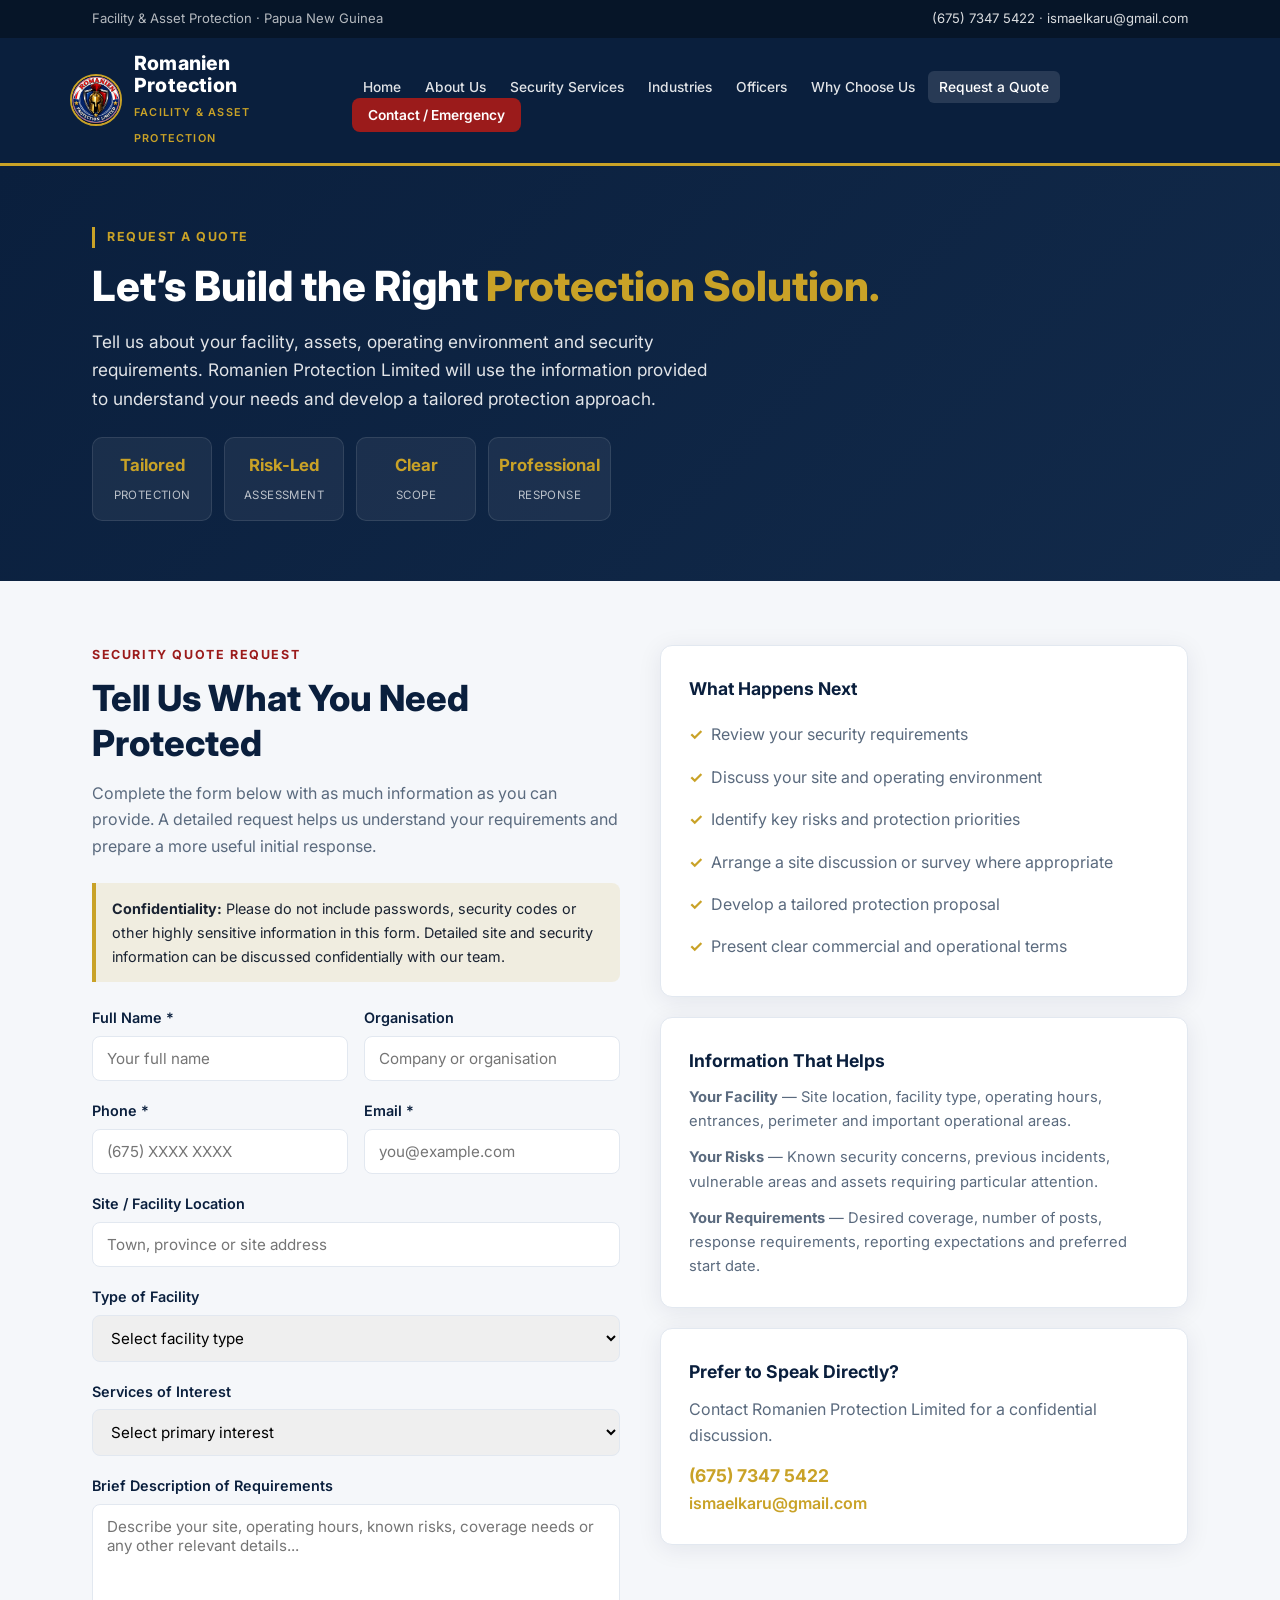
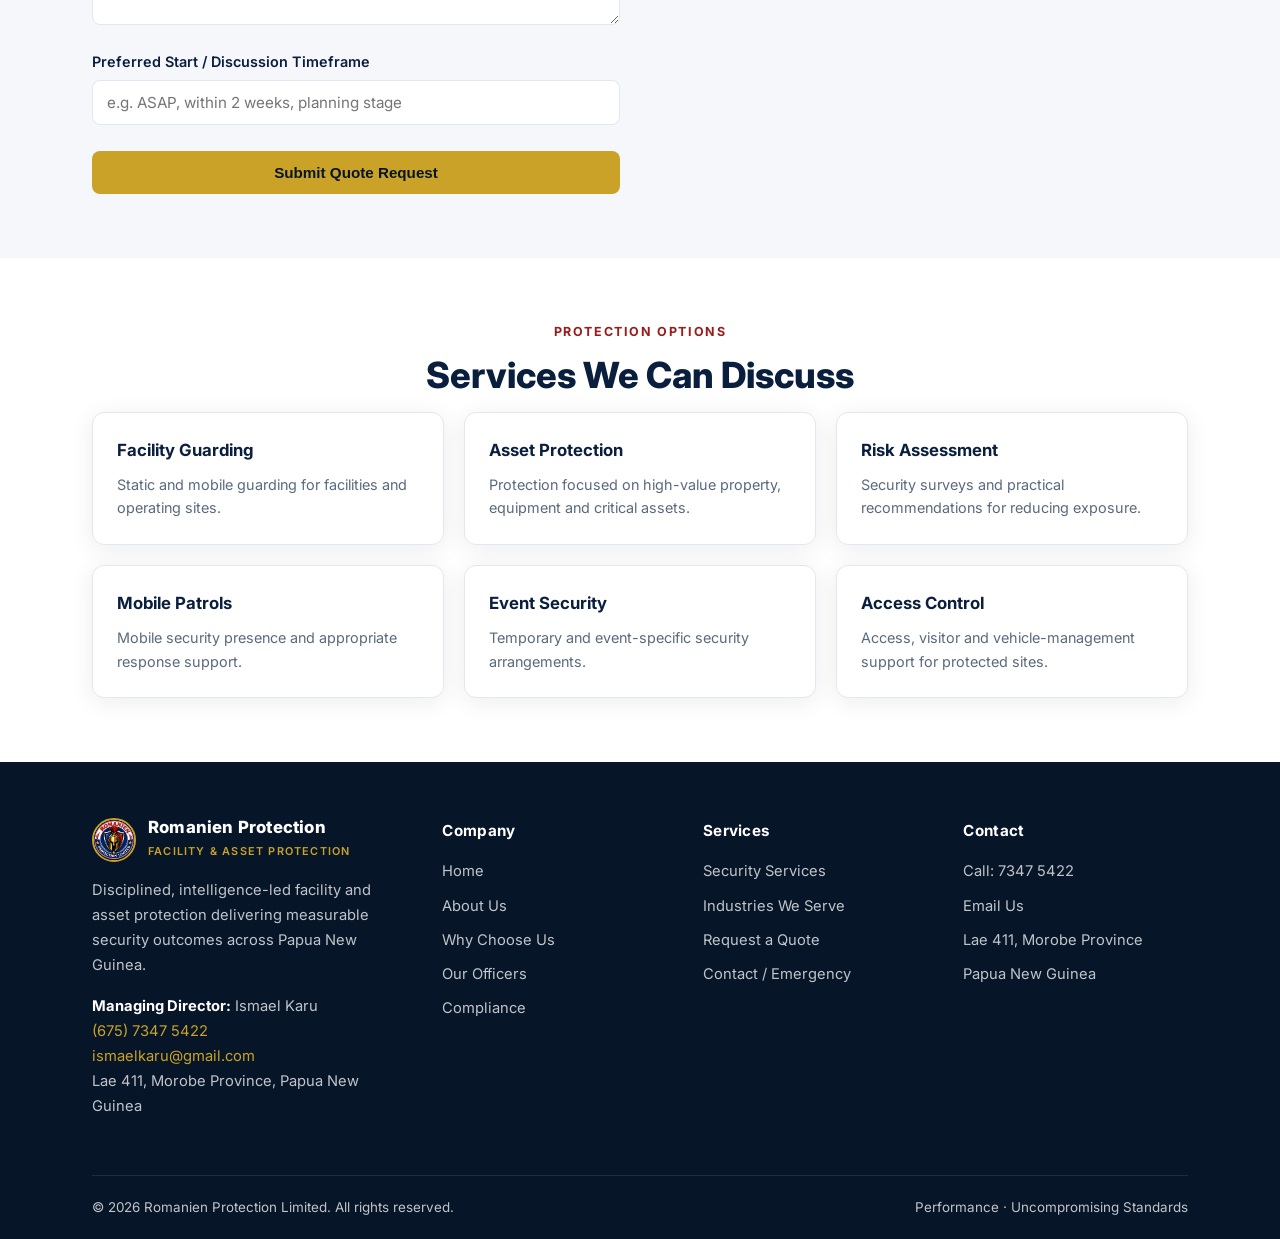
<file: quote.html>
<!DOCTYPE html>
<html lang="en">
<head>
    <meta charset="UTF-8">
    <meta name="viewport" content="width=device-width, initial-scale=1.0">
    <title>Request a Quote | Romanien Protection Limited</title>
    <meta name="description" content="Request a tailored security protection quote from Romanien Protection Limited for your facility in Papua New Guinea.">
    <link rel="preconnect" href="https://fonts.googleapis.com">
    <link rel="preconnect" href="https://fonts.gstatic.com" crossorigin>
    <link href="https://fonts.googleapis.com/css2?family=Inter:wght@400;500;600;700;800&display=swap" rel="stylesheet">
    <style>
        :root {
            --navy: #0a1f3d;
            --navy-dark: #061528;
            --navy-mid: #122a4a;
            --gold: #c9a227;
            --gold-hover: #b8911f;
            --gold-light: rgba(201, 162, 39, 0.12);
            --text: #1a2332;
            --text-muted: #5a6a7e;
            --bg: #f5f7fa;
            --white: #ffffff;
            --border: #e2e8f0;
            --radius: 12px;
            --shadow: 0 4px 24px rgba(10, 31, 61, 0.08);
            --shadow-lg: 0 16px 48px rgba(10, 31, 61, 0.14);
        }
        * { margin: 0; padding: 0; box-sizing: border-box; }
        body { font-family: 'Inter', system-ui, sans-serif; color: var(--text); background: var(--bg); line-height: 1.65; }
        .container { max-width: 1140px; margin: 0 auto; padding: 0 22px; }
        a { text-decoration: none; color: inherit; }
        img { max-width: 100%; display: block; }

        /* Header */
        .top-bar { background: var(--navy-dark); color: rgba(255,255,255,0.7); font-size: 0.82rem; padding: 8px 0; }
        .top-bar .container { display: flex; justify-content: space-between; align-items: center; flex-wrap: wrap; gap: 8px; }
        .top-bar a { color: rgba(255,255,255,0.85); }
        .top-bar a:hover { color: var(--gold); }
        header { background: var(--navy); position: sticky; top: 0; z-index: 1000; border-bottom: 3px solid var(--gold); }
        .header-inner { display: flex; align-items: center; justify-content: space-between; padding: 14px 0; gap: 20px; }
        .logo { display: flex; align-items: center; gap: 12px; }
        .logo img { width: 52px; height: 52px; border-radius: 50%; object-fit: cover; border: 2px solid var(--gold); }
        .logo-text h1 { font-size: 1.22rem; font-weight: 800; color: white; line-height: 1.15; letter-spacing: 0.2px; }
        .logo-text span { font-size: 0.68rem; color: var(--gold); font-weight: 600; letter-spacing: 1.2px; text-transform: uppercase; }
        .desktop-nav { display: flex; list-style: none; gap: 2px; flex-wrap: wrap; align-items: center; }
        .desktop-nav a { color: rgba(255,255,255,0.88); padding: 8px 11px; border-radius: 6px; font-size: 0.86rem; font-weight: 500; transition: all 0.2s; }
        .desktop-nav a:hover, .desktop-nav a.active { background: rgba(255,255,255,0.12); color: white; }
        .nav-cta { background: #9b1b1b !important; color: white !important; font-weight: 600 !important; padding: 9px 16px !important; border-radius: 8px !important; }
        .nav-cta:hover { background: #7f1616 !important; }
        .mobile-toggle { display: none; background: none; border: none; color: white; font-size: 1.7rem; cursor: pointer; padding: 6px; }

        /* Mobile menu */
        .mobile-menu { display: none; position: fixed; inset: 0; z-index: 2000; background: var(--navy); flex-direction: column; overflow-y: auto; }
        .mobile-menu.open { display: flex; }
        .mobile-menu-header { display: flex; justify-content: space-between; align-items: center; padding: 16px 20px; border-bottom: 1px solid rgba(255,255,255,0.1); }
        .mobile-close { background: none; border: none; color: white; font-size: 1.8rem; cursor: pointer; }
        .mobile-nav { list-style: none; padding: 16px 12px 30px; }
        .mobile-nav a { display: block; color: rgba(255,255,255,0.92); padding: 14px 16px; font-size: 1.05rem; font-weight: 500; border-radius: 8px; }
        .mobile-nav a:hover, .mobile-nav a.active { background: rgba(255,255,255,0.1); }
        .mobile-contact { margin-top: auto; padding: 24px; border-top: 1px solid rgba(255,255,255,0.1); color: rgba(255,255,255,0.8); font-size: 0.9rem; }
        .mobile-contact a { color: var(--gold); }

        /* Hero */
        .hero { background: linear-gradient(135deg, var(--navy) 0%, var(--navy-mid) 55%, #0d2b4d 100%); color: white; padding: 70px 0 80px; position: relative; overflow: hidden; }
        .hero::before { content: ''; position: absolute; inset: 0; background: radial-gradient(ellipse at 70% 20%, rgba(201,162,39,0.08) 0%, transparent 55%); pointer-events: none; }
        .hero-grid { display: grid; grid-template-columns: 1.15fr 0.85fr; gap: 48px; align-items: center; position: relative; }
        .hero-badge { display: inline-block; font-size: 0.78rem; font-weight: 700; letter-spacing: 1.5px; text-transform: uppercase; color: var(--gold); border-left: 3px solid var(--gold); padding-left: 12px; margin-bottom: 18px; }
        .hero h2 { font-size: clamp(2.1rem, 4.5vw, 3rem); font-weight: 800; line-height: 1.15; margin-bottom: 18px; }
        .hero h2 span { color: var(--gold); }
        .hero-lead { font-size: 1.08rem; color: rgba(255,255,255,0.88); max-width: 520px; margin-bottom: 28px; }
        .hero-btns { display: flex; flex-wrap: wrap; gap: 12px; margin-bottom: 36px; }
        .btn { display: inline-flex; align-items: center; gap: 8px; padding: 13px 22px; border-radius: 8px; font-weight: 600; font-size: 0.95rem; transition: all 0.2s; border: none; cursor: pointer; }
        .btn-primary { background: var(--gold); color: var(--navy-dark); }
        .btn-primary:hover { background: var(--gold-hover); transform: translateY(-1px); }
        .btn-outline { background: transparent; color: white; border: 1.5px solid rgba(255,255,255,0.35); }
        .btn-outline:hover { border-color: white; background: rgba(255,255,255,0.08); }
        .hero-stats { display: grid; grid-template-columns: repeat(4, 1fr); gap: 12px; }
        .stat-box { background: rgba(255,255,255,0.06); border: 1px solid rgba(255,255,255,0.1); border-radius: 10px; padding: 14px 10px; text-align: center; }
        .stat-box strong { display: block; color: var(--gold); font-size: 1.05rem; font-weight: 700; }
        .stat-box span { font-size: 0.72rem; color: rgba(255,255,255,0.7); text-transform: uppercase; letter-spacing: 0.4px; }
        .hero-card { background: rgba(255,255,255,0.07); border: 1px solid rgba(255,255,255,0.12); border-radius: 16px; padding: 28px 24px; backdrop-filter: blur(8px); }
        .hero-card .card-logo { width: 90px; height: 90px; margin: 0 auto 16px; border-radius: 50%; border: 3px solid var(--gold); object-fit: cover; }
        .hero-card h3 { text-align: center; color: var(--gold); font-size: 1.1rem; margin-bottom: 16px; }
        .hero-card ul { list-style: none; }
        .hero-card li { padding: 7px 0; font-size: 0.92rem; color: rgba(255,255,255,0.9); display: flex; gap: 10px; align-items: flex-start; }
        .hero-card li::before { content: '✓'; color: var(--gold); font-weight: 700; flex-shrink: 0; }

        /* Sections */
        section { padding: 72px 0; }
        .section-label { font-size: 0.78rem; font-weight: 700; letter-spacing: 1.6px; text-transform: uppercase; color: #9b1b1b; margin-bottom: 10px; text-align: center; }
        .section-title { font-size: clamp(1.7rem, 3.5vw, 2.25rem); font-weight: 800; text-align: center; color: var(--navy); margin-bottom: 14px; line-height: 1.25; }
        .section-lead { text-align: center; color: var(--text-muted); max-width: 640px; margin: 0 auto 42px; font-size: 1.05rem; }

        /* Value props */
        .value-grid { display: grid; grid-template-columns: repeat(3, 1fr); gap: 24px; }
        .value-card { background: var(--white); border-radius: var(--radius); padding: 28px 24px; box-shadow: var(--shadow); border: 1px solid var(--border); transition: transform 0.2s, box-shadow 0.2s; }
        .value-card:hover { transform: translateY(-4px); box-shadow: var(--shadow-lg); }
        .value-icon { width: 48px; height: 48px; background: var(--gold-light); border-radius: 12px; display: flex; align-items: center; justify-content: center; font-size: 1.4rem; margin-bottom: 16px; }
        .value-card h3 { font-size: 1.15rem; font-weight: 700; color: var(--navy); margin-bottom: 10px; }
        .value-card p { color: var(--text-muted); font-size: 0.95rem; }

        /* Services preview */
        .services-grid { display: grid; grid-template-columns: repeat(3, 1fr); gap: 24px; }
        .service-card { background: var(--white); border-radius: var(--radius); padding: 28px 24px; box-shadow: var(--shadow); border-top: 4px solid var(--gold); }
        .service-card h3 { font-size: 1.12rem; font-weight: 700; color: var(--navy); margin-bottom: 14px; }
        .service-card ul { list-style: none; }
        .service-card li { padding: 6px 0; font-size: 0.92rem; color: var(--text-muted); padding-left: 18px; position: relative; }
        .service-card li::before { content: '•'; color: var(--gold); position: absolute; left: 0; font-weight: 700; }

        /* Strengths */
        .strengths-grid { display: grid; grid-template-columns: repeat(3, 1fr); gap: 20px; }
        .strength-item { background: var(--white); border-radius: var(--radius); padding: 24px; box-shadow: var(--shadow); display: flex; gap: 16px; }
        .strength-num { font-size: 1.4rem; font-weight: 800; color: var(--gold); min-width: 36px; }
        .strength-item h4 { font-size: 1.02rem; font-weight: 700; color: var(--navy); margin-bottom: 6px; }
        .strength-item p { font-size: 0.9rem; color: var(--text-muted); }

        /* Industries */
        .industries-grid { display: grid; grid-template-columns: repeat(3, 1fr); gap: 20px; }
        .industry-card { background: var(--white); border-radius: var(--radius); padding: 24px; box-shadow: var(--shadow); border: 1px solid var(--border); transition: border-color 0.2s; }
        .industry-card:hover { border-color: var(--gold); }
        .industry-card .icon { font-size: 1.6rem; margin-bottom: 12px; }
        .industry-card h4 { font-size: 1.05rem; font-weight: 700; color: var(--navy); margin-bottom: 8px; }
        .industry-card p { font-size: 0.9rem; color: var(--text-muted); }

        /* Outcomes */
        .outcomes { background: var(--navy); color: white; }
        .outcomes .section-title { color: white; }
        .outcomes .section-lead { color: rgba(255,255,255,0.75); }
        .outcomes-list { display: flex; flex-wrap: wrap; justify-content: center; gap: 12px; }
        .outcome-tag { background: rgba(255,255,255,0.08); border: 1px solid rgba(255,255,255,0.15); border-radius: 50px; padding: 10px 20px; font-size: 0.92rem; font-weight: 500; }

        /* Promise */
        .promise-grid { display: grid; grid-template-columns: repeat(3, 1fr); gap: 24px; }
        .promise-card { text-align: center; padding: 28px 20px; background: var(--white); border-radius: var(--radius); box-shadow: var(--shadow); }
        .promise-card .icon { font-size: 2rem; margin-bottom: 14px; }
        .promise-card h3 { font-size: 1.1rem; font-weight: 700; color: var(--navy); margin-bottom: 10px; }
        .promise-card p { font-size: 0.92rem; color: var(--text-muted); }

        /* CTA */
        .cta-band { background: linear-gradient(135deg, var(--navy-dark), var(--navy)); color: white; padding: 64px 0; text-align: center; }
        .cta-band h2 { font-size: clamp(1.6rem, 3vw, 2.1rem); font-weight: 800; margin-bottom: 14px; }
        .cta-band p { color: rgba(255,255,255,0.8); max-width: 560px; margin: 0 auto 28px; }
        .cta-band .btn-primary { font-size: 1rem; padding: 14px 28px; }

        /* Footer */
        footer { background: var(--navy-dark); color: rgba(255,255,255,0.75); padding: 56px 0 0; font-size: 0.92rem; }
        .footer-grid { display: grid; grid-template-columns: 1.4fr 1fr 1fr 1fr; gap: 36px; padding-bottom: 40px; border-bottom: 1px solid rgba(255,255,255,0.1); }
        .footer-brand .logo { margin-bottom: 16px; }
        .footer-brand p { margin-bottom: 16px; line-height: 1.7; }
        .footer-col h4 { color: white; font-size: 0.95rem; font-weight: 700; margin-bottom: 16px; letter-spacing: 0.3px; }
        .footer-col ul { list-style: none; }
        .footer-col li { margin-bottom: 10px; }
        .footer-col a:hover { color: var(--gold); }
        .footer-bottom { padding: 20px 0; display: flex; justify-content: space-between; flex-wrap: wrap; gap: 10px; font-size: 0.84rem; }
        .footer-contact a { color: var(--gold); }

        /* Utilities */
        .text-center { text-align: center; }
        .mt-32 { margin-top: 32px; }
        .mb-0 { margin-bottom: 0; }

        @media (max-width: 980px) {
            .hero-grid, .value-grid, .services-grid, .strengths-grid, .industries-grid, .promise-grid { grid-template-columns: 1fr 1fr; }
            .footer-grid { grid-template-columns: 1fr 1fr; }
            .hero-stats { grid-template-columns: repeat(2, 1fr); }
        }
        @media (max-width: 720px) {
            .desktop-nav { display: none; }
            .mobile-toggle { display: block; }
            .hero-grid, .value-grid, .services-grid, .strengths-grid, .industries-grid, .promise-grid, .footer-grid { grid-template-columns: 1fr; }
            .hero { padding: 48px 0 56px; }
            .hero-stats { grid-template-columns: repeat(2, 1fr); }
            section { padding: 52px 0; }
        }
    
        /* Page hero (inner pages) */
        .page-hero { background: linear-gradient(135deg, var(--navy) 0%, var(--navy-mid) 100%); color: white; padding: 56px 0 60px; }
        .page-hero .hero-badge { margin-bottom: 14px; }
        .page-hero h1 { font-size: clamp(1.9rem, 4vw, 2.6rem); font-weight: 800; line-height: 1.2; margin-bottom: 16px; }
        .page-hero h1 em { color: var(--gold); font-style: normal; }
        .page-hero .lead { font-size: 1.08rem; color: rgba(255,255,255,0.88); max-width: 620px; margin-bottom: 24px; }
        .page-stats { display: flex; flex-wrap: wrap; gap: 12px; margin-top: 8px; }
        .page-stats .stat-box { min-width: 120px; }
        .content-section { padding: 64px 0; }
        .two-col { display: grid; grid-template-columns: 1fr 1fr; gap: 40px; align-items: start; }
        .card-list { list-style: none; }
        .card-list li { padding: 8px 0; padding-left: 22px; position: relative; color: var(--text-muted); }
        .card-list li::before { content: '✓'; color: var(--gold); position: absolute; left: 0; font-weight: 700; }
        .info-box { background: var(--white); border-radius: var(--radius); padding: 28px; box-shadow: var(--shadow); border: 1px solid var(--border); margin-bottom: 20px; }
        .info-box h3 { color: var(--navy); font-size: 1.1rem; margin-bottom: 10px; }
        .form-group { margin-bottom: 18px; }
        .form-group label { display: block; font-weight: 600; font-size: 0.9rem; margin-bottom: 6px; color: var(--navy); }
        .form-group input, .form-group select, .form-group textarea {
            width: 100%; padding: 12px 14px; border: 1.5px solid var(--border); border-radius: 8px;
            font-family: inherit; font-size: 0.95rem; transition: border-color 0.2s;
        }
        .form-group input:focus, .form-group select:focus, .form-group textarea:focus {
            outline: none; border-color: var(--gold);
        }
        .form-row { display: grid; grid-template-columns: 1fr 1fr; gap: 16px; }
        .form-note { background: var(--gold-light); border-left: 4px solid var(--gold); padding: 14px 16px; border-radius: 0 8px 8px 0; font-size: 0.9rem; color: var(--text); margin-bottom: 24px; }
        .contact-cards { display: grid; grid-template-columns: repeat(3, 1fr); gap: 20px; }
        .contact-card { background: var(--white); border-radius: var(--radius); padding: 28px 22px; text-align: center; box-shadow: var(--shadow); border: 1px solid var(--border); }
        .contact-card .icon { font-size: 1.8rem; margin-bottom: 12px; }
        .contact-card h3 { font-size: 1.05rem; color: var(--navy); margin-bottom: 8px; }
        .contact-card a { color: var(--gold); font-weight: 600; }
        .urgent-box { background: #9b1b1b; color: white; border-radius: var(--radius); padding: 28px; text-align: center; }
        .urgent-box a { color: white; font-weight: 700; text-decoration: underline; }
        @media (max-width: 720px) {
            .two-col, .form-row, .contact-cards { grid-template-columns: 1fr; }
        }
</style>
</head>
<body>

    <div class="top-bar">
        <div class="container">
            <span>Facility & Asset Protection · Papua New Guinea</span>
            <span>
                <a href="tel:+67573475422">(675) 7347 5422</a> · 
                <a href="mailto:ismaelkaru@gmail.com">ismaelkaru@gmail.com</a>
            </span>
        </div>
    </div>
    <header>
        <div class="container header-inner">
            <a href="index.html" class="logo">
                <img src="logo.jpg" alt="Romanien Protection Limited logo">
                <div class="logo-text">
                    <h1>Romanien Protection</h1>
                    <span>Facility & Asset Protection</span>
                </div>
            </a>
            <nav>
                <ul class="desktop-nav">
                    <li><a href="index.html">Home</a></li>
                    <li><a href="about.html">About Us</a></li>
                    <li><a href="services.html">Security Services</a></li>
                    <li><a href="industries.html">Industries</a></li>
                    <li><a href="security-officers.html">Officers</a></li>
                    <li><a href="why-us.html">Why Choose Us</a></li>
                    <li><a href="quote.html" class="active">Request a Quote</a></li>
                    <li><a href="contact.html" class="nav-cta">Contact / Emergency</a></li>
                </ul>
            </nav>
            <button class="mobile-toggle" aria-label="Open menu" onclick="document.getElementById('mobileMenu').classList.add('open')">☰</button>
        </div>
    </header>
    <div class="mobile-menu" id="mobileMenu">
        <div class="mobile-menu-header">
            <div class="logo">
                <img src="logo.jpg" alt="Logo" style="width:42px;height:42px;border-radius:50%;border:2px solid var(--gold);">
                <div class="logo-text"><h1 style="font-size:1.1rem;color:white;">Romanien Protection</h1></div>
            </div>
            <button class="mobile-close" onclick="document.getElementById('mobileMenu').classList.remove('open')">×</button>
        </div>
        <ul class="mobile-nav">
            <li><a href="index.html">Home</a></li>
            <li><a href="about.html">About Us</a></li>
            <li><a href="services.html">Security Services</a></li>
            <li><a href="industries.html">Industries</a></li>
            <li><a href="security-officers.html">Our Security Officers</a></li>
            <li><a href="compliance.html">Compliance & Licensing</a></li>
            <li><a href="why-us.html">Why Choose Us</a></li>
            <li><a href="quote.html">Request a Quote</a></li>
            <li><a href="contact.html">Contact / Emergency</a></li>
        </ul>
        <div class="mobile-contact">
            <strong style="color:var(--gold);">Contact</strong><br>
            <a href="tel:+67573475422">(675) 7347 5422</a><br>
            <a href="mailto:ismaelkaru@gmail.com">ismaelkaru@gmail.com</a><br>
            Lae 411, Morobe Province, PNG
        </div>
    </div>


    <section class="page-hero">
        <div class="container">
            <div class="hero-badge">Request a Quote</div>
            <h1>Let’s Build the Right <em>Protection Solution.</em></h1>
            <p class="lead">Tell us about your facility, assets, operating environment and security requirements. Romanien Protection Limited will use the information provided to understand your needs and develop a tailored protection approach.</p>
            <div class="page-stats">
                <div class="stat-box"><strong>Tailored</strong><span>Protection</span></div>
                <div class="stat-box"><strong>Risk-Led</strong><span>Assessment</span></div>
                <div class="stat-box"><strong>Clear</strong><span>Scope</span></div>
                <div class="stat-box"><strong>Professional</strong><span>Response</span></div>
            </div>
        </div>
    </section>

    <section class="content-section">
        <div class="container">
            <div class="two-col">
                <div>
                    <div class="section-label" style="text-align:left;">Security Quote Request</div>
                    <h2 class="section-title" style="text-align:left;">Tell Us What You Need Protected</h2>
                    <p style="color:var(--text-muted);margin-bottom:24px;">Complete the form below with as much information as you can provide. A detailed request helps us understand your requirements and prepare a more useful initial response.</p>
                    <div class="form-note"><strong>Confidentiality:</strong> Please do not include passwords, security codes or other highly sensitive information in this form. Detailed site and security information can be discussed confidentially with our team.</div>
                    <form action="mailto:ismaelkaru@gmail.com" method="POST" enctype="text/plain">
                        <div class="form-row">
                            <div class="form-group"><label>Full Name *</label><input type="text" name="name" required placeholder="Your full name"></div>
                            <div class="form-group"><label>Organisation</label><input type="text" name="organisation" placeholder="Company or organisation"></div>
                        </div>
                        <div class="form-row">
                            <div class="form-group"><label>Phone *</label><input type="tel" name="phone" required placeholder="(675) XXXX XXXX"></div>
                            <div class="form-group"><label>Email *</label><input type="email" name="email" required placeholder="you@example.com"></div>
                        </div>
                        <div class="form-group"><label>Site / Facility Location</label><input type="text" name="location" placeholder="Town, province or site address"></div>
                        <div class="form-group"><label>Type of Facility</label>
                            <select name="facility_type">
                                <option value="">Select facility type</option>
                                <option>Industrial / Manufacturing</option>
                                <option>Commercial / Office</option>
                                <option>Logistics / Warehouse</option>
                                <option>Retail / Mixed-Use</option>
                                <option>Institutional / Public</option>
                                <option>High-Value / Specialised</option>
                                <option>Other</option>
                            </select>
                        </div>
                        <div class="form-group"><label>Services of Interest</label>
                            <select name="services">
                                <option value="">Select primary interest</option>
                                <option>Facility Guarding</option>
                                <option>Asset Protection</option>
                                <option>Risk Assessment / Survey</option>
                                <option>Mobile Patrols</option>
                                <option>Event Security</option>
                                <option>Access Control</option>
                                <option>Full Protection Solution</option>
                            </select>
                        </div>
                        <div class="form-group"><label>Brief Description of Requirements</label>
                            <textarea name="requirements" rows="5" placeholder="Describe your site, operating hours, known risks, coverage needs or any other relevant details..."></textarea>
                        </div>
                        <div class="form-group"><label>Preferred Start / Discussion Timeframe</label><input type="text" name="timeframe" placeholder="e.g. ASAP, within 2 weeks, planning stage"></div>
                        <button type="submit" class="btn btn-primary" style="width:100%;justify-content:center;margin-top:8px;">Submit Quote Request</button>
                    </form>
                </div>
                <div>
                    <div class="info-box">
                        <h3>What Happens Next</h3>
                        <ul class="card-list">
                            <li>Review your security requirements</li>
                            <li>Discuss your site and operating environment</li>
                            <li>Identify key risks and protection priorities</li>
                            <li>Arrange a site discussion or survey where appropriate</li>
                            <li>Develop a tailored protection proposal</li>
                            <li>Present clear commercial and operational terms</li>
                        </ul>
                    </div>
                    <div class="info-box">
                        <h3>Information That Helps</h3>
                        <p style="font-size:0.92rem;color:var(--text-muted);margin-bottom:12px;"><strong>Your Facility</strong> — Site location, facility type, operating hours, entrances, perimeter and important operational areas.</p>
                        <p style="font-size:0.92rem;color:var(--text-muted);margin-bottom:12px;"><strong>Your Risks</strong> — Known security concerns, previous incidents, vulnerable areas and assets requiring particular attention.</p>
                        <p style="font-size:0.92rem;color:var(--text-muted);"><strong>Your Requirements</strong> — Desired coverage, number of posts, response requirements, reporting expectations and preferred start date.</p>
                    </div>
                    <div class="info-box">
                        <h3>Prefer to Speak Directly?</h3>
                        <p style="margin-bottom:12px;color:var(--text-muted);">Contact Romanien Protection Limited for a confidential discussion.</p>
                        <p><a href="tel:+67573475422" style="color:var(--gold);font-weight:700;font-size:1.1rem;">(675) 7347 5422</a></p>
                        <p><a href="mailto:ismaelkaru@gmail.com" style="color:var(--gold);font-weight:600;">ismaelkaru@gmail.com</a></p>
                    </div>
                </div>
            </div>
        </div>
    </section>

    <section class="content-section" style="background:var(--white);">
        <div class="container">
            <div class="section-label">Protection Options</div>
            <h2 class="section-title">Services We Can Discuss</h2>
            <div class="industries-grid">
                <div class="industry-card"><h4>Facility Guarding</h4><p>Static and mobile guarding for facilities and operating sites.</p></div>
                <div class="industry-card"><h4>Asset Protection</h4><p>Protection focused on high-value property, equipment and critical assets.</p></div>
                <div class="industry-card"><h4>Risk Assessment</h4><p>Security surveys and practical recommendations for reducing exposure.</p></div>
                <div class="industry-card"><h4>Mobile Patrols</h4><p>Mobile security presence and appropriate response support.</p></div>
                <div class="industry-card"><h4>Event Security</h4><p>Temporary and event-specific security arrangements.</p></div>
                <div class="industry-card"><h4>Access Control</h4><p>Access, visitor and vehicle-management support for protected sites.</p></div>
            </div>
        </div>
    </section>


    <footer>
        <div class="container">
            <div class="footer-grid">
                <div class="footer-brand">
                    <a href="index.html" class="logo">
                        <img src="logo.jpg" alt="Logo" style="width:44px;height:44px;border-radius:50%;border:2px solid var(--gold);">
                        <div class="logo-text">
                            <h1 style="font-size:1.05rem;color:white;">Romanien Protection</h1>
                            <span>Facility & Asset Protection</span>
                        </div>
                    </a>
                    <p>Disciplined, intelligence-led facility and asset protection delivering measurable security outcomes across Papua New Guinea.</p>
                    <p class="footer-contact">
                        <strong style="color:white;">Managing Director:</strong> Ismael Karu<br>
                        <a href="tel:+67573475422">(675) 7347 5422</a><br>
                        <a href="mailto:ismaelkaru@gmail.com">ismaelkaru@gmail.com</a><br>
                        Lae 411, Morobe Province, Papua New Guinea
                    </p>
                </div>
                <div class="footer-col">
                    <h4>Company</h4>
                    <ul>
                        <li><a href="index.html">Home</a></li>
                        <li><a href="about.html">About Us</a></li>
                        <li><a href="why-us.html">Why Choose Us</a></li>
                        <li><a href="security-officers.html">Our Officers</a></li>
                        <li><a href="compliance.html">Compliance</a></li>
                    </ul>
                </div>
                <div class="footer-col">
                    <h4>Services</h4>
                    <ul>
                        <li><a href="services.html">Security Services</a></li>
                        <li><a href="industries.html">Industries We Serve</a></li>
                        <li><a href="quote.html">Request a Quote</a></li>
                        <li><a href="contact.html">Contact / Emergency</a></li>
                    </ul>
                </div>
                <div class="footer-col">
                    <h4>Contact</h4>
                    <ul>
                        <li><a href="tel:+67573475422">Call: 7347 5422</a></li>
                        <li><a href="mailto:ismaelkaru@gmail.com">Email Us</a></li>
                        <li>Lae 411, Morobe Province</li>
                        <li>Papua New Guinea</li>
                    </ul>
                </div>
            </div>
            <div class="footer-bottom">
                <span>© 2026 Romanien Protection Limited. All rights reserved.</span>
                <span>Performance · Uncompromising Standards</span>
            </div>
        </div>
    </footer>
    <script>
        document.querySelectorAll('.mobile-nav a').forEach(a => {
            a.addEventListener('click', () => document.getElementById('mobileMenu').classList.remove('open'));
        });
    </script>

</body>
</html>
</file>
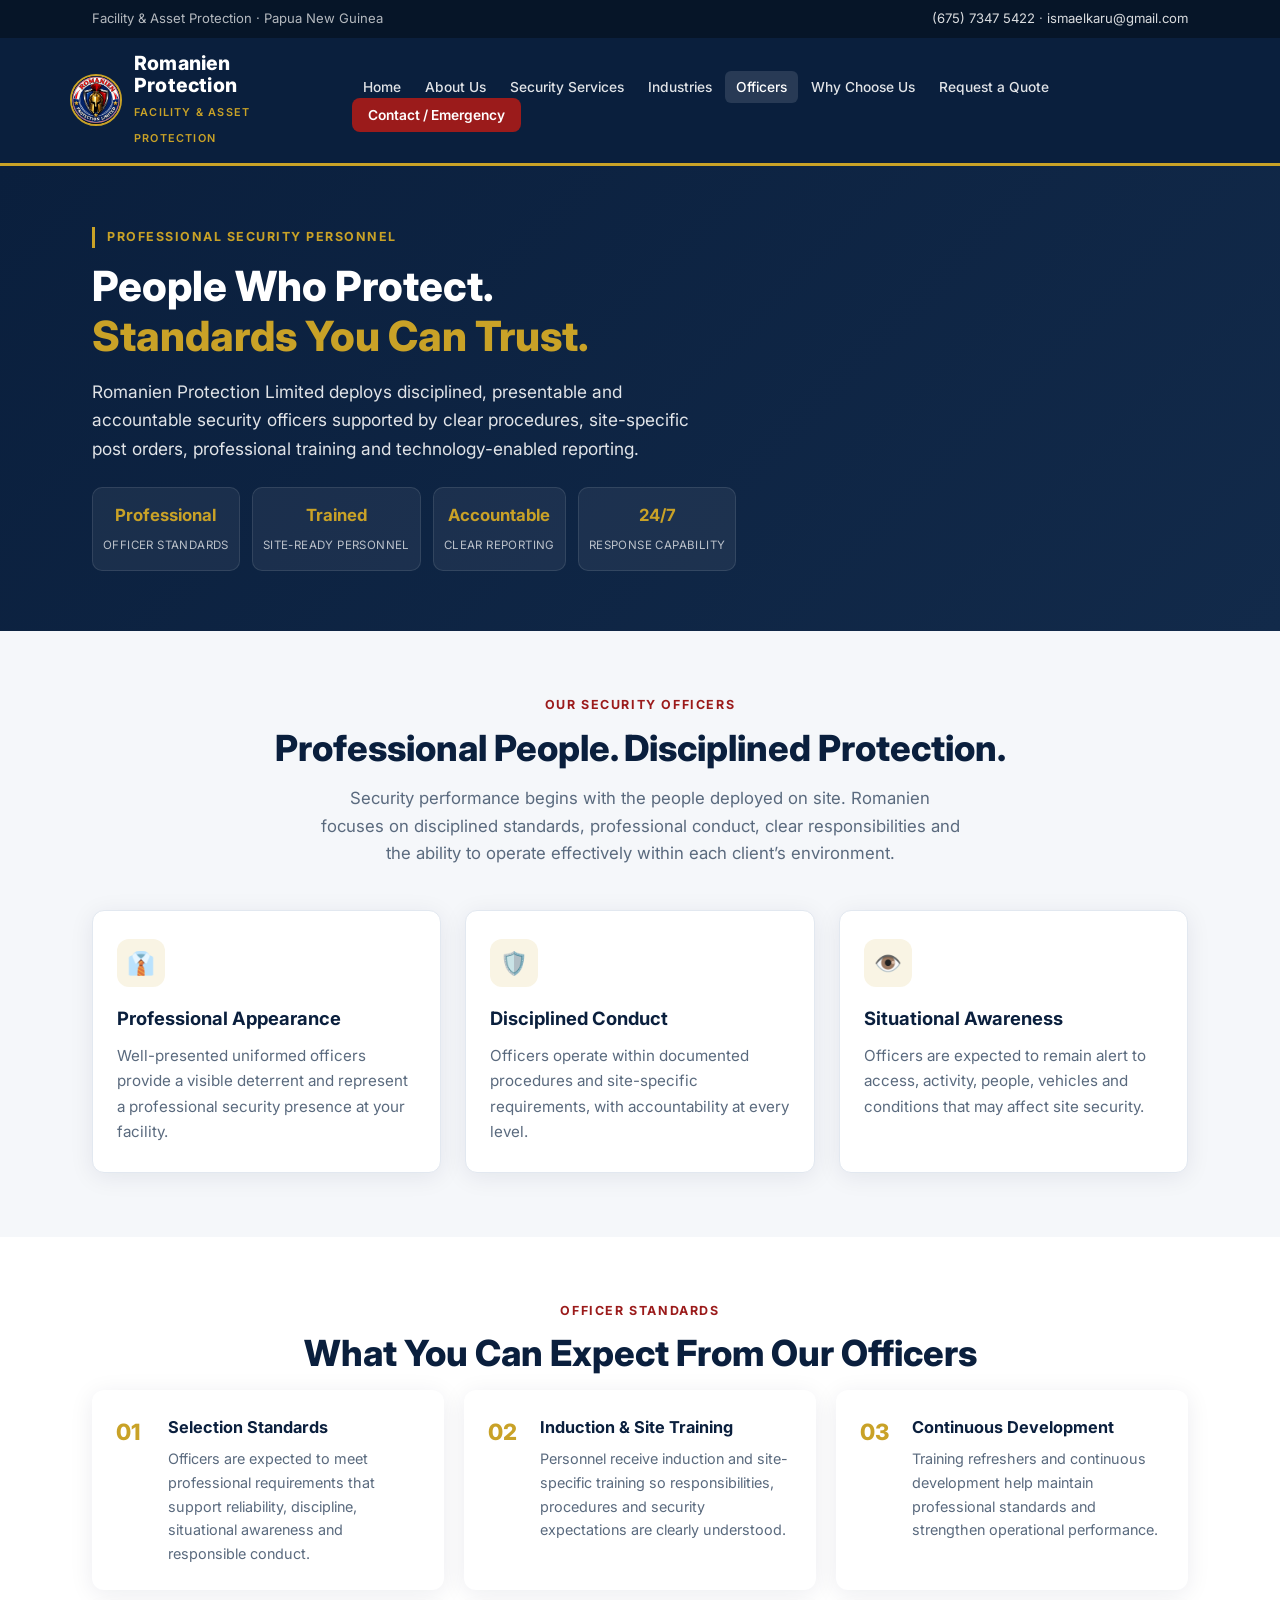
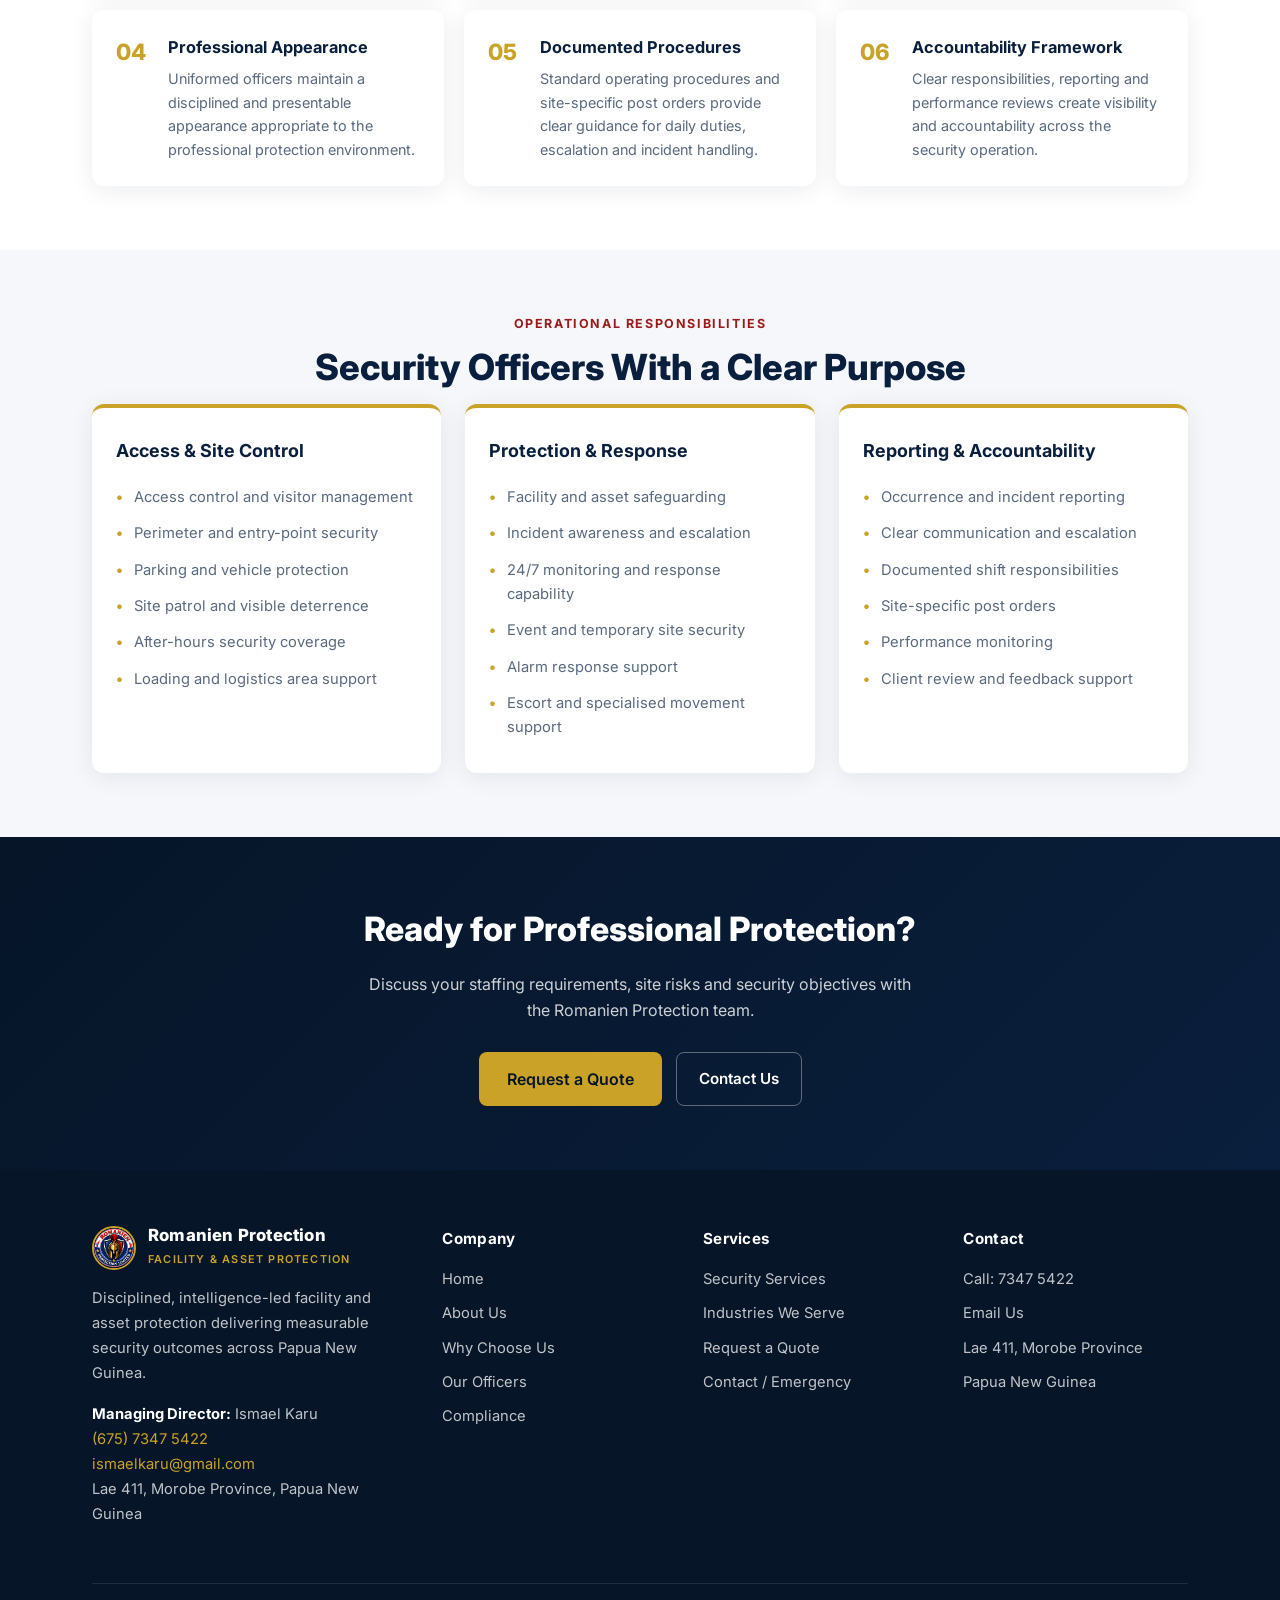
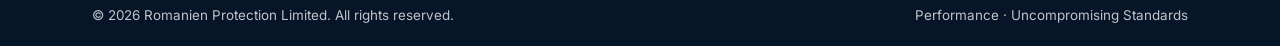
<file: security-officers.html>
<!DOCTYPE html>
<html lang="en">
<head>
    <meta charset="UTF-8">
    <meta name="viewport" content="width=device-width, initial-scale=1.0">
    <title>Our Security Officers | Romanien Protection Limited</title>
    <meta name="description" content="Disciplined, presentable and accountable security officers from Romanien Protection Limited in Papua New Guinea.">
    <link rel="preconnect" href="https://fonts.googleapis.com">
    <link rel="preconnect" href="https://fonts.gstatic.com" crossorigin>
    <link href="https://fonts.googleapis.com/css2?family=Inter:wght@400;500;600;700;800&display=swap" rel="stylesheet">
    <style>
        :root {
            --navy: #0a1f3d;
            --navy-dark: #061528;
            --navy-mid: #122a4a;
            --gold: #c9a227;
            --gold-hover: #b8911f;
            --gold-light: rgba(201, 162, 39, 0.12);
            --text: #1a2332;
            --text-muted: #5a6a7e;
            --bg: #f5f7fa;
            --white: #ffffff;
            --border: #e2e8f0;
            --radius: 12px;
            --shadow: 0 4px 24px rgba(10, 31, 61, 0.08);
            --shadow-lg: 0 16px 48px rgba(10, 31, 61, 0.14);
        }
        * { margin: 0; padding: 0; box-sizing: border-box; }
        body { font-family: 'Inter', system-ui, sans-serif; color: var(--text); background: var(--bg); line-height: 1.65; }
        .container { max-width: 1140px; margin: 0 auto; padding: 0 22px; }
        a { text-decoration: none; color: inherit; }
        img { max-width: 100%; display: block; }

        /* Header */
        .top-bar { background: var(--navy-dark); color: rgba(255,255,255,0.7); font-size: 0.82rem; padding: 8px 0; }
        .top-bar .container { display: flex; justify-content: space-between; align-items: center; flex-wrap: wrap; gap: 8px; }
        .top-bar a { color: rgba(255,255,255,0.85); }
        .top-bar a:hover { color: var(--gold); }
        header { background: var(--navy); position: sticky; top: 0; z-index: 1000; border-bottom: 3px solid var(--gold); }
        .header-inner { display: flex; align-items: center; justify-content: space-between; padding: 14px 0; gap: 20px; }
        .logo { display: flex; align-items: center; gap: 12px; }
        .logo img { width: 52px; height: 52px; border-radius: 50%; object-fit: cover; border: 2px solid var(--gold); }
        .logo-text h1 { font-size: 1.22rem; font-weight: 800; color: white; line-height: 1.15; letter-spacing: 0.2px; }
        .logo-text span { font-size: 0.68rem; color: var(--gold); font-weight: 600; letter-spacing: 1.2px; text-transform: uppercase; }
        .desktop-nav { display: flex; list-style: none; gap: 2px; flex-wrap: wrap; align-items: center; }
        .desktop-nav a { color: rgba(255,255,255,0.88); padding: 8px 11px; border-radius: 6px; font-size: 0.86rem; font-weight: 500; transition: all 0.2s; }
        .desktop-nav a:hover, .desktop-nav a.active { background: rgba(255,255,255,0.12); color: white; }
        .nav-cta { background: #9b1b1b !important; color: white !important; font-weight: 600 !important; padding: 9px 16px !important; border-radius: 8px !important; }
        .nav-cta:hover { background: #7f1616 !important; }
        .mobile-toggle { display: none; background: none; border: none; color: white; font-size: 1.7rem; cursor: pointer; padding: 6px; }

        /* Mobile menu */
        .mobile-menu { display: none; position: fixed; inset: 0; z-index: 2000; background: var(--navy); flex-direction: column; overflow-y: auto; }
        .mobile-menu.open { display: flex; }
        .mobile-menu-header { display: flex; justify-content: space-between; align-items: center; padding: 16px 20px; border-bottom: 1px solid rgba(255,255,255,0.1); }
        .mobile-close { background: none; border: none; color: white; font-size: 1.8rem; cursor: pointer; }
        .mobile-nav { list-style: none; padding: 16px 12px 30px; }
        .mobile-nav a { display: block; color: rgba(255,255,255,0.92); padding: 14px 16px; font-size: 1.05rem; font-weight: 500; border-radius: 8px; }
        .mobile-nav a:hover, .mobile-nav a.active { background: rgba(255,255,255,0.1); }
        .mobile-contact { margin-top: auto; padding: 24px; border-top: 1px solid rgba(255,255,255,0.1); color: rgba(255,255,255,0.8); font-size: 0.9rem; }
        .mobile-contact a { color: var(--gold); }

        /* Hero */
        .hero { background: linear-gradient(135deg, var(--navy) 0%, var(--navy-mid) 55%, #0d2b4d 100%); color: white; padding: 70px 0 80px; position: relative; overflow: hidden; }
        .hero::before { content: ''; position: absolute; inset: 0; background: radial-gradient(ellipse at 70% 20%, rgba(201,162,39,0.08) 0%, transparent 55%); pointer-events: none; }
        .hero-grid { display: grid; grid-template-columns: 1.15fr 0.85fr; gap: 48px; align-items: center; position: relative; }
        .hero-badge { display: inline-block; font-size: 0.78rem; font-weight: 700; letter-spacing: 1.5px; text-transform: uppercase; color: var(--gold); border-left: 3px solid var(--gold); padding-left: 12px; margin-bottom: 18px; }
        .hero h2 { font-size: clamp(2.1rem, 4.5vw, 3rem); font-weight: 800; line-height: 1.15; margin-bottom: 18px; }
        .hero h2 span { color: var(--gold); }
        .hero-lead { font-size: 1.08rem; color: rgba(255,255,255,0.88); max-width: 520px; margin-bottom: 28px; }
        .hero-btns { display: flex; flex-wrap: wrap; gap: 12px; margin-bottom: 36px; }
        .btn { display: inline-flex; align-items: center; gap: 8px; padding: 13px 22px; border-radius: 8px; font-weight: 600; font-size: 0.95rem; transition: all 0.2s; border: none; cursor: pointer; }
        .btn-primary { background: var(--gold); color: var(--navy-dark); }
        .btn-primary:hover { background: var(--gold-hover); transform: translateY(-1px); }
        .btn-outline { background: transparent; color: white; border: 1.5px solid rgba(255,255,255,0.35); }
        .btn-outline:hover { border-color: white; background: rgba(255,255,255,0.08); }
        .hero-stats { display: grid; grid-template-columns: repeat(4, 1fr); gap: 12px; }
        .stat-box { background: rgba(255,255,255,0.06); border: 1px solid rgba(255,255,255,0.1); border-radius: 10px; padding: 14px 10px; text-align: center; }
        .stat-box strong { display: block; color: var(--gold); font-size: 1.05rem; font-weight: 700; }
        .stat-box span { font-size: 0.72rem; color: rgba(255,255,255,0.7); text-transform: uppercase; letter-spacing: 0.4px; }
        .hero-card { background: rgba(255,255,255,0.07); border: 1px solid rgba(255,255,255,0.12); border-radius: 16px; padding: 28px 24px; backdrop-filter: blur(8px); }
        .hero-card .card-logo { width: 90px; height: 90px; margin: 0 auto 16px; border-radius: 50%; border: 3px solid var(--gold); object-fit: cover; }
        .hero-card h3 { text-align: center; color: var(--gold); font-size: 1.1rem; margin-bottom: 16px; }
        .hero-card ul { list-style: none; }
        .hero-card li { padding: 7px 0; font-size: 0.92rem; color: rgba(255,255,255,0.9); display: flex; gap: 10px; align-items: flex-start; }
        .hero-card li::before { content: '✓'; color: var(--gold); font-weight: 700; flex-shrink: 0; }

        /* Sections */
        section { padding: 72px 0; }
        .section-label { font-size: 0.78rem; font-weight: 700; letter-spacing: 1.6px; text-transform: uppercase; color: #9b1b1b; margin-bottom: 10px; text-align: center; }
        .section-title { font-size: clamp(1.7rem, 3.5vw, 2.25rem); font-weight: 800; text-align: center; color: var(--navy); margin-bottom: 14px; line-height: 1.25; }
        .section-lead { text-align: center; color: var(--text-muted); max-width: 640px; margin: 0 auto 42px; font-size: 1.05rem; }

        /* Value props */
        .value-grid { display: grid; grid-template-columns: repeat(3, 1fr); gap: 24px; }
        .value-card { background: var(--white); border-radius: var(--radius); padding: 28px 24px; box-shadow: var(--shadow); border: 1px solid var(--border); transition: transform 0.2s, box-shadow 0.2s; }
        .value-card:hover { transform: translateY(-4px); box-shadow: var(--shadow-lg); }
        .value-icon { width: 48px; height: 48px; background: var(--gold-light); border-radius: 12px; display: flex; align-items: center; justify-content: center; font-size: 1.4rem; margin-bottom: 16px; }
        .value-card h3 { font-size: 1.15rem; font-weight: 700; color: var(--navy); margin-bottom: 10px; }
        .value-card p { color: var(--text-muted); font-size: 0.95rem; }

        /* Services preview */
        .services-grid { display: grid; grid-template-columns: repeat(3, 1fr); gap: 24px; }
        .service-card { background: var(--white); border-radius: var(--radius); padding: 28px 24px; box-shadow: var(--shadow); border-top: 4px solid var(--gold); }
        .service-card h3 { font-size: 1.12rem; font-weight: 700; color: var(--navy); margin-bottom: 14px; }
        .service-card ul { list-style: none; }
        .service-card li { padding: 6px 0; font-size: 0.92rem; color: var(--text-muted); padding-left: 18px; position: relative; }
        .service-card li::before { content: '•'; color: var(--gold); position: absolute; left: 0; font-weight: 700; }

        /* Strengths */
        .strengths-grid { display: grid; grid-template-columns: repeat(3, 1fr); gap: 20px; }
        .strength-item { background: var(--white); border-radius: var(--radius); padding: 24px; box-shadow: var(--shadow); display: flex; gap: 16px; }
        .strength-num { font-size: 1.4rem; font-weight: 800; color: var(--gold); min-width: 36px; }
        .strength-item h4 { font-size: 1.02rem; font-weight: 700; color: var(--navy); margin-bottom: 6px; }
        .strength-item p { font-size: 0.9rem; color: var(--text-muted); }

        /* Industries */
        .industries-grid { display: grid; grid-template-columns: repeat(3, 1fr); gap: 20px; }
        .industry-card { background: var(--white); border-radius: var(--radius); padding: 24px; box-shadow: var(--shadow); border: 1px solid var(--border); transition: border-color 0.2s; }
        .industry-card:hover { border-color: var(--gold); }
        .industry-card .icon { font-size: 1.6rem; margin-bottom: 12px; }
        .industry-card h4 { font-size: 1.05rem; font-weight: 700; color: var(--navy); margin-bottom: 8px; }
        .industry-card p { font-size: 0.9rem; color: var(--text-muted); }

        /* Outcomes */
        .outcomes { background: var(--navy); color: white; }
        .outcomes .section-title { color: white; }
        .outcomes .section-lead { color: rgba(255,255,255,0.75); }
        .outcomes-list { display: flex; flex-wrap: wrap; justify-content: center; gap: 12px; }
        .outcome-tag { background: rgba(255,255,255,0.08); border: 1px solid rgba(255,255,255,0.15); border-radius: 50px; padding: 10px 20px; font-size: 0.92rem; font-weight: 500; }

        /* Promise */
        .promise-grid { display: grid; grid-template-columns: repeat(3, 1fr); gap: 24px; }
        .promise-card { text-align: center; padding: 28px 20px; background: var(--white); border-radius: var(--radius); box-shadow: var(--shadow); }
        .promise-card .icon { font-size: 2rem; margin-bottom: 14px; }
        .promise-card h3 { font-size: 1.1rem; font-weight: 700; color: var(--navy); margin-bottom: 10px; }
        .promise-card p { font-size: 0.92rem; color: var(--text-muted); }

        /* CTA */
        .cta-band { background: linear-gradient(135deg, var(--navy-dark), var(--navy)); color: white; padding: 64px 0; text-align: center; }
        .cta-band h2 { font-size: clamp(1.6rem, 3vw, 2.1rem); font-weight: 800; margin-bottom: 14px; }
        .cta-band p { color: rgba(255,255,255,0.8); max-width: 560px; margin: 0 auto 28px; }
        .cta-band .btn-primary { font-size: 1rem; padding: 14px 28px; }

        /* Footer */
        footer { background: var(--navy-dark); color: rgba(255,255,255,0.75); padding: 56px 0 0; font-size: 0.92rem; }
        .footer-grid { display: grid; grid-template-columns: 1.4fr 1fr 1fr 1fr; gap: 36px; padding-bottom: 40px; border-bottom: 1px solid rgba(255,255,255,0.1); }
        .footer-brand .logo { margin-bottom: 16px; }
        .footer-brand p { margin-bottom: 16px; line-height: 1.7; }
        .footer-col h4 { color: white; font-size: 0.95rem; font-weight: 700; margin-bottom: 16px; letter-spacing: 0.3px; }
        .footer-col ul { list-style: none; }
        .footer-col li { margin-bottom: 10px; }
        .footer-col a:hover { color: var(--gold); }
        .footer-bottom { padding: 20px 0; display: flex; justify-content: space-between; flex-wrap: wrap; gap: 10px; font-size: 0.84rem; }
        .footer-contact a { color: var(--gold); }

        /* Utilities */
        .text-center { text-align: center; }
        .mt-32 { margin-top: 32px; }
        .mb-0 { margin-bottom: 0; }

        @media (max-width: 980px) {
            .hero-grid, .value-grid, .services-grid, .strengths-grid, .industries-grid, .promise-grid { grid-template-columns: 1fr 1fr; }
            .footer-grid { grid-template-columns: 1fr 1fr; }
            .hero-stats { grid-template-columns: repeat(2, 1fr); }
        }
        @media (max-width: 720px) {
            .desktop-nav { display: none; }
            .mobile-toggle { display: block; }
            .hero-grid, .value-grid, .services-grid, .strengths-grid, .industries-grid, .promise-grid, .footer-grid { grid-template-columns: 1fr; }
            .hero { padding: 48px 0 56px; }
            .hero-stats { grid-template-columns: repeat(2, 1fr); }
            section { padding: 52px 0; }
        }
    
        /* Page hero (inner pages) */
        .page-hero { background: linear-gradient(135deg, var(--navy) 0%, var(--navy-mid) 100%); color: white; padding: 56px 0 60px; }
        .page-hero .hero-badge { margin-bottom: 14px; }
        .page-hero h1 { font-size: clamp(1.9rem, 4vw, 2.6rem); font-weight: 800; line-height: 1.2; margin-bottom: 16px; }
        .page-hero h1 em { color: var(--gold); font-style: normal; }
        .page-hero .lead { font-size: 1.08rem; color: rgba(255,255,255,0.88); max-width: 620px; margin-bottom: 24px; }
        .page-stats { display: flex; flex-wrap: wrap; gap: 12px; margin-top: 8px; }
        .page-stats .stat-box { min-width: 120px; }
        .content-section { padding: 64px 0; }
        .two-col { display: grid; grid-template-columns: 1fr 1fr; gap: 40px; align-items: start; }
        .card-list { list-style: none; }
        .card-list li { padding: 8px 0; padding-left: 22px; position: relative; color: var(--text-muted); }
        .card-list li::before { content: '✓'; color: var(--gold); position: absolute; left: 0; font-weight: 700; }
        .info-box { background: var(--white); border-radius: var(--radius); padding: 28px; box-shadow: var(--shadow); border: 1px solid var(--border); margin-bottom: 20px; }
        .info-box h3 { color: var(--navy); font-size: 1.1rem; margin-bottom: 10px; }
        .form-group { margin-bottom: 18px; }
        .form-group label { display: block; font-weight: 600; font-size: 0.9rem; margin-bottom: 6px; color: var(--navy); }
        .form-group input, .form-group select, .form-group textarea {
            width: 100%; padding: 12px 14px; border: 1.5px solid var(--border); border-radius: 8px;
            font-family: inherit; font-size: 0.95rem; transition: border-color 0.2s;
        }
        .form-group input:focus, .form-group select:focus, .form-group textarea:focus {
            outline: none; border-color: var(--gold);
        }
        .form-row { display: grid; grid-template-columns: 1fr 1fr; gap: 16px; }
        .form-note { background: var(--gold-light); border-left: 4px solid var(--gold); padding: 14px 16px; border-radius: 0 8px 8px 0; font-size: 0.9rem; color: var(--text); margin-bottom: 24px; }
        .contact-cards { display: grid; grid-template-columns: repeat(3, 1fr); gap: 20px; }
        .contact-card { background: var(--white); border-radius: var(--radius); padding: 28px 22px; text-align: center; box-shadow: var(--shadow); border: 1px solid var(--border); }
        .contact-card .icon { font-size: 1.8rem; margin-bottom: 12px; }
        .contact-card h3 { font-size: 1.05rem; color: var(--navy); margin-bottom: 8px; }
        .contact-card a { color: var(--gold); font-weight: 600; }
        .urgent-box { background: #9b1b1b; color: white; border-radius: var(--radius); padding: 28px; text-align: center; }
        .urgent-box a { color: white; font-weight: 700; text-decoration: underline; }
        @media (max-width: 720px) {
            .two-col, .form-row, .contact-cards { grid-template-columns: 1fr; }
        }
</style>
</head>
<body>

    <div class="top-bar">
        <div class="container">
            <span>Facility & Asset Protection · Papua New Guinea</span>
            <span>
                <a href="tel:+67573475422">(675) 7347 5422</a> · 
                <a href="mailto:ismaelkaru@gmail.com">ismaelkaru@gmail.com</a>
            </span>
        </div>
    </div>
    <header>
        <div class="container header-inner">
            <a href="index.html" class="logo">
                <img src="logo.jpg" alt="Romanien Protection Limited logo">
                <div class="logo-text">
                    <h1>Romanien Protection</h1>
                    <span>Facility & Asset Protection</span>
                </div>
            </a>
            <nav>
                <ul class="desktop-nav">
                    <li><a href="index.html">Home</a></li>
                    <li><a href="about.html">About Us</a></li>
                    <li><a href="services.html">Security Services</a></li>
                    <li><a href="industries.html">Industries</a></li>
                    <li><a href="security-officers.html" class="active">Officers</a></li>
                    <li><a href="why-us.html">Why Choose Us</a></li>
                    <li><a href="quote.html">Request a Quote</a></li>
                    <li><a href="contact.html" class="nav-cta">Contact / Emergency</a></li>
                </ul>
            </nav>
            <button class="mobile-toggle" aria-label="Open menu" onclick="document.getElementById('mobileMenu').classList.add('open')">☰</button>
        </div>
    </header>
    <div class="mobile-menu" id="mobileMenu">
        <div class="mobile-menu-header">
            <div class="logo">
                <img src="logo.jpg" alt="Logo" style="width:42px;height:42px;border-radius:50%;border:2px solid var(--gold);">
                <div class="logo-text"><h1 style="font-size:1.1rem;color:white;">Romanien Protection</h1></div>
            </div>
            <button class="mobile-close" onclick="document.getElementById('mobileMenu').classList.remove('open')">×</button>
        </div>
        <ul class="mobile-nav">
            <li><a href="index.html">Home</a></li>
            <li><a href="about.html">About Us</a></li>
            <li><a href="services.html">Security Services</a></li>
            <li><a href="industries.html">Industries</a></li>
            <li><a href="security-officers.html">Our Security Officers</a></li>
            <li><a href="compliance.html">Compliance & Licensing</a></li>
            <li><a href="why-us.html">Why Choose Us</a></li>
            <li><a href="quote.html">Request a Quote</a></li>
            <li><a href="contact.html">Contact / Emergency</a></li>
        </ul>
        <div class="mobile-contact">
            <strong style="color:var(--gold);">Contact</strong><br>
            <a href="tel:+67573475422">(675) 7347 5422</a><br>
            <a href="mailto:ismaelkaru@gmail.com">ismaelkaru@gmail.com</a><br>
            Lae 411, Morobe Province, PNG
        </div>
    </div>


    <section class="page-hero">
        <div class="container">
            <div class="hero-badge">Professional Security Personnel</div>
            <h1>People Who Protect.<br><em>Standards You Can Trust.</em></h1>
            <p class="lead">Romanien Protection Limited deploys disciplined, presentable and accountable security officers supported by clear procedures, site-specific post orders, professional training and technology-enabled reporting.</p>
            <div class="page-stats">
                <div class="stat-box"><strong>Professional</strong><span>Officer Standards</span></div>
                <div class="stat-box"><strong>Trained</strong><span>Site-Ready Personnel</span></div>
                <div class="stat-box"><strong>Accountable</strong><span>Clear Reporting</span></div>
                <div class="stat-box"><strong>24/7</strong><span>Response Capability</span></div>
            </div>
        </div>
    </section>

    <section class="content-section">
        <div class="container">
            <div class="section-label">Our Security Officers</div>
            <h2 class="section-title">Professional People. Disciplined Protection.</h2>
            <p class="section-lead">Security performance begins with the people deployed on site. Romanien focuses on disciplined standards, professional conduct, clear responsibilities and the ability to operate effectively within each client’s environment.</p>
            <div class="value-grid">
                <div class="value-card"><div class="value-icon">👔</div><h3>Professional Appearance</h3><p>Well-presented uniformed officers provide a visible deterrent and represent a professional security presence at your facility.</p></div>
                <div class="value-card"><div class="value-icon">🛡️</div><h3>Disciplined Conduct</h3><p>Officers operate within documented procedures and site-specific requirements, with accountability at every level.</p></div>
                <div class="value-card"><div class="value-icon">👁️</div><h3>Situational Awareness</h3><p>Officers are expected to remain alert to access, activity, people, vehicles and conditions that may affect site security.</p></div>
            </div>
        </div>
    </section>

    <section class="content-section" style="background:var(--white);">
        <div class="container">
            <div class="section-label">Officer Standards</div>
            <h2 class="section-title">What You Can Expect From Our Officers</h2>
            <div class="strengths-grid">
                <div class="strength-item"><div class="strength-num">01</div><div><h4>Selection Standards</h4><p>Officers are expected to meet professional requirements that support reliability, discipline, situational awareness and responsible conduct.</p></div></div>
                <div class="strength-item"><div class="strength-num">02</div><div><h4>Induction & Site Training</h4><p>Personnel receive induction and site-specific training so responsibilities, procedures and security expectations are clearly understood.</p></div></div>
                <div class="strength-item"><div class="strength-num">03</div><div><h4>Continuous Development</h4><p>Training refreshers and continuous development help maintain professional standards and strengthen operational performance.</p></div></div>
                <div class="strength-item"><div class="strength-num">04</div><div><h4>Professional Appearance</h4><p>Uniformed officers maintain a disciplined and presentable appearance appropriate to the professional protection environment.</p></div></div>
                <div class="strength-item"><div class="strength-num">05</div><div><h4>Documented Procedures</h4><p>Standard operating procedures and site-specific post orders provide clear guidance for daily duties, escalation and incident handling.</p></div></div>
                <div class="strength-item"><div class="strength-num">06</div><div><h4>Accountability Framework</h4><p>Clear responsibilities, reporting and performance reviews create visibility and accountability across the security operation.</p></div></div>
            </div>
        </div>
    </section>

    <section class="content-section">
        <div class="container">
            <div class="section-label">Operational Responsibilities</div>
            <h2 class="section-title">Security Officers With a Clear Purpose</h2>
            <div class="services-grid">
                <div class="service-card">
                    <h3>Access & Site Control</h3>
                    <ul>
                        <li>Access control and visitor management</li>
                        <li>Perimeter and entry-point security</li>
                        <li>Parking and vehicle protection</li>
                        <li>Site patrol and visible deterrence</li>
                        <li>After-hours security coverage</li>
                        <li>Loading and logistics area support</li>
                    </ul>
                </div>
                <div class="service-card">
                    <h3>Protection & Response</h3>
                    <ul>
                        <li>Facility and asset safeguarding</li>
                        <li>Incident awareness and escalation</li>
                        <li>24/7 monitoring and response capability</li>
                        <li>Event and temporary site security</li>
                        <li>Alarm response support</li>
                        <li>Escort and specialised movement support</li>
                    </ul>
                </div>
                <div class="service-card">
                    <h3>Reporting & Accountability</h3>
                    <ul>
                        <li>Occurrence and incident reporting</li>
                        <li>Clear communication and escalation</li>
                        <li>Documented shift responsibilities</li>
                        <li>Site-specific post orders</li>
                        <li>Performance monitoring</li>
                        <li>Client review and feedback support</li>
                    </ul>
                </div>
            </div>
        </div>
    </section>

    <section class="cta-band">
        <div class="container">
            <h2>Ready for Professional Protection?</h2>
            <p>Discuss your staffing requirements, site risks and security objectives with the Romanien Protection team.</p>
            <div style="display:flex;gap:14px;justify-content:center;flex-wrap:wrap;">
                <a href="quote.html" class="btn btn-primary">Request a Quote</a>
                <a href="contact.html" class="btn btn-outline">Contact Us</a>
            </div>
        </div>
    </section>


    <footer>
        <div class="container">
            <div class="footer-grid">
                <div class="footer-brand">
                    <a href="index.html" class="logo">
                        <img src="logo.jpg" alt="Logo" style="width:44px;height:44px;border-radius:50%;border:2px solid var(--gold);">
                        <div class="logo-text">
                            <h1 style="font-size:1.05rem;color:white;">Romanien Protection</h1>
                            <span>Facility & Asset Protection</span>
                        </div>
                    </a>
                    <p>Disciplined, intelligence-led facility and asset protection delivering measurable security outcomes across Papua New Guinea.</p>
                    <p class="footer-contact">
                        <strong style="color:white;">Managing Director:</strong> Ismael Karu<br>
                        <a href="tel:+67573475422">(675) 7347 5422</a><br>
                        <a href="mailto:ismaelkaru@gmail.com">ismaelkaru@gmail.com</a><br>
                        Lae 411, Morobe Province, Papua New Guinea
                    </p>
                </div>
                <div class="footer-col">
                    <h4>Company</h4>
                    <ul>
                        <li><a href="index.html">Home</a></li>
                        <li><a href="about.html">About Us</a></li>
                        <li><a href="why-us.html">Why Choose Us</a></li>
                        <li><a href="security-officers.html">Our Officers</a></li>
                        <li><a href="compliance.html">Compliance</a></li>
                    </ul>
                </div>
                <div class="footer-col">
                    <h4>Services</h4>
                    <ul>
                        <li><a href="services.html">Security Services</a></li>
                        <li><a href="industries.html">Industries We Serve</a></li>
                        <li><a href="quote.html">Request a Quote</a></li>
                        <li><a href="contact.html">Contact / Emergency</a></li>
                    </ul>
                </div>
                <div class="footer-col">
                    <h4>Contact</h4>
                    <ul>
                        <li><a href="tel:+67573475422">Call: 7347 5422</a></li>
                        <li><a href="mailto:ismaelkaru@gmail.com">Email Us</a></li>
                        <li>Lae 411, Morobe Province</li>
                        <li>Papua New Guinea</li>
                    </ul>
                </div>
            </div>
            <div class="footer-bottom">
                <span>© 2026 Romanien Protection Limited. All rights reserved.</span>
                <span>Performance · Uncompromising Standards</span>
            </div>
        </div>
    </footer>
    <script>
        document.querySelectorAll('.mobile-nav a').forEach(a => {
            a.addEventListener('click', () => document.getElementById('mobileMenu').classList.remove('open'));
        });
    </script>

</body>
</html>
</file>
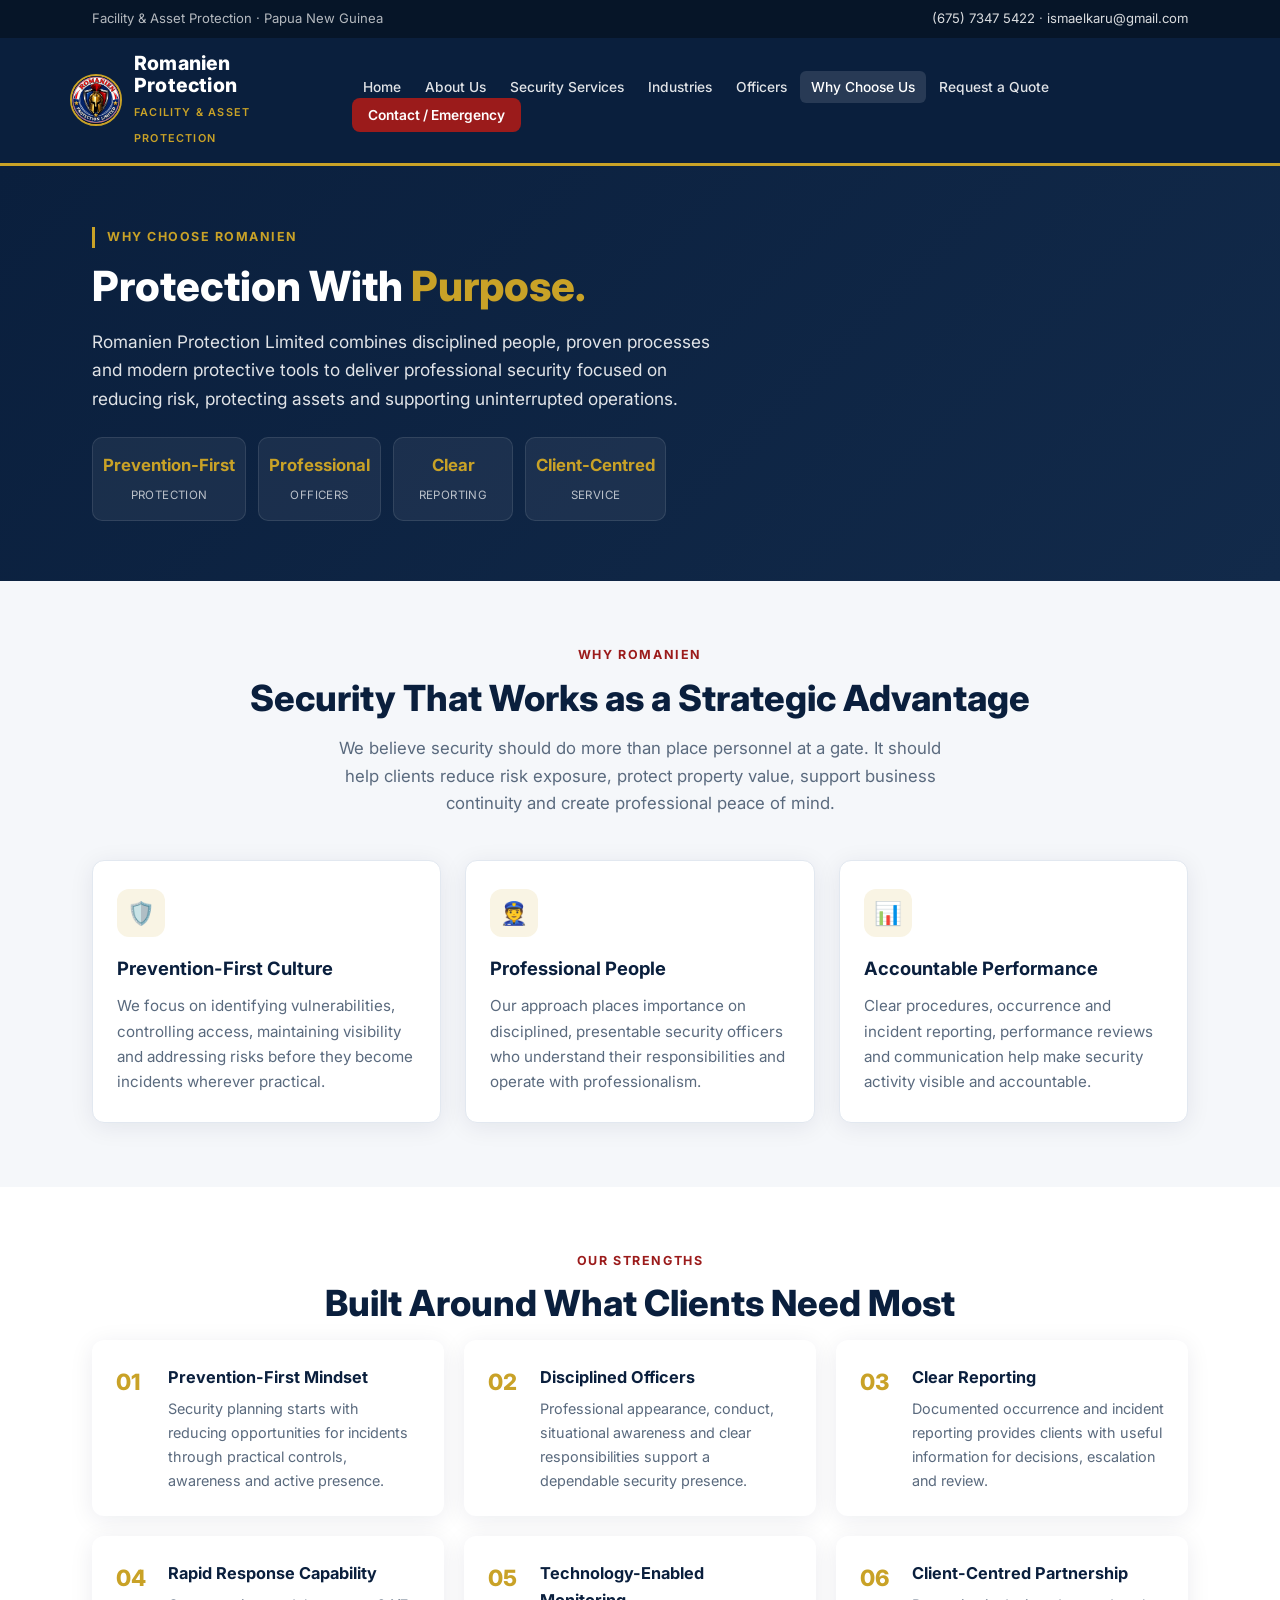
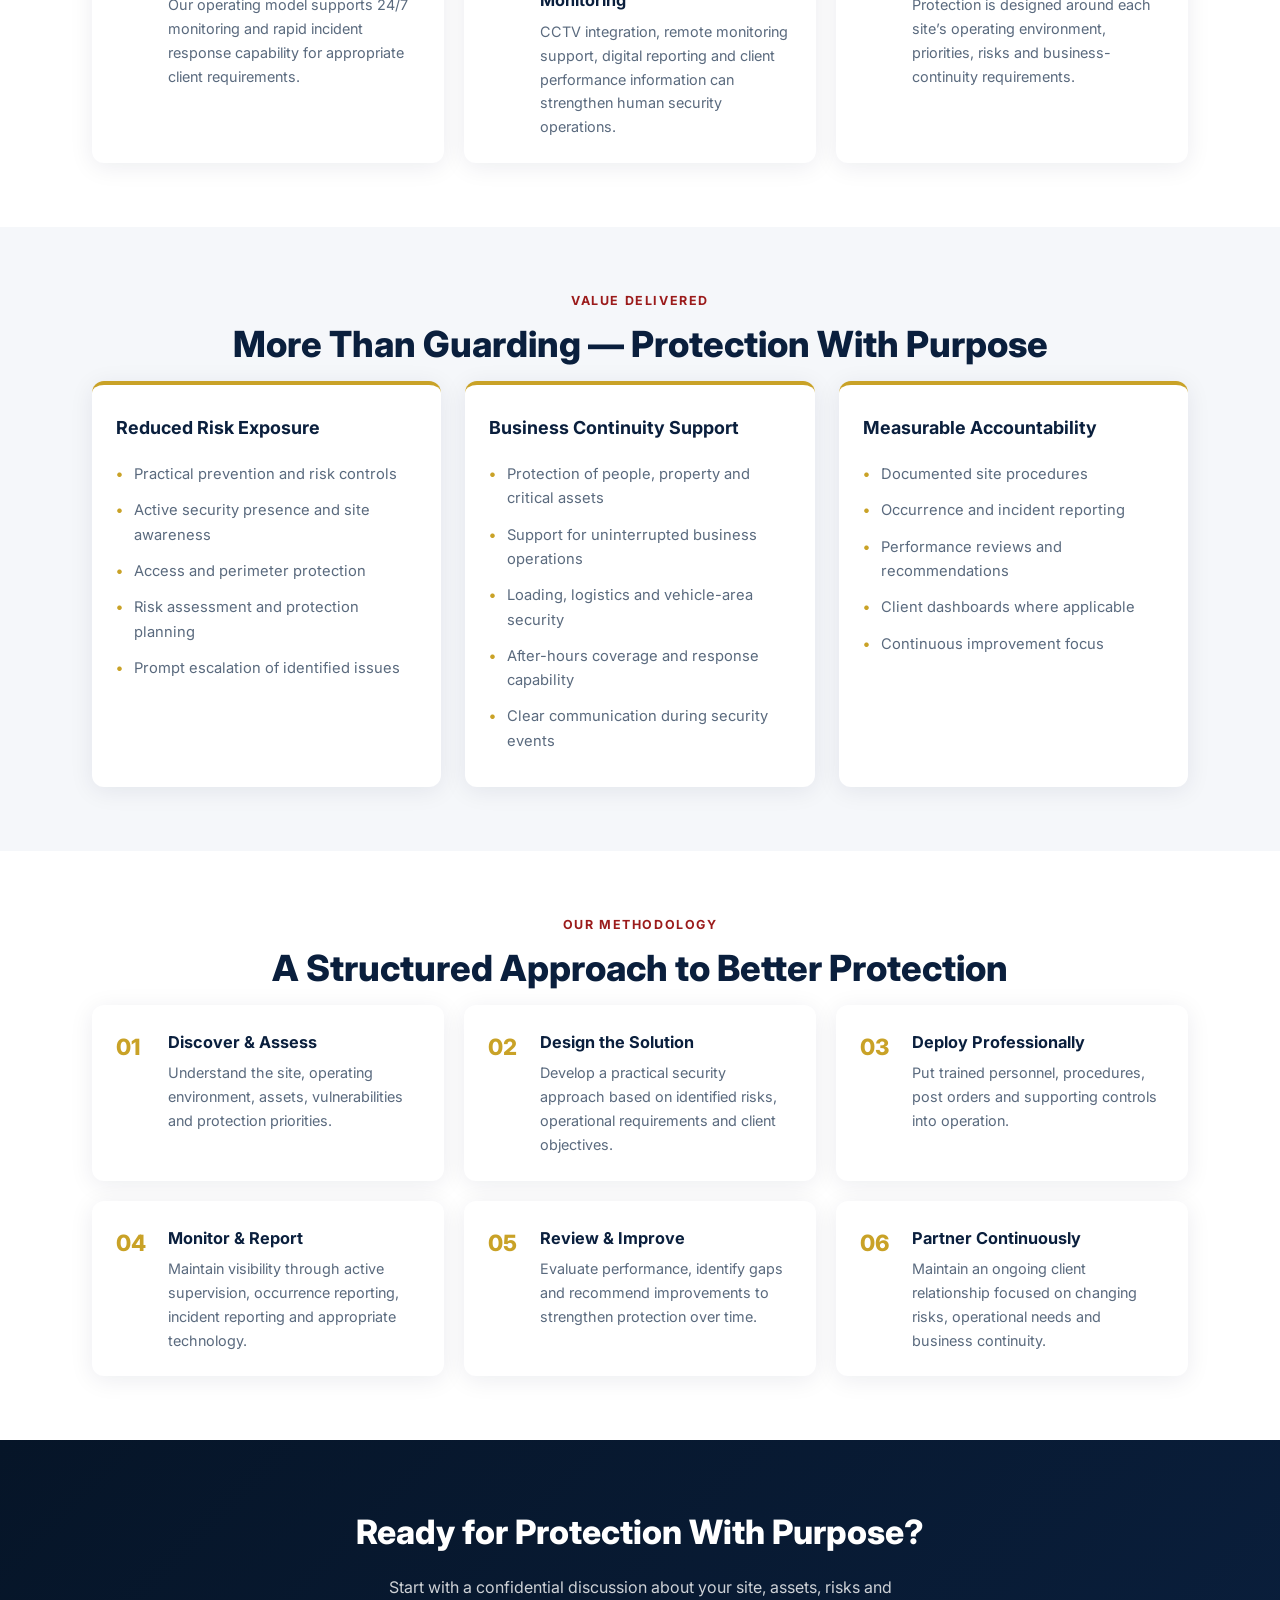
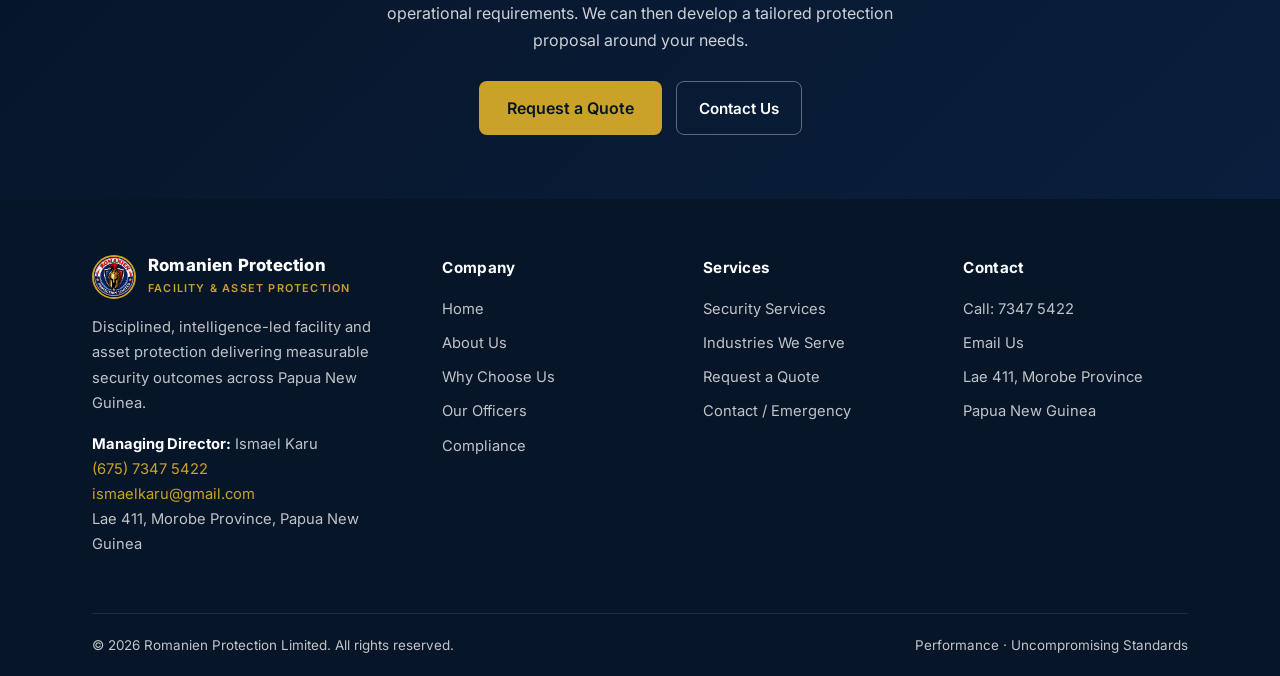
<file: why-us.html>
<!DOCTYPE html>
<html lang="en">
<head>
    <meta charset="UTF-8">
    <meta name="viewport" content="width=device-width, initial-scale=1.0">
    <title>Why Choose Us | Romanien Protection Limited</title>
    <meta name="description" content="Why clients choose Romanien Protection Limited for prevention-first, accountable facility and asset protection in Papua New Guinea.">
    <link rel="preconnect" href="https://fonts.googleapis.com">
    <link rel="preconnect" href="https://fonts.gstatic.com" crossorigin>
    <link href="https://fonts.googleapis.com/css2?family=Inter:wght@400;500;600;700;800&display=swap" rel="stylesheet">
    <style>
        :root {
            --navy: #0a1f3d;
            --navy-dark: #061528;
            --navy-mid: #122a4a;
            --gold: #c9a227;
            --gold-hover: #b8911f;
            --gold-light: rgba(201, 162, 39, 0.12);
            --text: #1a2332;
            --text-muted: #5a6a7e;
            --bg: #f5f7fa;
            --white: #ffffff;
            --border: #e2e8f0;
            --radius: 12px;
            --shadow: 0 4px 24px rgba(10, 31, 61, 0.08);
            --shadow-lg: 0 16px 48px rgba(10, 31, 61, 0.14);
        }
        * { margin: 0; padding: 0; box-sizing: border-box; }
        body { font-family: 'Inter', system-ui, sans-serif; color: var(--text); background: var(--bg); line-height: 1.65; }
        .container { max-width: 1140px; margin: 0 auto; padding: 0 22px; }
        a { text-decoration: none; color: inherit; }
        img { max-width: 100%; display: block; }

        /* Header */
        .top-bar { background: var(--navy-dark); color: rgba(255,255,255,0.7); font-size: 0.82rem; padding: 8px 0; }
        .top-bar .container { display: flex; justify-content: space-between; align-items: center; flex-wrap: wrap; gap: 8px; }
        .top-bar a { color: rgba(255,255,255,0.85); }
        .top-bar a:hover { color: var(--gold); }
        header { background: var(--navy); position: sticky; top: 0; z-index: 1000; border-bottom: 3px solid var(--gold); }
        .header-inner { display: flex; align-items: center; justify-content: space-between; padding: 14px 0; gap: 20px; }
        .logo { display: flex; align-items: center; gap: 12px; }
        .logo img { width: 52px; height: 52px; border-radius: 50%; object-fit: cover; border: 2px solid var(--gold); }
        .logo-text h1 { font-size: 1.22rem; font-weight: 800; color: white; line-height: 1.15; letter-spacing: 0.2px; }
        .logo-text span { font-size: 0.68rem; color: var(--gold); font-weight: 600; letter-spacing: 1.2px; text-transform: uppercase; }
        .desktop-nav { display: flex; list-style: none; gap: 2px; flex-wrap: wrap; align-items: center; }
        .desktop-nav a { color: rgba(255,255,255,0.88); padding: 8px 11px; border-radius: 6px; font-size: 0.86rem; font-weight: 500; transition: all 0.2s; }
        .desktop-nav a:hover, .desktop-nav a.active { background: rgba(255,255,255,0.12); color: white; }
        .nav-cta { background: #9b1b1b !important; color: white !important; font-weight: 600 !important; padding: 9px 16px !important; border-radius: 8px !important; }
        .nav-cta:hover { background: #7f1616 !important; }
        .mobile-toggle { display: none; background: none; border: none; color: white; font-size: 1.7rem; cursor: pointer; padding: 6px; }

        /* Mobile menu */
        .mobile-menu { display: none; position: fixed; inset: 0; z-index: 2000; background: var(--navy); flex-direction: column; overflow-y: auto; }
        .mobile-menu.open { display: flex; }
        .mobile-menu-header { display: flex; justify-content: space-between; align-items: center; padding: 16px 20px; border-bottom: 1px solid rgba(255,255,255,0.1); }
        .mobile-close { background: none; border: none; color: white; font-size: 1.8rem; cursor: pointer; }
        .mobile-nav { list-style: none; padding: 16px 12px 30px; }
        .mobile-nav a { display: block; color: rgba(255,255,255,0.92); padding: 14px 16px; font-size: 1.05rem; font-weight: 500; border-radius: 8px; }
        .mobile-nav a:hover, .mobile-nav a.active { background: rgba(255,255,255,0.1); }
        .mobile-contact { margin-top: auto; padding: 24px; border-top: 1px solid rgba(255,255,255,0.1); color: rgba(255,255,255,0.8); font-size: 0.9rem; }
        .mobile-contact a { color: var(--gold); }

        /* Hero */
        .hero { background: linear-gradient(135deg, var(--navy) 0%, var(--navy-mid) 55%, #0d2b4d 100%); color: white; padding: 70px 0 80px; position: relative; overflow: hidden; }
        .hero::before { content: ''; position: absolute; inset: 0; background: radial-gradient(ellipse at 70% 20%, rgba(201,162,39,0.08) 0%, transparent 55%); pointer-events: none; }
        .hero-grid { display: grid; grid-template-columns: 1.15fr 0.85fr; gap: 48px; align-items: center; position: relative; }
        .hero-badge { display: inline-block; font-size: 0.78rem; font-weight: 700; letter-spacing: 1.5px; text-transform: uppercase; color: var(--gold); border-left: 3px solid var(--gold); padding-left: 12px; margin-bottom: 18px; }
        .hero h2 { font-size: clamp(2.1rem, 4.5vw, 3rem); font-weight: 800; line-height: 1.15; margin-bottom: 18px; }
        .hero h2 span { color: var(--gold); }
        .hero-lead { font-size: 1.08rem; color: rgba(255,255,255,0.88); max-width: 520px; margin-bottom: 28px; }
        .hero-btns { display: flex; flex-wrap: wrap; gap: 12px; margin-bottom: 36px; }
        .btn { display: inline-flex; align-items: center; gap: 8px; padding: 13px 22px; border-radius: 8px; font-weight: 600; font-size: 0.95rem; transition: all 0.2s; border: none; cursor: pointer; }
        .btn-primary { background: var(--gold); color: var(--navy-dark); }
        .btn-primary:hover { background: var(--gold-hover); transform: translateY(-1px); }
        .btn-outline { background: transparent; color: white; border: 1.5px solid rgba(255,255,255,0.35); }
        .btn-outline:hover { border-color: white; background: rgba(255,255,255,0.08); }
        .hero-stats { display: grid; grid-template-columns: repeat(4, 1fr); gap: 12px; }
        .stat-box { background: rgba(255,255,255,0.06); border: 1px solid rgba(255,255,255,0.1); border-radius: 10px; padding: 14px 10px; text-align: center; }
        .stat-box strong { display: block; color: var(--gold); font-size: 1.05rem; font-weight: 700; }
        .stat-box span { font-size: 0.72rem; color: rgba(255,255,255,0.7); text-transform: uppercase; letter-spacing: 0.4px; }
        .hero-card { background: rgba(255,255,255,0.07); border: 1px solid rgba(255,255,255,0.12); border-radius: 16px; padding: 28px 24px; backdrop-filter: blur(8px); }
        .hero-card .card-logo { width: 90px; height: 90px; margin: 0 auto 16px; border-radius: 50%; border: 3px solid var(--gold); object-fit: cover; }
        .hero-card h3 { text-align: center; color: var(--gold); font-size: 1.1rem; margin-bottom: 16px; }
        .hero-card ul { list-style: none; }
        .hero-card li { padding: 7px 0; font-size: 0.92rem; color: rgba(255,255,255,0.9); display: flex; gap: 10px; align-items: flex-start; }
        .hero-card li::before { content: '✓'; color: var(--gold); font-weight: 700; flex-shrink: 0; }

        /* Sections */
        section { padding: 72px 0; }
        .section-label { font-size: 0.78rem; font-weight: 700; letter-spacing: 1.6px; text-transform: uppercase; color: #9b1b1b; margin-bottom: 10px; text-align: center; }
        .section-title { font-size: clamp(1.7rem, 3.5vw, 2.25rem); font-weight: 800; text-align: center; color: var(--navy); margin-bottom: 14px; line-height: 1.25; }
        .section-lead { text-align: center; color: var(--text-muted); max-width: 640px; margin: 0 auto 42px; font-size: 1.05rem; }

        /* Value props */
        .value-grid { display: grid; grid-template-columns: repeat(3, 1fr); gap: 24px; }
        .value-card { background: var(--white); border-radius: var(--radius); padding: 28px 24px; box-shadow: var(--shadow); border: 1px solid var(--border); transition: transform 0.2s, box-shadow 0.2s; }
        .value-card:hover { transform: translateY(-4px); box-shadow: var(--shadow-lg); }
        .value-icon { width: 48px; height: 48px; background: var(--gold-light); border-radius: 12px; display: flex; align-items: center; justify-content: center; font-size: 1.4rem; margin-bottom: 16px; }
        .value-card h3 { font-size: 1.15rem; font-weight: 700; color: var(--navy); margin-bottom: 10px; }
        .value-card p { color: var(--text-muted); font-size: 0.95rem; }

        /* Services preview */
        .services-grid { display: grid; grid-template-columns: repeat(3, 1fr); gap: 24px; }
        .service-card { background: var(--white); border-radius: var(--radius); padding: 28px 24px; box-shadow: var(--shadow); border-top: 4px solid var(--gold); }
        .service-card h3 { font-size: 1.12rem; font-weight: 700; color: var(--navy); margin-bottom: 14px; }
        .service-card ul { list-style: none; }
        .service-card li { padding: 6px 0; font-size: 0.92rem; color: var(--text-muted); padding-left: 18px; position: relative; }
        .service-card li::before { content: '•'; color: var(--gold); position: absolute; left: 0; font-weight: 700; }

        /* Strengths */
        .strengths-grid { display: grid; grid-template-columns: repeat(3, 1fr); gap: 20px; }
        .strength-item { background: var(--white); border-radius: var(--radius); padding: 24px; box-shadow: var(--shadow); display: flex; gap: 16px; }
        .strength-num { font-size: 1.4rem; font-weight: 800; color: var(--gold); min-width: 36px; }
        .strength-item h4 { font-size: 1.02rem; font-weight: 700; color: var(--navy); margin-bottom: 6px; }
        .strength-item p { font-size: 0.9rem; color: var(--text-muted); }

        /* Industries */
        .industries-grid { display: grid; grid-template-columns: repeat(3, 1fr); gap: 20px; }
        .industry-card { background: var(--white); border-radius: var(--radius); padding: 24px; box-shadow: var(--shadow); border: 1px solid var(--border); transition: border-color 0.2s; }
        .industry-card:hover { border-color: var(--gold); }
        .industry-card .icon { font-size: 1.6rem; margin-bottom: 12px; }
        .industry-card h4 { font-size: 1.05rem; font-weight: 700; color: var(--navy); margin-bottom: 8px; }
        .industry-card p { font-size: 0.9rem; color: var(--text-muted); }

        /* Outcomes */
        .outcomes { background: var(--navy); color: white; }
        .outcomes .section-title { color: white; }
        .outcomes .section-lead { color: rgba(255,255,255,0.75); }
        .outcomes-list { display: flex; flex-wrap: wrap; justify-content: center; gap: 12px; }
        .outcome-tag { background: rgba(255,255,255,0.08); border: 1px solid rgba(255,255,255,0.15); border-radius: 50px; padding: 10px 20px; font-size: 0.92rem; font-weight: 500; }

        /* Promise */
        .promise-grid { display: grid; grid-template-columns: repeat(3, 1fr); gap: 24px; }
        .promise-card { text-align: center; padding: 28px 20px; background: var(--white); border-radius: var(--radius); box-shadow: var(--shadow); }
        .promise-card .icon { font-size: 2rem; margin-bottom: 14px; }
        .promise-card h3 { font-size: 1.1rem; font-weight: 700; color: var(--navy); margin-bottom: 10px; }
        .promise-card p { font-size: 0.92rem; color: var(--text-muted); }

        /* CTA */
        .cta-band { background: linear-gradient(135deg, var(--navy-dark), var(--navy)); color: white; padding: 64px 0; text-align: center; }
        .cta-band h2 { font-size: clamp(1.6rem, 3vw, 2.1rem); font-weight: 800; margin-bottom: 14px; }
        .cta-band p { color: rgba(255,255,255,0.8); max-width: 560px; margin: 0 auto 28px; }
        .cta-band .btn-primary { font-size: 1rem; padding: 14px 28px; }

        /* Footer */
        footer { background: var(--navy-dark); color: rgba(255,255,255,0.75); padding: 56px 0 0; font-size: 0.92rem; }
        .footer-grid { display: grid; grid-template-columns: 1.4fr 1fr 1fr 1fr; gap: 36px; padding-bottom: 40px; border-bottom: 1px solid rgba(255,255,255,0.1); }
        .footer-brand .logo { margin-bottom: 16px; }
        .footer-brand p { margin-bottom: 16px; line-height: 1.7; }
        .footer-col h4 { color: white; font-size: 0.95rem; font-weight: 700; margin-bottom: 16px; letter-spacing: 0.3px; }
        .footer-col ul { list-style: none; }
        .footer-col li { margin-bottom: 10px; }
        .footer-col a:hover { color: var(--gold); }
        .footer-bottom { padding: 20px 0; display: flex; justify-content: space-between; flex-wrap: wrap; gap: 10px; font-size: 0.84rem; }
        .footer-contact a { color: var(--gold); }

        /* Utilities */
        .text-center { text-align: center; }
        .mt-32 { margin-top: 32px; }
        .mb-0 { margin-bottom: 0; }

        @media (max-width: 980px) {
            .hero-grid, .value-grid, .services-grid, .strengths-grid, .industries-grid, .promise-grid { grid-template-columns: 1fr 1fr; }
            .footer-grid { grid-template-columns: 1fr 1fr; }
            .hero-stats { grid-template-columns: repeat(2, 1fr); }
        }
        @media (max-width: 720px) {
            .desktop-nav { display: none; }
            .mobile-toggle { display: block; }
            .hero-grid, .value-grid, .services-grid, .strengths-grid, .industries-grid, .promise-grid, .footer-grid { grid-template-columns: 1fr; }
            .hero { padding: 48px 0 56px; }
            .hero-stats { grid-template-columns: repeat(2, 1fr); }
            section { padding: 52px 0; }
        }
    
        /* Page hero (inner pages) */
        .page-hero { background: linear-gradient(135deg, var(--navy) 0%, var(--navy-mid) 100%); color: white; padding: 56px 0 60px; }
        .page-hero .hero-badge { margin-bottom: 14px; }
        .page-hero h1 { font-size: clamp(1.9rem, 4vw, 2.6rem); font-weight: 800; line-height: 1.2; margin-bottom: 16px; }
        .page-hero h1 em { color: var(--gold); font-style: normal; }
        .page-hero .lead { font-size: 1.08rem; color: rgba(255,255,255,0.88); max-width: 620px; margin-bottom: 24px; }
        .page-stats { display: flex; flex-wrap: wrap; gap: 12px; margin-top: 8px; }
        .page-stats .stat-box { min-width: 120px; }
        .content-section { padding: 64px 0; }
        .two-col { display: grid; grid-template-columns: 1fr 1fr; gap: 40px; align-items: start; }
        .card-list { list-style: none; }
        .card-list li { padding: 8px 0; padding-left: 22px; position: relative; color: var(--text-muted); }
        .card-list li::before { content: '✓'; color: var(--gold); position: absolute; left: 0; font-weight: 700; }
        .info-box { background: var(--white); border-radius: var(--radius); padding: 28px; box-shadow: var(--shadow); border: 1px solid var(--border); margin-bottom: 20px; }
        .info-box h3 { color: var(--navy); font-size: 1.1rem; margin-bottom: 10px; }
        .form-group { margin-bottom: 18px; }
        .form-group label { display: block; font-weight: 600; font-size: 0.9rem; margin-bottom: 6px; color: var(--navy); }
        .form-group input, .form-group select, .form-group textarea {
            width: 100%; padding: 12px 14px; border: 1.5px solid var(--border); border-radius: 8px;
            font-family: inherit; font-size: 0.95rem; transition: border-color 0.2s;
        }
        .form-group input:focus, .form-group select:focus, .form-group textarea:focus {
            outline: none; border-color: var(--gold);
        }
        .form-row { display: grid; grid-template-columns: 1fr 1fr; gap: 16px; }
        .form-note { background: var(--gold-light); border-left: 4px solid var(--gold); padding: 14px 16px; border-radius: 0 8px 8px 0; font-size: 0.9rem; color: var(--text); margin-bottom: 24px; }
        .contact-cards { display: grid; grid-template-columns: repeat(3, 1fr); gap: 20px; }
        .contact-card { background: var(--white); border-radius: var(--radius); padding: 28px 22px; text-align: center; box-shadow: var(--shadow); border: 1px solid var(--border); }
        .contact-card .icon { font-size: 1.8rem; margin-bottom: 12px; }
        .contact-card h3 { font-size: 1.05rem; color: var(--navy); margin-bottom: 8px; }
        .contact-card a { color: var(--gold); font-weight: 600; }
        .urgent-box { background: #9b1b1b; color: white; border-radius: var(--radius); padding: 28px; text-align: center; }
        .urgent-box a { color: white; font-weight: 700; text-decoration: underline; }
        @media (max-width: 720px) {
            .two-col, .form-row, .contact-cards { grid-template-columns: 1fr; }
        }
</style>
</head>
<body>

    <div class="top-bar">
        <div class="container">
            <span>Facility & Asset Protection · Papua New Guinea</span>
            <span>
                <a href="tel:+67573475422">(675) 7347 5422</a> · 
                <a href="mailto:ismaelkaru@gmail.com">ismaelkaru@gmail.com</a>
            </span>
        </div>
    </div>
    <header>
        <div class="container header-inner">
            <a href="index.html" class="logo">
                <img src="logo.jpg" alt="Romanien Protection Limited logo">
                <div class="logo-text">
                    <h1>Romanien Protection</h1>
                    <span>Facility & Asset Protection</span>
                </div>
            </a>
            <nav>
                <ul class="desktop-nav">
                    <li><a href="index.html">Home</a></li>
                    <li><a href="about.html">About Us</a></li>
                    <li><a href="services.html">Security Services</a></li>
                    <li><a href="industries.html">Industries</a></li>
                    <li><a href="security-officers.html">Officers</a></li>
                    <li><a href="why-us.html" class="active">Why Choose Us</a></li>
                    <li><a href="quote.html">Request a Quote</a></li>
                    <li><a href="contact.html" class="nav-cta">Contact / Emergency</a></li>
                </ul>
            </nav>
            <button class="mobile-toggle" aria-label="Open menu" onclick="document.getElementById('mobileMenu').classList.add('open')">☰</button>
        </div>
    </header>
    <div class="mobile-menu" id="mobileMenu">
        <div class="mobile-menu-header">
            <div class="logo">
                <img src="logo.jpg" alt="Logo" style="width:42px;height:42px;border-radius:50%;border:2px solid var(--gold);">
                <div class="logo-text"><h1 style="font-size:1.1rem;color:white;">Romanien Protection</h1></div>
            </div>
            <button class="mobile-close" onclick="document.getElementById('mobileMenu').classList.remove('open')">×</button>
        </div>
        <ul class="mobile-nav">
            <li><a href="index.html">Home</a></li>
            <li><a href="about.html">About Us</a></li>
            <li><a href="services.html">Security Services</a></li>
            <li><a href="industries.html">Industries</a></li>
            <li><a href="security-officers.html">Our Security Officers</a></li>
            <li><a href="compliance.html">Compliance & Licensing</a></li>
            <li><a href="why-us.html">Why Choose Us</a></li>
            <li><a href="quote.html">Request a Quote</a></li>
            <li><a href="contact.html">Contact / Emergency</a></li>
        </ul>
        <div class="mobile-contact">
            <strong style="color:var(--gold);">Contact</strong><br>
            <a href="tel:+67573475422">(675) 7347 5422</a><br>
            <a href="mailto:ismaelkaru@gmail.com">ismaelkaru@gmail.com</a><br>
            Lae 411, Morobe Province, PNG
        </div>
    </div>


    <section class="page-hero">
        <div class="container">
            <div class="hero-badge">Why Choose Romanien</div>
            <h1>Protection With <em>Purpose.</em></h1>
            <p class="lead">Romanien Protection Limited combines disciplined people, proven processes and modern protective tools to deliver professional security focused on reducing risk, protecting assets and supporting uninterrupted operations.</p>
            <div class="page-stats">
                <div class="stat-box"><strong>Prevention-First</strong><span>Protection</span></div>
                <div class="stat-box"><strong>Professional</strong><span>Officers</span></div>
                <div class="stat-box"><strong>Clear</strong><span>Reporting</span></div>
                <div class="stat-box"><strong>Client-Centred</strong><span>Service</span></div>
            </div>
        </div>
    </section>

    <section class="content-section">
        <div class="container">
            <div class="section-label">Why Romanien</div>
            <h2 class="section-title">Security That Works as a Strategic Advantage</h2>
            <p class="section-lead">We believe security should do more than place personnel at a gate. It should help clients reduce risk exposure, protect property value, support business continuity and create professional peace of mind.</p>
            <div class="value-grid">
                <div class="value-card"><div class="value-icon">🛡️</div><h3>Prevention-First Culture</h3><p>We focus on identifying vulnerabilities, controlling access, maintaining visibility and addressing risks before they become incidents wherever practical.</p></div>
                <div class="value-card"><div class="value-icon">👮</div><h3>Professional People</h3><p>Our approach places importance on disciplined, presentable security officers who understand their responsibilities and operate with professionalism.</p></div>
                <div class="value-card"><div class="value-icon">📊</div><h3>Accountable Performance</h3><p>Clear procedures, occurrence and incident reporting, performance reviews and communication help make security activity visible and accountable.</p></div>
            </div>
        </div>
    </section>

    <section class="content-section" style="background:var(--white);">
        <div class="container">
            <div class="section-label">Our Strengths</div>
            <h2 class="section-title">Built Around What Clients Need Most</h2>
            <div class="strengths-grid">
                <div class="strength-item"><div class="strength-num">01</div><div><h4>Prevention-First Mindset</h4><p>Security planning starts with reducing opportunities for incidents through practical controls, awareness and active presence.</p></div></div>
                <div class="strength-item"><div class="strength-num">02</div><div><h4>Disciplined Officers</h4><p>Professional appearance, conduct, situational awareness and clear responsibilities support a dependable security presence.</p></div></div>
                <div class="strength-item"><div class="strength-num">03</div><div><h4>Clear Reporting</h4><p>Documented occurrence and incident reporting provides clients with useful information for decisions, escalation and review.</p></div></div>
                <div class="strength-item"><div class="strength-num">04</div><div><h4>Rapid Response Capability</h4><p>Our operating model supports 24/7 monitoring and rapid incident response capability for appropriate client requirements.</p></div></div>
                <div class="strength-item"><div class="strength-num">05</div><div><h4>Technology-Enabled Monitoring</h4><p>CCTV integration, remote monitoring support, digital reporting and client performance information can strengthen human security operations.</p></div></div>
                <div class="strength-item"><div class="strength-num">06</div><div><h4>Client-Centred Partnership</h4><p>Protection is designed around each site’s operating environment, priorities, risks and business-continuity requirements.</p></div></div>
            </div>
        </div>
    </section>

    <section class="content-section">
        <div class="container">
            <div class="section-label">Value Delivered</div>
            <h2 class="section-title">More Than Guarding — Protection With Purpose</h2>
            <div class="services-grid">
                <div class="service-card">
                    <h3>Reduced Risk Exposure</h3>
                    <ul>
                        <li>Practical prevention and risk controls</li>
                        <li>Active security presence and site awareness</li>
                        <li>Access and perimeter protection</li>
                        <li>Risk assessment and protection planning</li>
                        <li>Prompt escalation of identified issues</li>
                    </ul>
                </div>
                <div class="service-card">
                    <h3>Business Continuity Support</h3>
                    <ul>
                        <li>Protection of people, property and critical assets</li>
                        <li>Support for uninterrupted business operations</li>
                        <li>Loading, logistics and vehicle-area security</li>
                        <li>After-hours coverage and response capability</li>
                        <li>Clear communication during security events</li>
                    </ul>
                </div>
                <div class="service-card">
                    <h3>Measurable Accountability</h3>
                    <ul>
                        <li>Documented site procedures</li>
                        <li>Occurrence and incident reporting</li>
                        <li>Performance reviews and recommendations</li>
                        <li>Client dashboards where applicable</li>
                        <li>Continuous improvement focus</li>
                    </ul>
                </div>
            </div>
        </div>
    </section>

    <section class="content-section" style="background:var(--white);">
        <div class="container">
            <div class="section-label">Our Methodology</div>
            <h2 class="section-title">A Structured Approach to Better Protection</h2>
            <div class="strengths-grid">
                <div class="strength-item"><div class="strength-num">01</div><div><h4>Discover & Assess</h4><p>Understand the site, operating environment, assets, vulnerabilities and protection priorities.</p></div></div>
                <div class="strength-item"><div class="strength-num">02</div><div><h4>Design the Solution</h4><p>Develop a practical security approach based on identified risks, operational requirements and client objectives.</p></div></div>
                <div class="strength-item"><div class="strength-num">03</div><div><h4>Deploy Professionally</h4><p>Put trained personnel, procedures, post orders and supporting controls into operation.</p></div></div>
                <div class="strength-item"><div class="strength-num">04</div><div><h4>Monitor & Report</h4><p>Maintain visibility through active supervision, occurrence reporting, incident reporting and appropriate technology.</p></div></div>
                <div class="strength-item"><div class="strength-num">05</div><div><h4>Review & Improve</h4><p>Evaluate performance, identify gaps and recommend improvements to strengthen protection over time.</p></div></div>
                <div class="strength-item"><div class="strength-num">06</div><div><h4>Partner Continuously</h4><p>Maintain an ongoing client relationship focused on changing risks, operational needs and business continuity.</p></div></div>
            </div>
        </div>
    </section>

    <section class="cta-band">
        <div class="container">
            <h2>Ready for Protection With Purpose?</h2>
            <p>Start with a confidential discussion about your site, assets, risks and operational requirements. We can then develop a tailored protection proposal around your needs.</p>
            <div style="display:flex;gap:14px;justify-content:center;flex-wrap:wrap;">
                <a href="quote.html" class="btn btn-primary">Request a Quote</a>
                <a href="contact.html" class="btn btn-outline">Contact Us</a>
            </div>
        </div>
    </section>


    <footer>
        <div class="container">
            <div class="footer-grid">
                <div class="footer-brand">
                    <a href="index.html" class="logo">
                        <img src="logo.jpg" alt="Logo" style="width:44px;height:44px;border-radius:50%;border:2px solid var(--gold);">
                        <div class="logo-text">
                            <h1 style="font-size:1.05rem;color:white;">Romanien Protection</h1>
                            <span>Facility & Asset Protection</span>
                        </div>
                    </a>
                    <p>Disciplined, intelligence-led facility and asset protection delivering measurable security outcomes across Papua New Guinea.</p>
                    <p class="footer-contact">
                        <strong style="color:white;">Managing Director:</strong> Ismael Karu<br>
                        <a href="tel:+67573475422">(675) 7347 5422</a><br>
                        <a href="mailto:ismaelkaru@gmail.com">ismaelkaru@gmail.com</a><br>
                        Lae 411, Morobe Province, Papua New Guinea
                    </p>
                </div>
                <div class="footer-col">
                    <h4>Company</h4>
                    <ul>
                        <li><a href="index.html">Home</a></li>
                        <li><a href="about.html">About Us</a></li>
                        <li><a href="why-us.html">Why Choose Us</a></li>
                        <li><a href="security-officers.html">Our Officers</a></li>
                        <li><a href="compliance.html">Compliance</a></li>
                    </ul>
                </div>
                <div class="footer-col">
                    <h4>Services</h4>
                    <ul>
                        <li><a href="services.html">Security Services</a></li>
                        <li><a href="industries.html">Industries We Serve</a></li>
                        <li><a href="quote.html">Request a Quote</a></li>
                        <li><a href="contact.html">Contact / Emergency</a></li>
                    </ul>
                </div>
                <div class="footer-col">
                    <h4>Contact</h4>
                    <ul>
                        <li><a href="tel:+67573475422">Call: 7347 5422</a></li>
                        <li><a href="mailto:ismaelkaru@gmail.com">Email Us</a></li>
                        <li>Lae 411, Morobe Province</li>
                        <li>Papua New Guinea</li>
                    </ul>
                </div>
            </div>
            <div class="footer-bottom">
                <span>© 2026 Romanien Protection Limited. All rights reserved.</span>
                <span>Performance · Uncompromising Standards</span>
            </div>
        </div>
    </footer>
    <script>
        document.querySelectorAll('.mobile-nav a').forEach(a => {
            a.addEventListener('click', () => document.getElementById('mobileMenu').classList.remove('open'));
        });
    </script>

</body>
</html>
</file>
